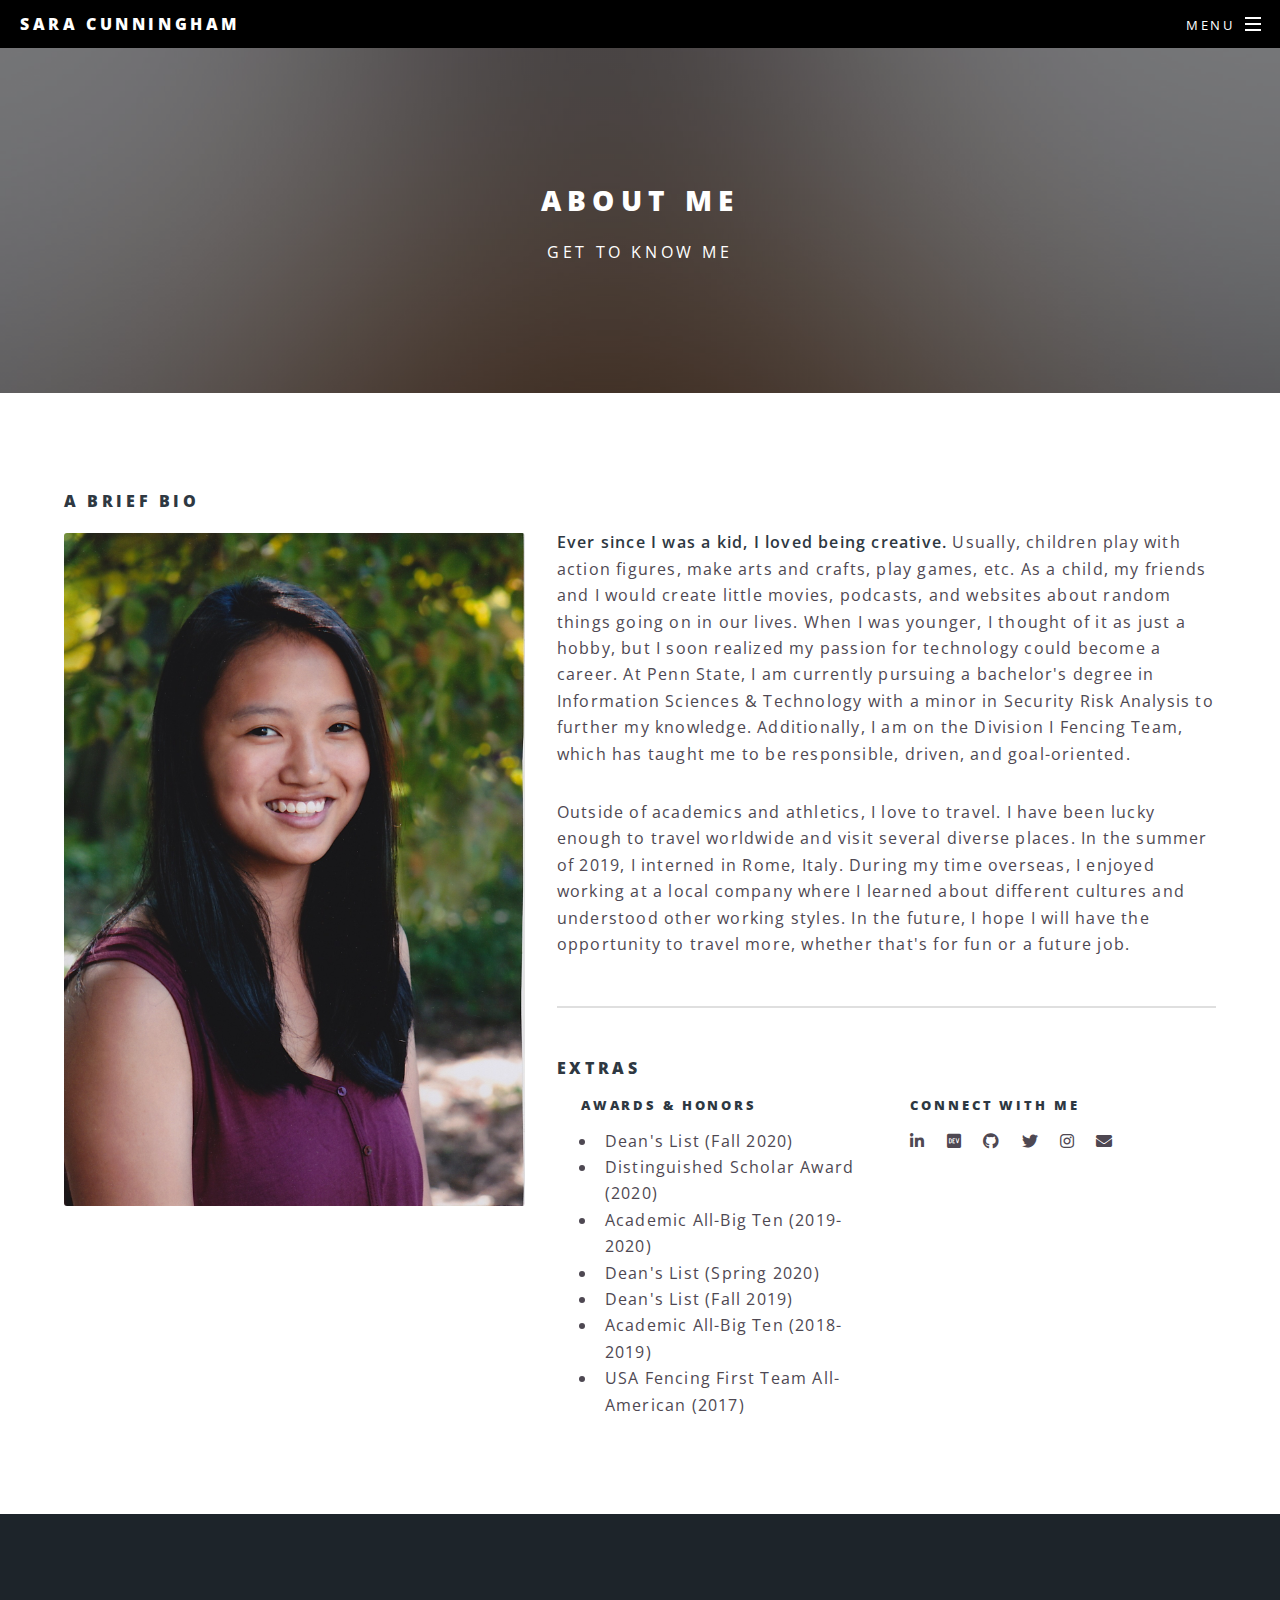
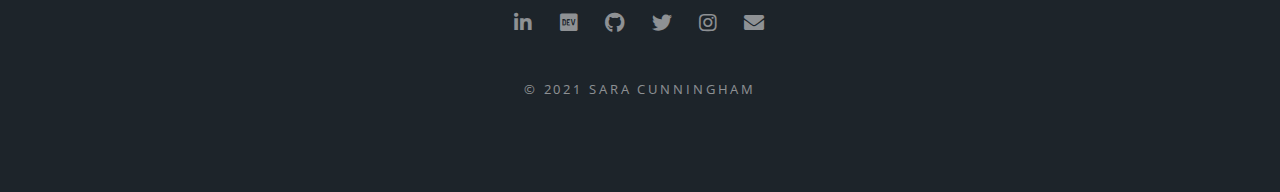
<file: aboutMe.html>
<!DOCTYPE HTML>
<!--
	Spectral by HTML5 UP
	html5up.net | @ajlkn
	Free for personal and commercial use under the CCA 3.0 license (html5up.net/license)
-->
<html>
	<head>
		<title>About | Sara Cunningham</title>
		<link rel="shortcut icon" href="images/goldCrownLogo.png">
		<meta charset="utf-8" />
		<meta name="viewport" content="width=device-width, initial-scale=1, user-scalable=no" />
		<link rel="stylesheet" href="assets/css/main.css" />
		<noscript><link rel="stylesheet" href="assets/css/noscript.css" /></noscript>
	</head>
	<body class="is-preload">

		<!-- Page Wrapper -->
			<div id="page-wrapper">

				<!-- Header -->
					<header id="header">
						<h1><a href="index.html">Sara Cunningham</a></h1>
						<nav id="nav">
							<ul>
								<li class="special">
									<a href="#menu" class="menuToggle"><span>Menu</span></a>
									<div id="menu">
										<ul>
											<li><a href="index.html">Home</a></li>
											<li><a href="myProjects.html">My Portfolio</a></li>
											<li><a href="aboutMe.html">About Me</a></li>
											<li><a target="_blank" rel="noopener noreferrer" href="https://dev.to/saracunn">Blog</a></li>
											<li><a href="mailto:saralcunn@gmail.com">Contact</a></li>
										</ul>
									</div>
								</li>
							</ul>
						</nav>
					</header>

				<!-- Main -->
					<article id="main">
						<header>
							<h2>About Me</h2>
							<p>Get to know me</p>
						</header>
						<section class="wrapper style5">
							<div class="inner">

								<section>
									<h4>A brief bio</h4>
									<p>
										<span class="image left"><image src="images/saraProfile.jpg" alt=""/></image></span>
									<b>Ever since I was a kid, I loved being creative.</b> Usually, children play with action figures, make arts and crafts, play games, etc. As a child, my friends and I would create little movies, podcasts, and websites about random things going on in our lives. When I was younger, I thought of it as just a hobby, but I soon realized my passion for technology could become a career. At Penn State, I am currently pursuing a bachelor's degree in Information Sciences & Technology with a minor in Security Risk Analysis to further my knowledge. Additionally, I am on the Division I Fencing Team, which has taught me to be responsible, driven, and goal-oriented. 
									</p>

									<p>
									Outside of academics and athletics, I love to travel. I have been lucky enough to travel worldwide and visit several diverse places. In the summer of 2019, I interned in Rome, Italy. During my time overseas, I enjoyed working at a local company where I learned about different cultures and understood other working styles. In the future, I hope I will have the opportunity to travel more, whether that's for fun or a future job.
									</p>
									
									<hr />

								<section>
									<h4>Extras</h4>
									<div class="row">
										<div class="col-6 col-12-medium">
											<h5>Awards & Honors</h5>
											<ul>
												<li>Dean's List (Fall 2020)</li>
												<li>Distinguished Scholar Award (2020)</li>
												<li>Academic All-Big Ten (2019-2020)</li>
												<li>Dean's List (Spring 2020)</li>
												<li>Dean's List (Fall 2019)</li>
												<li>Academic All-Big Ten (2018-2019)</li>
												<li>USA Fencing First Team All-American (2017)</li>
										</div>
										
										<div class="col-6 col-12-medium">
											</ol>
											<h5>Connect with me</h5>
											<ul class="icons">
												<li><a target="_blank" rel="noopener noreferrer" href="https://www.linkedin.com/in/saracunn/" class="icon brands fa-linkedin-in"><span class="label">Linkedin</span></a></li>
												<li><a target="_blank" rel="noopener noreferrer" href="https://dev.to/saracunn" class="icon brands fa-dev"><span class="label">Dev</span></a></li>
												<li><a target="_blank" rel="noopener noreferrer" href="https://github.com/saracunn" class="icon brands fa-github"><span class="label">Github</span></a></li>
												<li><a target="_blank" rel="noopener noreferrer" href="https://twitter.com/s_cuttingham" class="icon brands fa-twitter"><span class="label">Twitter</span></a></li>
												<li><a target="_blank" rel="noopener noreferrer" href="https://instagram.com/supasara" class="icon brands fa-instagram"><span class="label">Instagram</span></a></li>
												<li><a href="mailto:saralcunn@gmail.com" class="icon solid fa-envelope"><span class="label">Email</span></a></li>
											</ul>
										</div>
									</div>
								</section>	
							</div>
						</section>
					</article>

				<!-- Footer -->
				<footer id="footer">
					<ul class="icons">
						<li><a target="_blank" rel="noopener noreferrer" href="https://www.linkedin.com/in/saracunn/" class="icon brands fa-linkedin-in"><span class="label">Linkedin</span></a></li>

						<li><a target="_blank" rel="noopener noreferrer" href="https://dev.to/saracunn" class="icon brands fa-dev"><span class="label">Dev</span></a></li>

						<li><a target="_blank" rel="noopener noreferrer" href="https://github.com/saracunn" class="icon brands fa-github"><span class="label">Github</span></a></li>

						<li><a target="_blank" rel="noopener noreferrer" href="https://twitter.com/s_cuttingham" class="icon brands fa-twitter"><span class="label">Twitter</span></a></li>
		
						<li><a target="_blank" rel="noopener noreferrer" href="https://instagram.com/supasara" class="icon brands fa-instagram"><span class="label">Instagram</span></a></li>

						<li><a href="mailto:saralcunn@gmail.com" class="icon solid fa-envelope"><span class="label">Email</span></a></li>
					</ul>
					<ul class="copyright">
						<li>&copy; 2021 Sara Cunningham</li>
					</ul>
				</footer>

			</div>

		<!-- Scripts -->
			<script src="assets/js/jquery.min.js"></script>
			<script src="assets/js/jquery.scrollex.min.js"></script>
			<script src="assets/js/jquery.scrolly.min.js"></script>
			<script src="assets/js/browser.min.js"></script>
			<script src="assets/js/breakpoints.min.js"></script>
			<script src="assets/js/util.js"></script>
			<script src="assets/js/main.js"></script>

	</body>
</html>
</file>
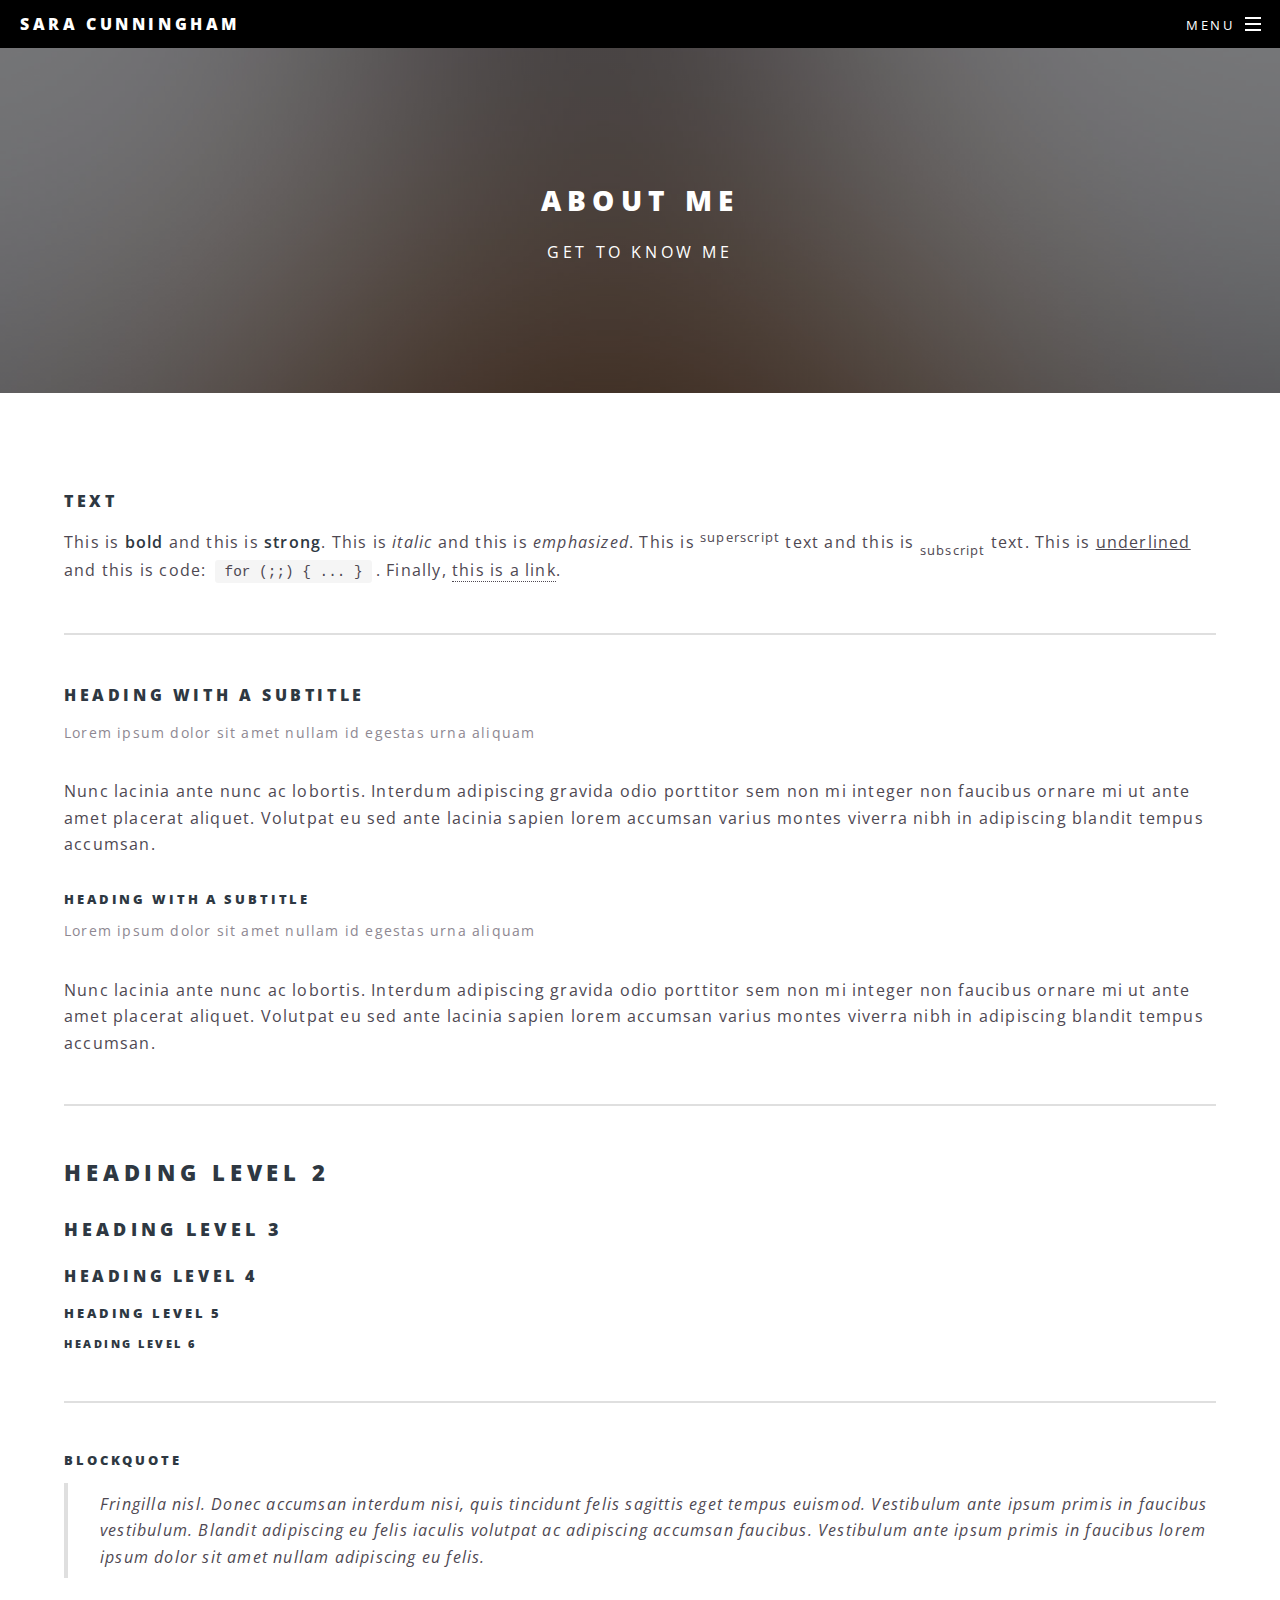
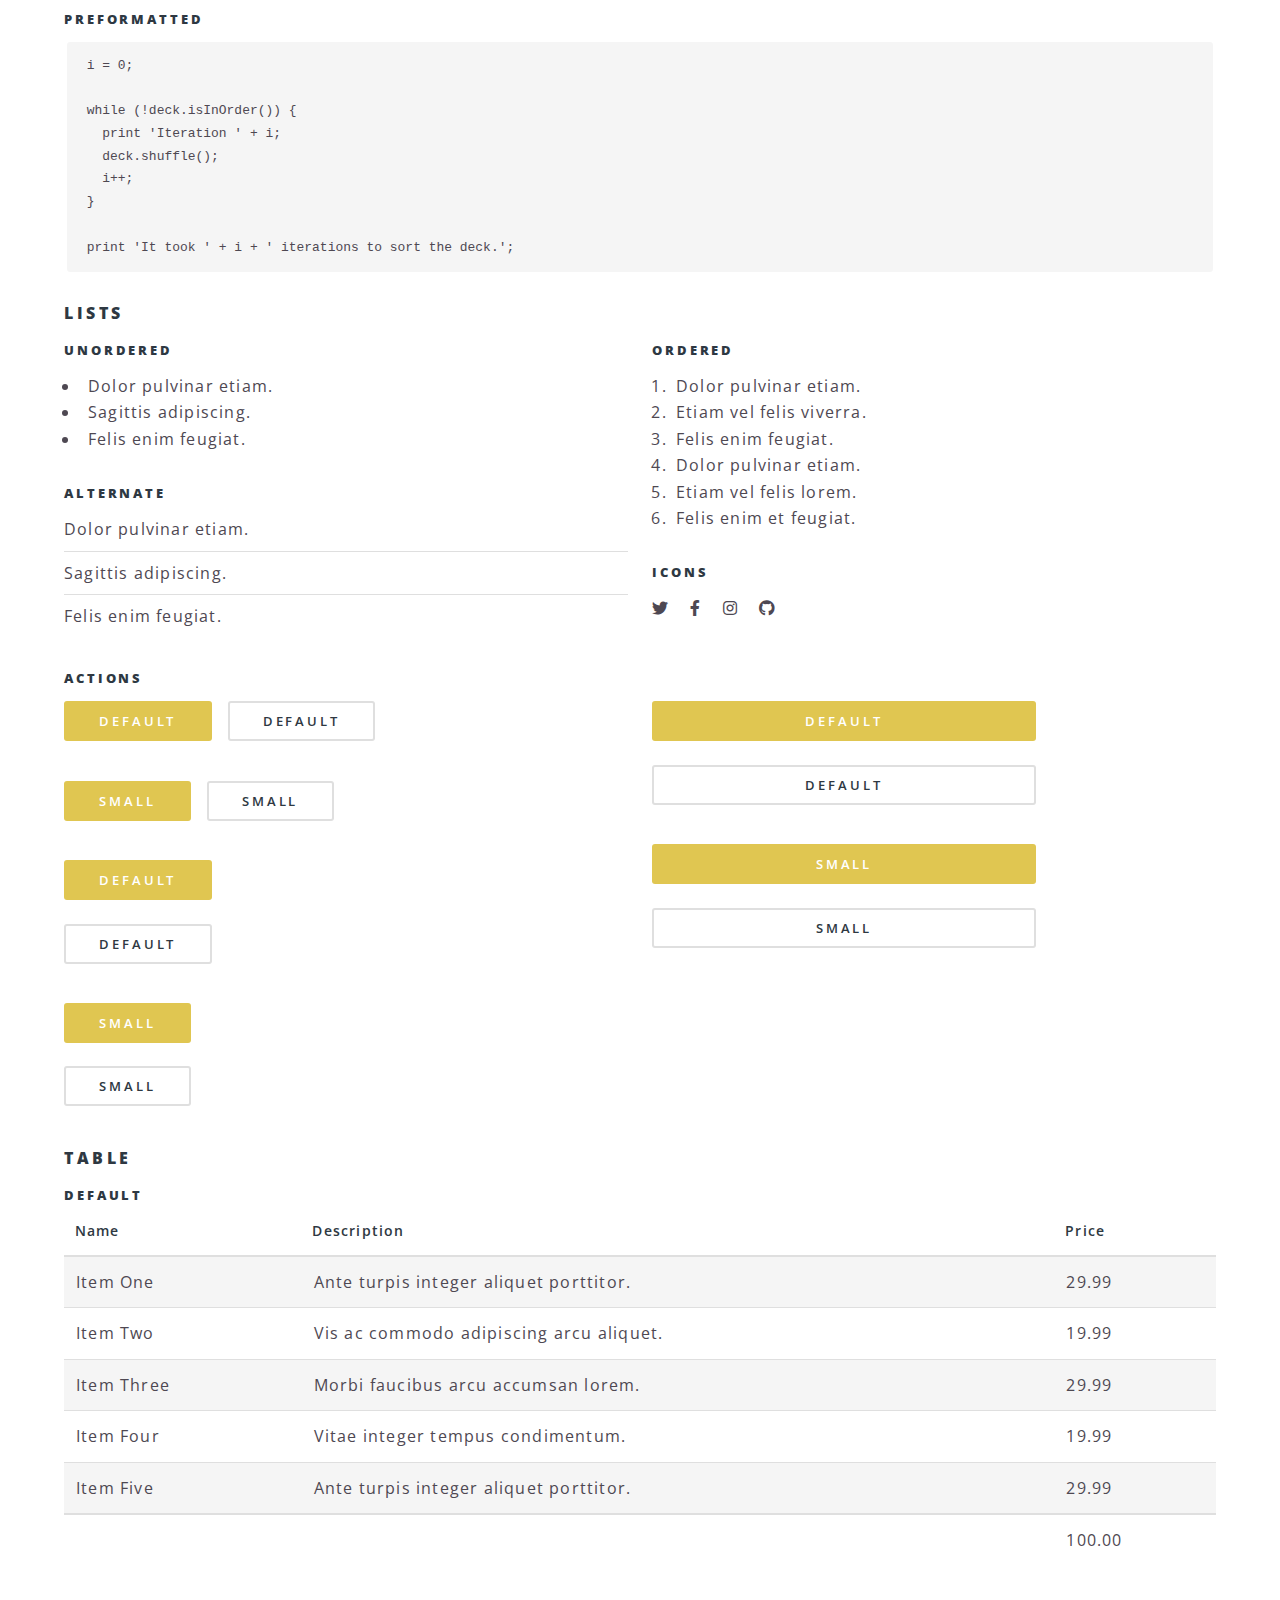
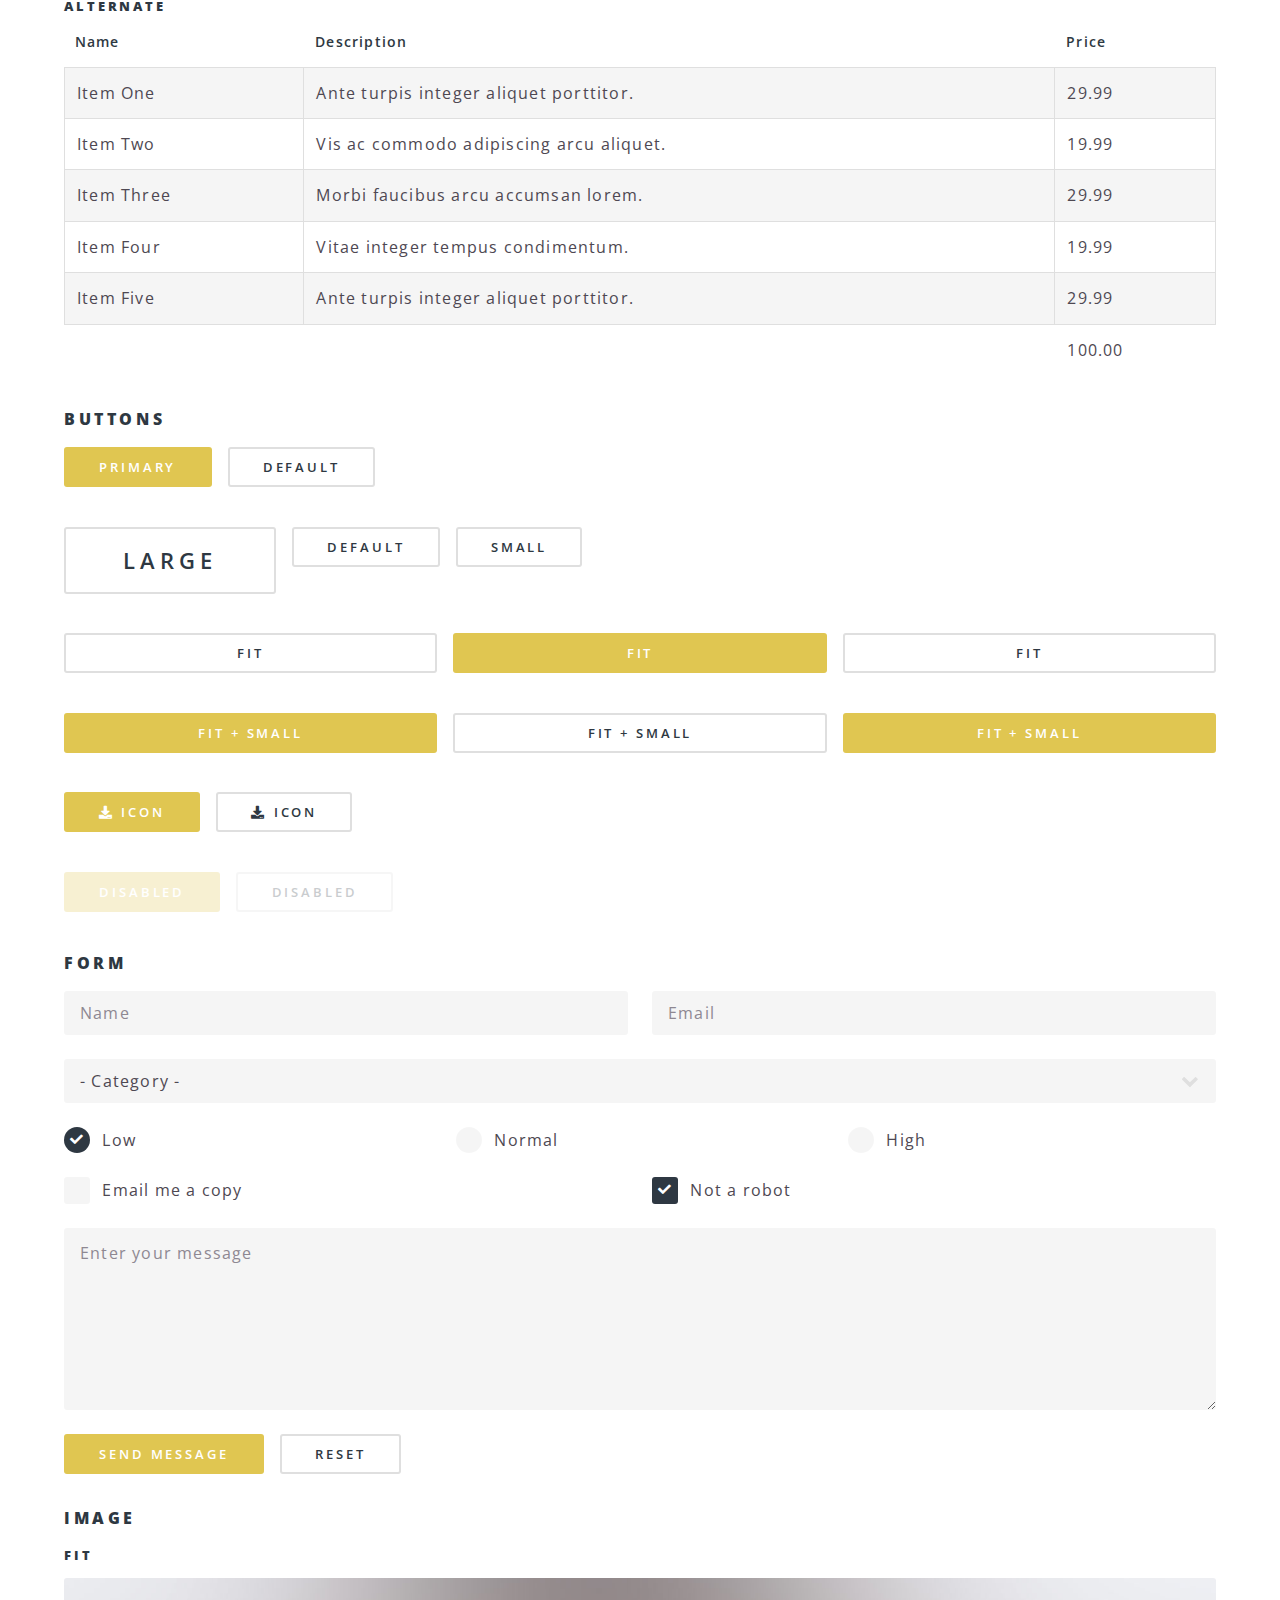
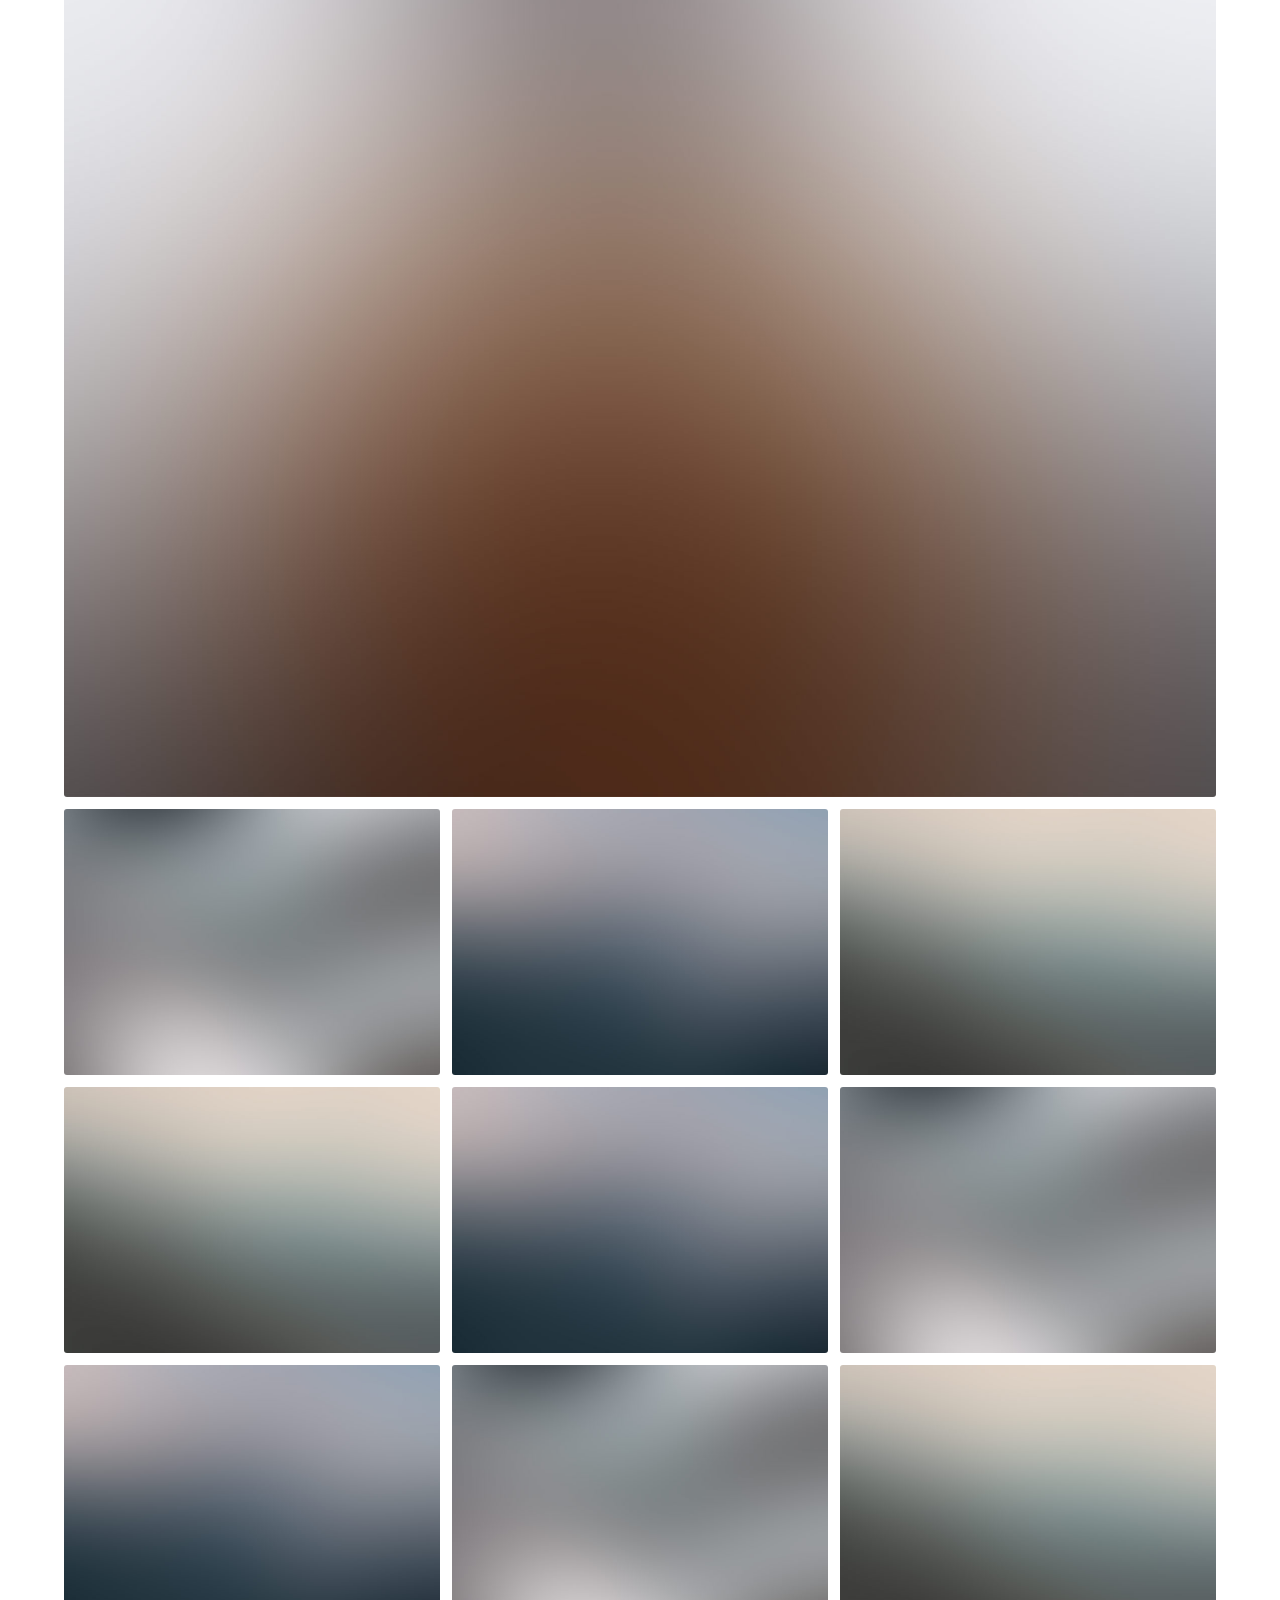
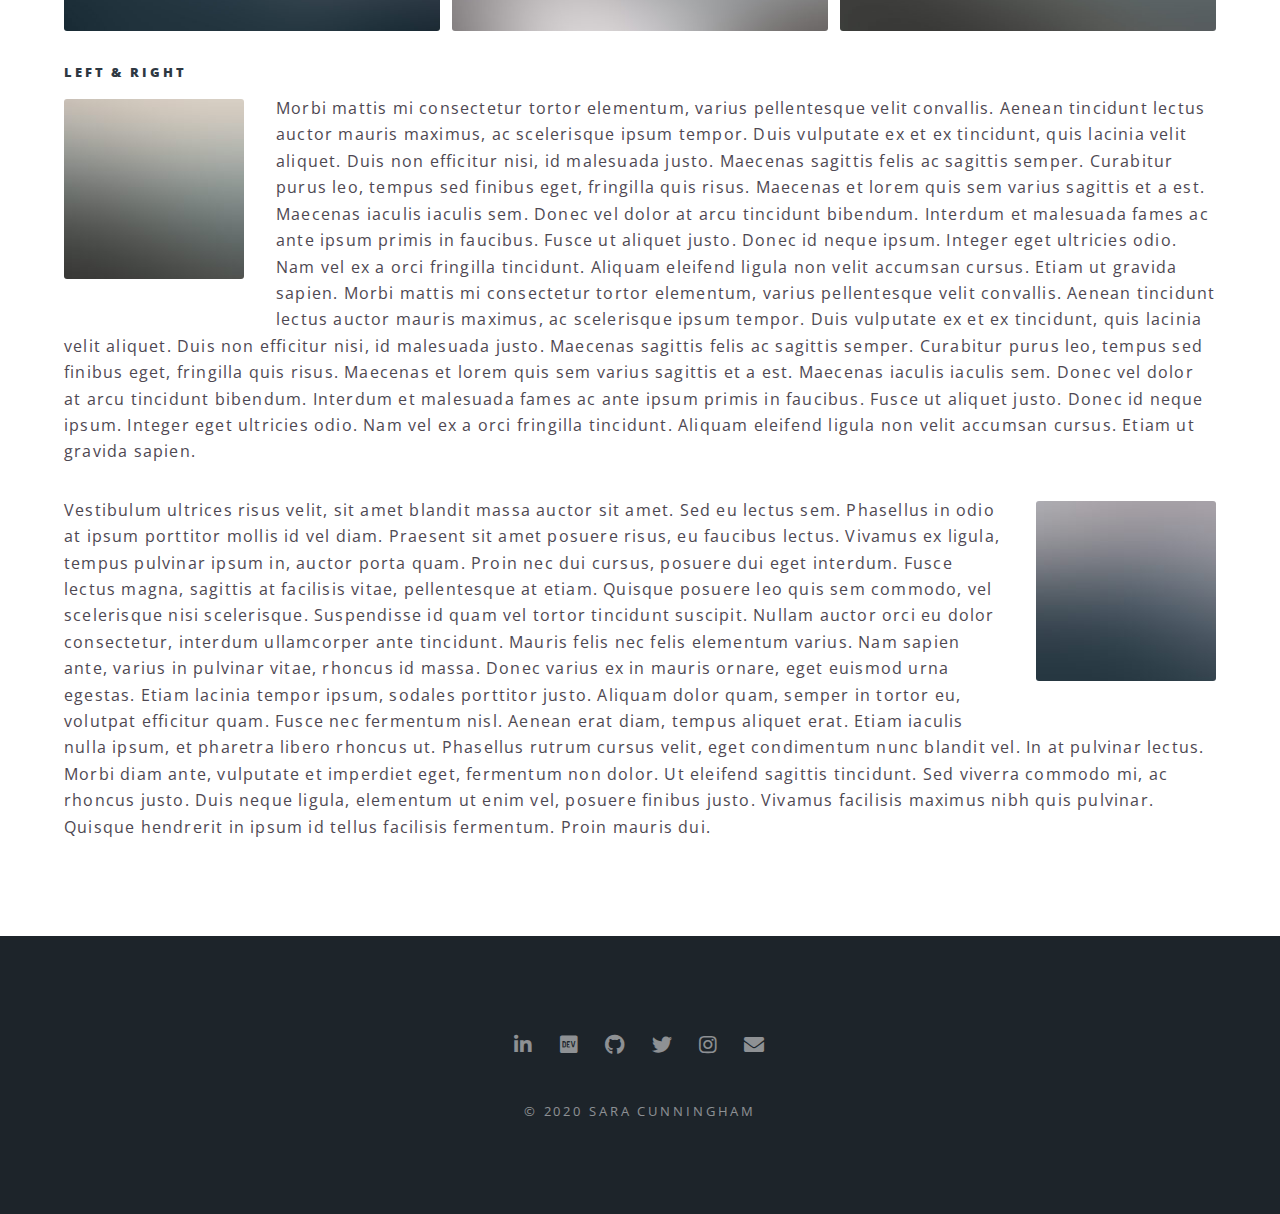
<file: aboutMe2.html>
<!DOCTYPE HTML>
<!--
	Spectral by HTML5 UP
	html5up.net | @ajlkn
	Free for personal and commercial use under the CCA 3.0 license (html5up.net/license)
-->
<html>
	<head>
		<title>Sara Cunningham</title>
		<meta charset="utf-8" />
		<meta name="viewport" content="width=device-width, initial-scale=1, user-scalable=no" />
		<link rel="stylesheet" href="assets/css/main.css" />
		<noscript><link rel="stylesheet" href="assets/css/noscript.css" /></noscript>
	</head>
	<body class="is-preload">

		<!-- Page Wrapper -->
			<div id="page-wrapper">

				<!-- Header -->
					<header id="header">
						<h1><a href="index.html">Sara Cunningham</a></h1>
						<nav id="nav">
							<ul>
								<li class="special">
									<a href="#menu" class="menuToggle"><span>Menu</span></a>
									<div id="menu">
										<ul>
											<li><a href="index.html">Home</a></li>
											<li><a href="myProjects.html">My Portfolio</a></li>
											<li><a href="aboutMe.html">About Me</a></li>
											<li><a target="_blank" rel="noopener noreferrer" href="https://dev.to/saracunn">Blog</a></li>
											<li><a href="#">Log In</a></li>
										</ul>
									</div>
								</li>
							</ul>
						</nav>
					</header>

				<!-- Main -->
					<article id="main">
						<header>
							<h2>About Me</h2>
							<p>Get to know me</p>
						</header>
						<section class="wrapper style5">
							<div class="inner">

								<section>
									<h4>Text</h4>
									<p>This is <b>bold</b> and this is <strong>strong</strong>. This is <i>italic</i> and this is <em>emphasized</em>.
									This is <sup>superscript</sup> text and this is <sub>subscript</sub> text.
									This is <u>underlined</u> and this is code: <code>for (;;) { ... }</code>. Finally, <a href="#">this is a link</a>.</p>
									<hr />
									<header>
										<h4>Heading with a Subtitle</h4>
										<p>Lorem ipsum dolor sit amet nullam id egestas urna aliquam</p>
									</header>
									<p>Nunc lacinia ante nunc ac lobortis. Interdum adipiscing gravida odio porttitor sem non mi integer non faucibus ornare mi ut ante amet placerat aliquet. Volutpat eu sed ante lacinia sapien lorem accumsan varius montes viverra nibh in adipiscing blandit tempus accumsan.</p>
									<header>
										<h5>Heading with a Subtitle</h5>
										<p>Lorem ipsum dolor sit amet nullam id egestas urna aliquam</p>
									</header>
									<p>Nunc lacinia ante nunc ac lobortis. Interdum adipiscing gravida odio porttitor sem non mi integer non faucibus ornare mi ut ante amet placerat aliquet. Volutpat eu sed ante lacinia sapien lorem accumsan varius montes viverra nibh in adipiscing blandit tempus accumsan.</p>
									<hr />
									<h2>Heading Level 2</h2>
									<h3>Heading Level 3</h3>
									<h4>Heading Level 4</h4>
									<h5>Heading Level 5</h5>
									<h6>Heading Level 6</h6>
									<hr />
									<h5>Blockquote</h5>
									<blockquote>Fringilla nisl. Donec accumsan interdum nisi, quis tincidunt felis sagittis eget tempus euismod. Vestibulum ante ipsum primis in faucibus vestibulum. Blandit adipiscing eu felis iaculis volutpat ac adipiscing accumsan faucibus. Vestibulum ante ipsum primis in faucibus lorem ipsum dolor sit amet nullam adipiscing eu felis.</blockquote>
									<h5>Preformatted</h5>
									<pre><code>i = 0;

while (!deck.isInOrder()) {
  print 'Iteration ' + i;
  deck.shuffle();
  i++;
}

print 'It took ' + i + ' iterations to sort the deck.';</code></pre>
								</section>

								<section>
									<h4>Lists</h4>
									<div class="row">
										<div class="col-6 col-12-medium">
											<h5>Unordered</h5>
											<ul>
												<li>Dolor pulvinar etiam.</li>
												<li>Sagittis adipiscing.</li>
												<li>Felis enim feugiat.</li>
											</ul>
											<h5>Alternate</h5>
											<ul class="alt">
												<li>Dolor pulvinar etiam.</li>
												<li>Sagittis adipiscing.</li>
												<li>Felis enim feugiat.</li>
											</ul>
										</div>
										<div class="col-6 col-12-medium">
											<h5>Ordered</h5>
											<ol>
												<li>Dolor pulvinar etiam.</li>
												<li>Etiam vel felis viverra.</li>
												<li>Felis enim feugiat.</li>
												<li>Dolor pulvinar etiam.</li>
												<li>Etiam vel felis lorem.</li>
												<li>Felis enim et feugiat.</li>
											</ol>
											<h5>Icons</h5>
											<ul class="icons">
												<li><a href="#" class="icon brands fa-twitter"><span class="label">Twitter</span></a></li>
												<li><a href="#" class="icon brands fa-facebook-f"><span class="label">Facebook</span></a></li>
												<li><a href="#" class="icon brands fa-instagram"><span class="label">Instagram</span></a></li>
												<li><a href="#" class="icon brands fa-github"><span class="label">Github</span></a></li>
											</ul>
										</div>
									</div>
									<h5>Actions</h5>
									<div class="row">
										<div class="col-6 col-12-medium">
											<ul class="actions">
												<li><a href="#" class="button primary">Default</a></li>
												<li><a href="#" class="button">Default</a></li>
											</ul>
											<ul class="actions small">
												<li><a href="#" class="button primary small">Small</a></li>
												<li><a href="#" class="button small">Small</a></li>
											</ul>
											<ul class="actions stacked">
												<li><a href="#" class="button primary">Default</a></li>
												<li><a href="#" class="button">Default</a></li>
											</ul>
											<ul class="actions stacked">
												<li><a href="#" class="button primary small">Small</a></li>
												<li><a href="#" class="button small">Small</a></li>
											</ul>
										</div>
										<div class="col-6 col-12-medium">
											<ul class="actions stacked">
												<li><a href="#" class="button primary fit">Default</a></li>
												<li><a href="#" class="button fit">Default</a></li>
											</ul>
											<ul class="actions stacked">
												<li><a href="#" class="button primary small fit">Small</a></li>
												<li><a href="#" class="button small fit">Small</a></li>
											</ul>
										</div>
									</div>
								</section>

								<section>
									<h4>Table</h4>
									<h5>Default</h5>
									<div class="table-wrapper">
										<table>
											<thead>
												<tr>
													<th>Name</th>
													<th>Description</th>
													<th>Price</th>
												</tr>
											</thead>
											<tbody>
												<tr>
													<td>Item One</td>
													<td>Ante turpis integer aliquet porttitor.</td>
													<td>29.99</td>
												</tr>
												<tr>
													<td>Item Two</td>
													<td>Vis ac commodo adipiscing arcu aliquet.</td>
													<td>19.99</td>
												</tr>
												<tr>
													<td>Item Three</td>
													<td> Morbi faucibus arcu accumsan lorem.</td>
													<td>29.99</td>
												</tr>
												<tr>
													<td>Item Four</td>
													<td>Vitae integer tempus condimentum.</td>
													<td>19.99</td>
												</tr>
												<tr>
													<td>Item Five</td>
													<td>Ante turpis integer aliquet porttitor.</td>
													<td>29.99</td>
												</tr>
											</tbody>
											<tfoot>
												<tr>
													<td colspan="2"></td>
													<td>100.00</td>
												</tr>
											</tfoot>
										</table>
									</div>

									<h5>Alternate</h5>
									<div class="table-wrapper">
										<table class="alt">
											<thead>
												<tr>
													<th>Name</th>
													<th>Description</th>
													<th>Price</th>
												</tr>
											</thead>
											<tbody>
												<tr>
													<td>Item One</td>
													<td>Ante turpis integer aliquet porttitor.</td>
													<td>29.99</td>
												</tr>
												<tr>
													<td>Item Two</td>
													<td>Vis ac commodo adipiscing arcu aliquet.</td>
													<td>19.99</td>
												</tr>
												<tr>
													<td>Item Three</td>
													<td> Morbi faucibus arcu accumsan lorem.</td>
													<td>29.99</td>
												</tr>
												<tr>
													<td>Item Four</td>
													<td>Vitae integer tempus condimentum.</td>
													<td>19.99</td>
												</tr>
												<tr>
													<td>Item Five</td>
													<td>Ante turpis integer aliquet porttitor.</td>
													<td>29.99</td>
												</tr>
											</tbody>
											<tfoot>
												<tr>
													<td colspan="2"></td>
													<td>100.00</td>
												</tr>
											</tfoot>
										</table>
									</div>
								</section>

								<section>
									<h4>Buttons</h4>
									<ul class="actions">
										<li><a href="#" class="button primary">Primary</a></li>
										<li><a href="#" class="button">Default</a></li>
									</ul>
									<ul class="actions">
										<li><a href="#" class="button large">Large</a></li>
										<li><a href="#" class="button">Default</a></li>
										<li><a href="#" class="button small">Small</a></li>
									</ul>
									<ul class="actions fit">
										<li><a href="#" class="button fit">Fit</a></li>
										<li><a href="#" class="button primary fit">Fit</a></li>
										<li><a href="#" class="button fit">Fit</a></li>
									</ul>
									<ul class="actions fit small">
										<li><a href="#" class="button primary fit small">Fit + Small</a></li>
										<li><a href="#" class="button fit small">Fit + Small</a></li>
										<li><a href="#" class="button primary fit small">Fit + Small</a></li>
									</ul>
									<ul class="actions">
										<li><a href="images/IST440W-Project.pdf" class="button primary icon solid fa-download" download>Icon</a></li>
										<li><a href="images/IST440W-Project.pdf" class="button icon solid fa-download" download>Icon</a></li>
									</ul>
									<ul class="actions">
										<li><span class="button primary disabled">Disabled</span></li>
										<li><span class="button disabled">Disabled</span></li>
									</ul>
								</section>

								<section>
									<h4>Form</h4>
									<form method="post" action="#">
										<div class="row gtr-uniform">
											<div class="col-6 col-12-xsmall">
												<input type="text" name="demo-name" id="demo-name" value="" placeholder="Name" />
											</div>
											<div class="col-6 col-12-xsmall">
												<input type="email" name="demo-email" id="demo-email" value="" placeholder="Email" />
											</div>
											<div class="col-12">
												<select name="demo-category" id="demo-category">
													<option value="">- Category -</option>
													<option value="1">Manufacturing</option>
													<option value="1">Shipping</option>
													<option value="1">Administration</option>
													<option value="1">Human Resources</option>
												</select>
											</div>
											<div class="col-4 col-12-small">
												<input type="radio" id="demo-priority-low" name="demo-priority" checked>
												<label for="demo-priority-low">Low</label>
											</div>
											<div class="col-4 col-12-small">
												<input type="radio" id="demo-priority-normal" name="demo-priority">
												<label for="demo-priority-normal">Normal</label>
											</div>
											<div class="col-4 col-12-small">
												<input type="radio" id="demo-priority-high" name="demo-priority">
												<label for="demo-priority-high">High</label>
											</div>
											<div class="col-6 col-12-small">
												<input type="checkbox" id="demo-copy" name="demo-copy">
												<label for="demo-copy">Email me a copy</label>
											</div>
											<div class="col-6 col-12-small">
												<input type="checkbox" id="demo-human" name="demo-human" checked>
												<label for="demo-human">Not a robot</label>
											</div>
											<div class="col-12">
												<textarea name="demo-message" id="demo-message" placeholder="Enter your message" rows="6"></textarea>
											</div>
											<div class="col-12">
												<ul class="actions">
													<li><input type="submit" value="Send Message" class="primary" /></li>
													<li><input type="reset" value="Reset" /></li>
												</ul>
											</div>
										</div>
									</form>
								</section>

								<section>
									<h4>Image</h4>
									<h5>Fit</h5>
									<div class="box alt">
										<div class="row gtr-50 gtr-uniform">
											<div class="col-12"><span class="image fit"><img src="images/banner.jpg" alt="" /></span></div>
											<div class="col-4"><span class="image fit"><img src="images/pic01.jpg" alt="" /></span></div>
											<div class="col-4"><span class="image fit"><img src="images/pic02.jpg" alt="" /></span></div>
											<div class="col-4"><span class="image fit"><img src="images/pic03.jpg" alt="" /></span></div>
											<div class="col-4"><span class="image fit"><img src="images/pic03.jpg" alt="" /></span></div>
											<div class="col-4"><span class="image fit"><img src="images/pic02.jpg" alt="" /></span></div>
											<div class="col-4"><span class="image fit"><img src="images/pic01.jpg" alt="" /></span></div>
											<div class="col-4"><span class="image fit"><img src="images/pic02.jpg" alt="" /></span></div>
											<div class="col-4"><span class="image fit"><img src="images/pic01.jpg" alt="" /></span></div>
											<div class="col-4"><span class="image fit"><img src="images/pic03.jpg" alt="" /></span></div>
										</div>
									</div>
									<h5>Left &amp; Right</h5>
									<p><span class="image left"><img src="images/pic04.jpg" alt="" /></span>Morbi mattis mi consectetur tortor elementum, varius pellentesque velit convallis. Aenean tincidunt lectus auctor mauris maximus, ac scelerisque ipsum tempor. Duis vulputate ex et ex tincidunt, quis lacinia velit aliquet. Duis non efficitur nisi, id malesuada justo. Maecenas sagittis felis ac sagittis semper. Curabitur purus leo, tempus sed finibus eget, fringilla quis risus. Maecenas et lorem quis sem varius sagittis et a est. Maecenas iaculis iaculis sem. Donec vel dolor at arcu tincidunt bibendum. Interdum et malesuada fames ac ante ipsum primis in faucibus. Fusce ut aliquet justo. Donec id neque ipsum. Integer eget ultricies odio. Nam vel ex a orci fringilla tincidunt. Aliquam eleifend ligula non velit accumsan cursus. Etiam ut gravida sapien. Morbi mattis mi consectetur tortor elementum, varius pellentesque velit convallis. Aenean tincidunt lectus auctor mauris maximus, ac scelerisque ipsum tempor. Duis vulputate ex et ex tincidunt, quis lacinia velit aliquet. Duis non efficitur nisi, id malesuada justo. Maecenas sagittis felis ac sagittis semper. Curabitur purus leo, tempus sed finibus eget, fringilla quis risus. Maecenas et lorem quis sem varius sagittis et a est. Maecenas iaculis iaculis sem. Donec vel dolor at arcu tincidunt bibendum. Interdum et malesuada fames ac ante ipsum primis in faucibus. Fusce ut aliquet justo. Donec id neque ipsum. Integer eget ultricies odio. Nam vel ex a orci fringilla tincidunt. Aliquam eleifend ligula non velit accumsan cursus. Etiam ut gravida sapien.</p>
									<p><span class="image right"><img src="images/pic05.jpg" alt="" /></span>Vestibulum ultrices risus velit, sit amet blandit massa auctor sit amet. Sed eu lectus sem. Phasellus in odio at ipsum porttitor mollis id vel diam. Praesent sit amet posuere risus, eu faucibus lectus. Vivamus ex ligula, tempus pulvinar ipsum in, auctor porta quam. Proin nec dui cursus, posuere dui eget interdum. Fusce lectus magna, sagittis at facilisis vitae, pellentesque at etiam. Quisque posuere leo quis sem commodo, vel scelerisque nisi scelerisque. Suspendisse id quam vel tortor tincidunt suscipit. Nullam auctor orci eu dolor consectetur, interdum ullamcorper ante tincidunt. Mauris felis nec felis elementum varius. Nam sapien ante, varius in pulvinar vitae, rhoncus id massa. Donec varius ex in mauris ornare, eget euismod urna egestas. Etiam lacinia tempor ipsum, sodales porttitor justo. Aliquam dolor quam, semper in tortor eu, volutpat efficitur quam. Fusce nec fermentum nisl. Aenean erat diam, tempus aliquet erat. Etiam iaculis nulla ipsum, et pharetra libero rhoncus ut. Phasellus rutrum cursus velit, eget condimentum nunc blandit vel. In at pulvinar lectus. Morbi diam ante, vulputate et imperdiet eget, fermentum non dolor. Ut eleifend sagittis tincidunt. Sed viverra commodo mi, ac rhoncus justo. Duis neque ligula, elementum ut enim vel, posuere finibus justo. Vivamus facilisis maximus nibh quis pulvinar. Quisque hendrerit in ipsum id tellus facilisis fermentum. Proin mauris dui.</p>
								</section>

							</div>
						</section>
					</article>

				<!-- Footer -->
				<footer id="footer">
					<ul class="icons">
						<li><a href="https://www.linkedin.com/in/saracunn/" class="icon brands fa-linkedin-in"><span class="label">Linkedin</span></a></li>

						<li><a href="https://dev.to/saracunn" class="icon brands fa-dev"><span class="label">Dev</span></a></li>

						<li><a href="https://github.com/saracunn" class="icon brands fa-github"><span class="label">Github</span></a></li>

						<li><a href="https://twitter.com/s_cuttingham" class="icon brands fa-twitter"><span class="label">Twitter</span></a></li>
		
						<li><a href="https://instagram.com/supasara" class="icon brands fa-instagram"><span class="label">Instagram</span></a></li>

						<li><a href="mailto:saralcunn@gmail.com" class="icon solid fa-envelope"><span class="label">Email</span></a></li>
					</ul>
					<ul class="copyright">
						<li>&copy; 2020 Sara Cunningham</li>
					</ul>
				</footer>

			</div>

		<!-- Scripts -->
			<script src="assets/js/jquery.min.js"></script>
			<script src="assets/js/jquery.scrollex.min.js"></script>
			<script src="assets/js/jquery.scrolly.min.js"></script>
			<script src="assets/js/browser.min.js"></script>
			<script src="assets/js/breakpoints.min.js"></script>
			<script src="assets/js/util.js"></script>
			<script src="assets/js/main.js"></script>

	</body>
</html>
</file>
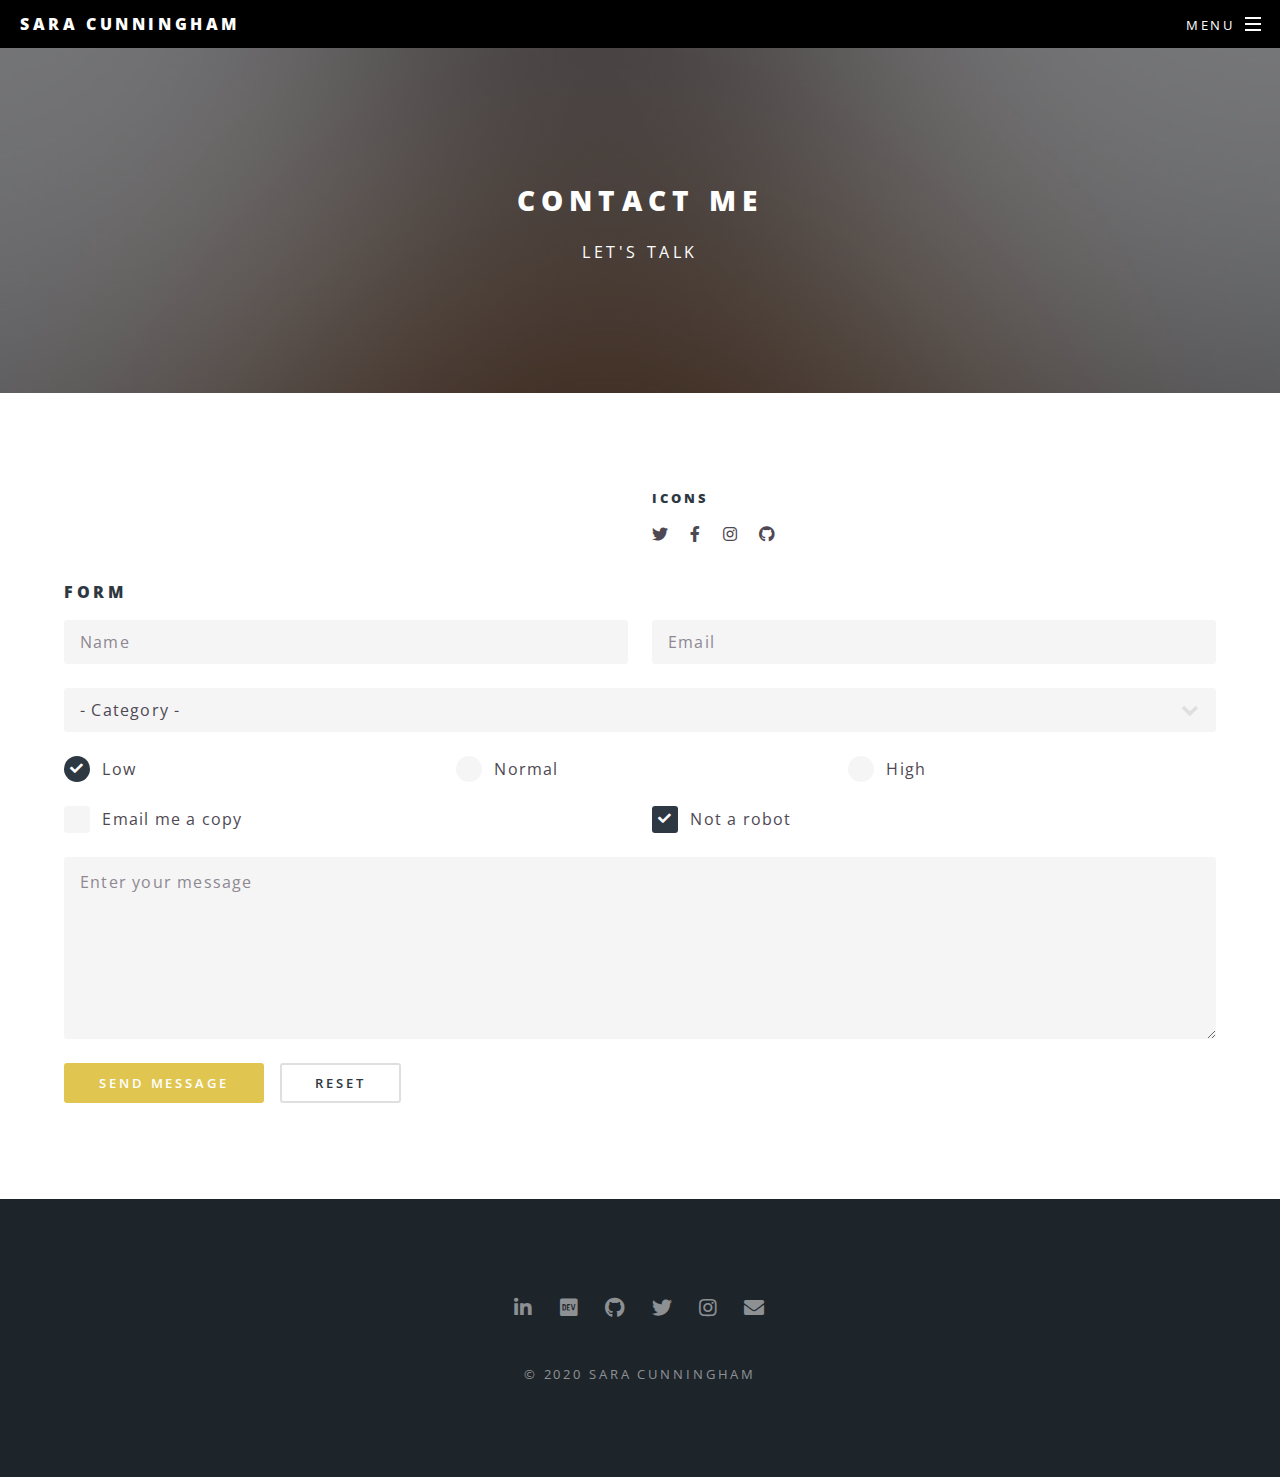
<file: contactMe.html>
<!DOCTYPE HTML>
<!--
	Spectral by HTML5 UP
	html5up.net | @ajlkn
	Free for personal and commercial use under the CCA 3.0 license (html5up.net/license)
-->
<html>
	<head>
		<title>Sara Cunningham</title>
		<meta charset="utf-8" />
		<meta name="viewport" content="width=device-width, initial-scale=1, user-scalable=no" />
		<link rel="stylesheet" href="assets/css/main.css" />
		<noscript><link rel="stylesheet" href="assets/css/noscript.css" /></noscript>
	</head>
	<body class="is-preload">

		<!-- Page Wrapper -->
			<div id="page-wrapper">

				<!-- Header -->
					<header id="header">
						<h1><a href="index.html">Sara Cunningham</a></h1>
						<nav id="nav">
							<ul>
								<li class="special">
									<a href="#menu" class="menuToggle"><span>Menu</span></a>
									<div id="menu">
										<ul>
											<li><a href="index.html">Home</a></li>
											<li><a href="myProjects.html">My Portfolio</a></li>
											<li><a href="aboutMe.html">About Me</a></li>
											<li><a href="https://dev.to/saracunn">Blog</a></li>
											<li><a href="#">Log In</a></li>
										</ul>
									</div>
								</li>
							</ul>
						</nav>
					</header>

				<!-- Main -->
					<article id="main">
						<header>
							<h2>Contact Me</h2>
							<p>Let's talk</p>
						</header>
						<section class="wrapper style5">
							<div class="inner">
                                
									<div class="row">
										<div class="col-6 col-12-medium">
										</div>
										<div class="col-6 col-12-medium">
											
											<h5>Icons</h5>
											<ul class="icons">
												<li><a href="#" class="icon brands fa-twitter"><span class="label">Twitter</span></a></li>
												<li><a href="#" class="icon brands fa-facebook-f"><span class="label">Facebook</span></a></li>
												<li><a href="#" class="icon brands fa-instagram"><span class="label">Instagram</span></a></li>
												<li><a href="#" class="icon brands fa-github"><span class="label">Github</span></a></li>
											</ul>
										
									</div>
									

								<section>
									<h4>Form</h4>
									<form method="post" action="#">
										<div class="row gtr-uniform">
											<div class="col-6 col-12-xsmall">
												<input type="text" name="demo-name" id="demo-name" value="" placeholder="Name" />
											</div>
											<div class="col-6 col-12-xsmall">
												<input type="email" name="demo-email" id="demo-email" value="" placeholder="Email" />
											</div>
											<div class="col-12">
												<select name="demo-category" id="demo-category">
													<option value="">- Category -</option>
													<option value="1">Manufacturing</option>
													<option value="1">Shipping</option>
													<option value="1">Administration</option>
													<option value="1">Human Resources</option>
												</select>
											</div>
											<div class="col-4 col-12-small">
												<input type="radio" id="demo-priority-low" name="demo-priority" checked>
												<label for="demo-priority-low">Low</label>
											</div>
											<div class="col-4 col-12-small">
												<input type="radio" id="demo-priority-normal" name="demo-priority">
												<label for="demo-priority-normal">Normal</label>
											</div>
											<div class="col-4 col-12-small">
												<input type="radio" id="demo-priority-high" name="demo-priority">
												<label for="demo-priority-high">High</label>
											</div>
											<div class="col-6 col-12-small">
												<input type="checkbox" id="demo-copy" name="demo-copy">
												<label for="demo-copy">Email me a copy</label>
											</div>
											<div class="col-6 col-12-small">
												<input type="checkbox" id="demo-human" name="demo-human" checked>
												<label for="demo-human">Not a robot</label>
											</div>
											<div class="col-12">
												<textarea name="demo-message" id="demo-message" placeholder="Enter your message" rows="6"></textarea>
											</div>
											<div class="col-12">
												<ul class="actions">
													<li><input type="submit" value="Send Message" class="primary" /></li>
													<li><input type="reset" value="Reset" /></li>
												</ul>
											</div>
										</div>
									</form>
								</section>							

							</div>
						</section>
					</article>

				<!-- Footer -->
				<footer id="footer">
					<ul class="icons">
						<li><a href="https://www.linkedin.com/in/saracunn/" class="icon brands fa-linkedin-in"><span class="label">Linkedin</span></a></li>

						<li><a href="https://dev.to/saracunn" class="icon brands fa-dev"><span class="label">Dev</span></a></li>

						<li><a href="https://github.com/saracunn" class="icon brands fa-github"><span class="label">Github</span></a></li>

						<li><a href="https://twitter.com/s_cuttingham" class="icon brands fa-twitter"><span class="label">Twitter</span></a></li>
		
						<li><a href="https://instagram.com/supasara" class="icon brands fa-instagram"><span class="label">Instagram</span></a></li>

						<li><a href="mailto:saralcunn@gmail.com" class="icon solid fa-envelope"><span class="label">Email</span></a></li>
					</ul>
					<ul class="copyright">
						<li>&copy; 2020 Sara Cunningham</li>
					</ul>
				</footer>

			</div>

		<!-- Scripts -->
			<script src="assets/js/jquery.min.js"></script>
			<script src="assets/js/jquery.scrollex.min.js"></script>
			<script src="assets/js/jquery.scrolly.min.js"></script>
			<script src="assets/js/browser.min.js"></script>
			<script src="assets/js/breakpoints.min.js"></script>
			<script src="assets/js/util.js"></script>
			<script src="assets/js/main.js"></script>

	</body>
</html>
</file>
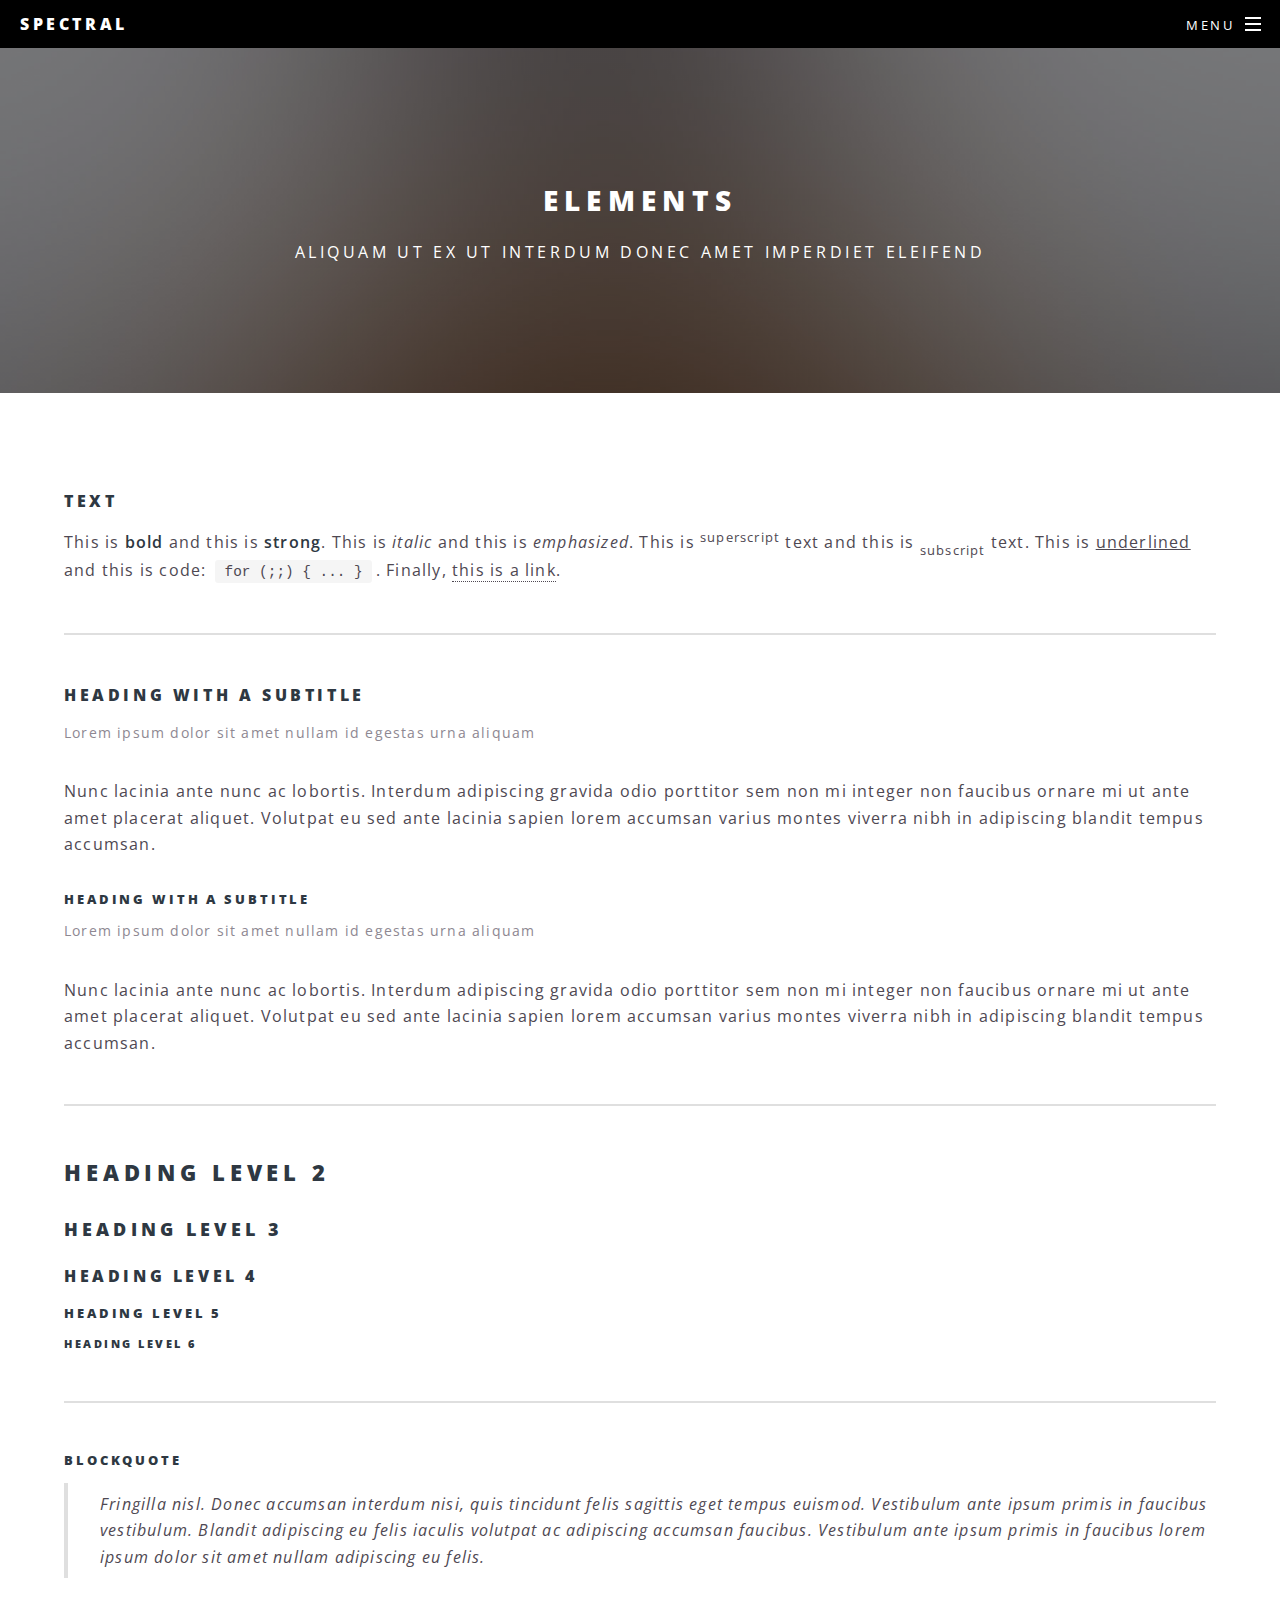
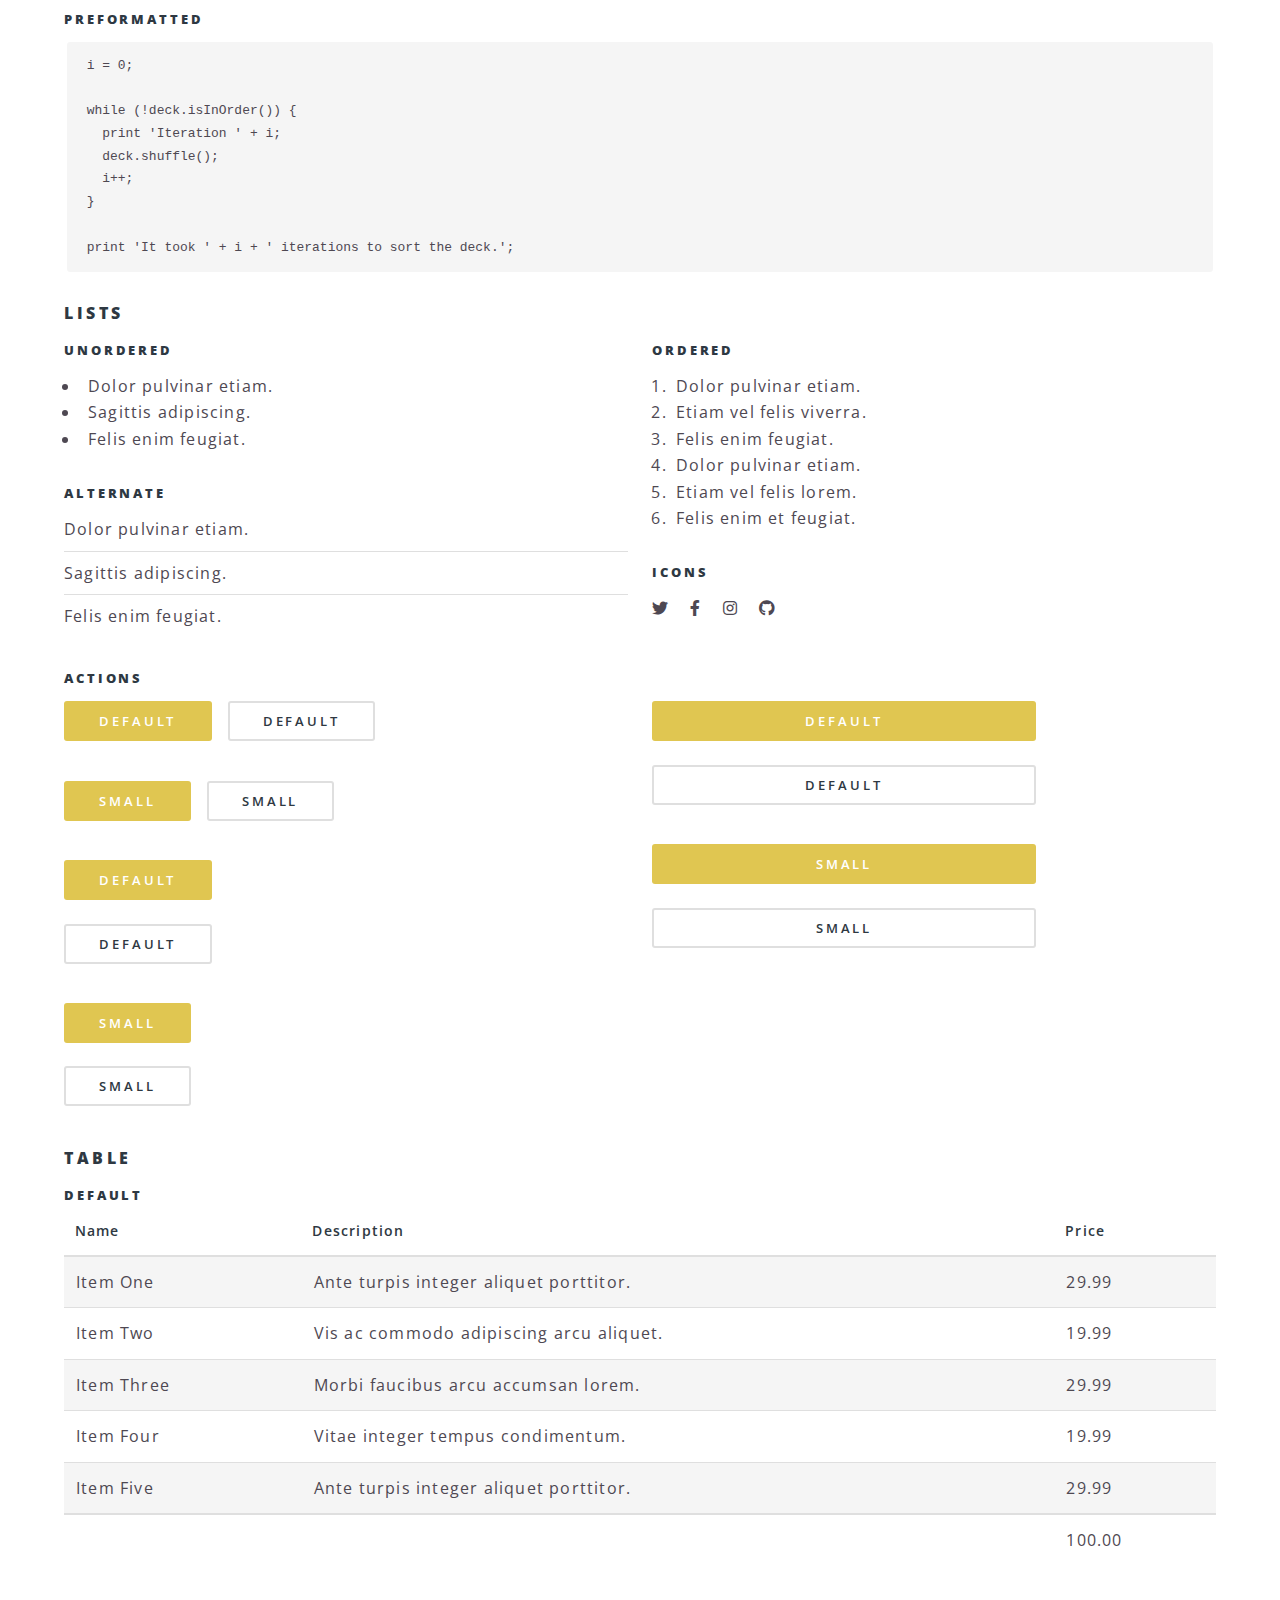
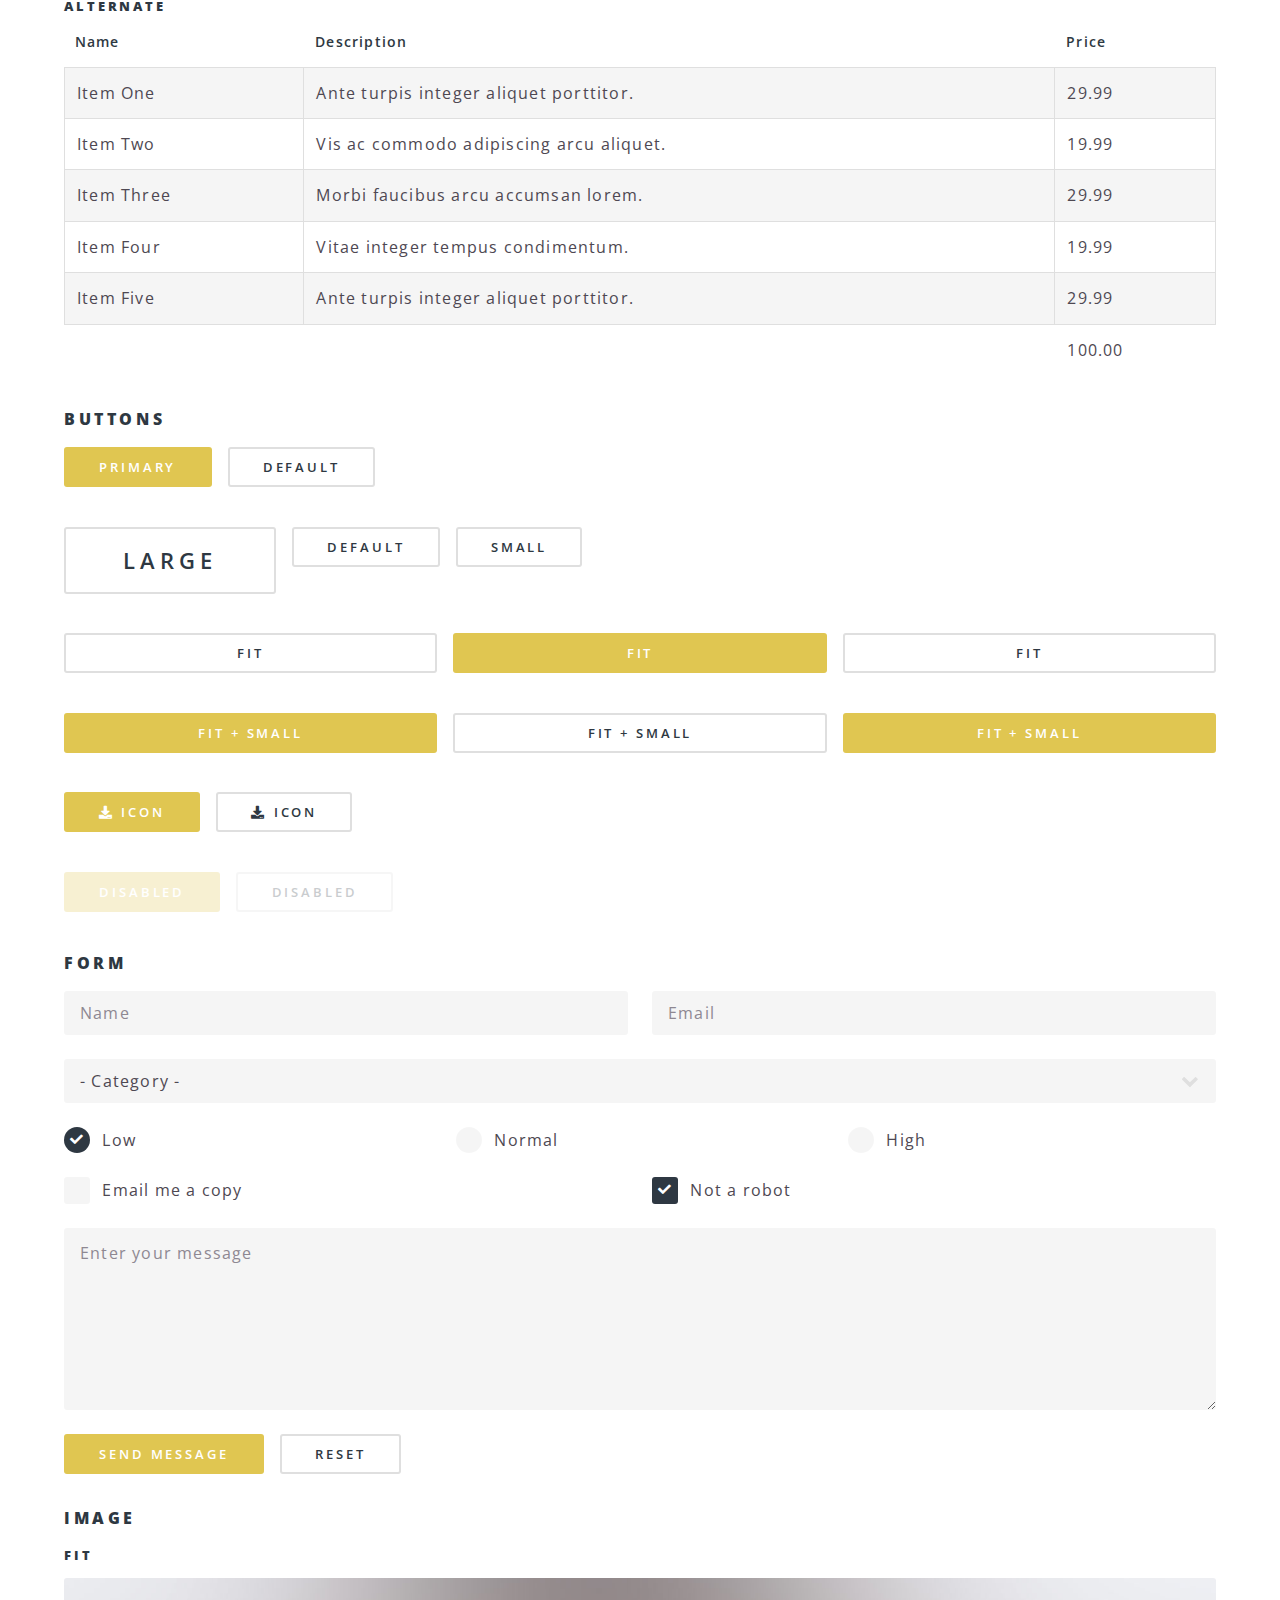
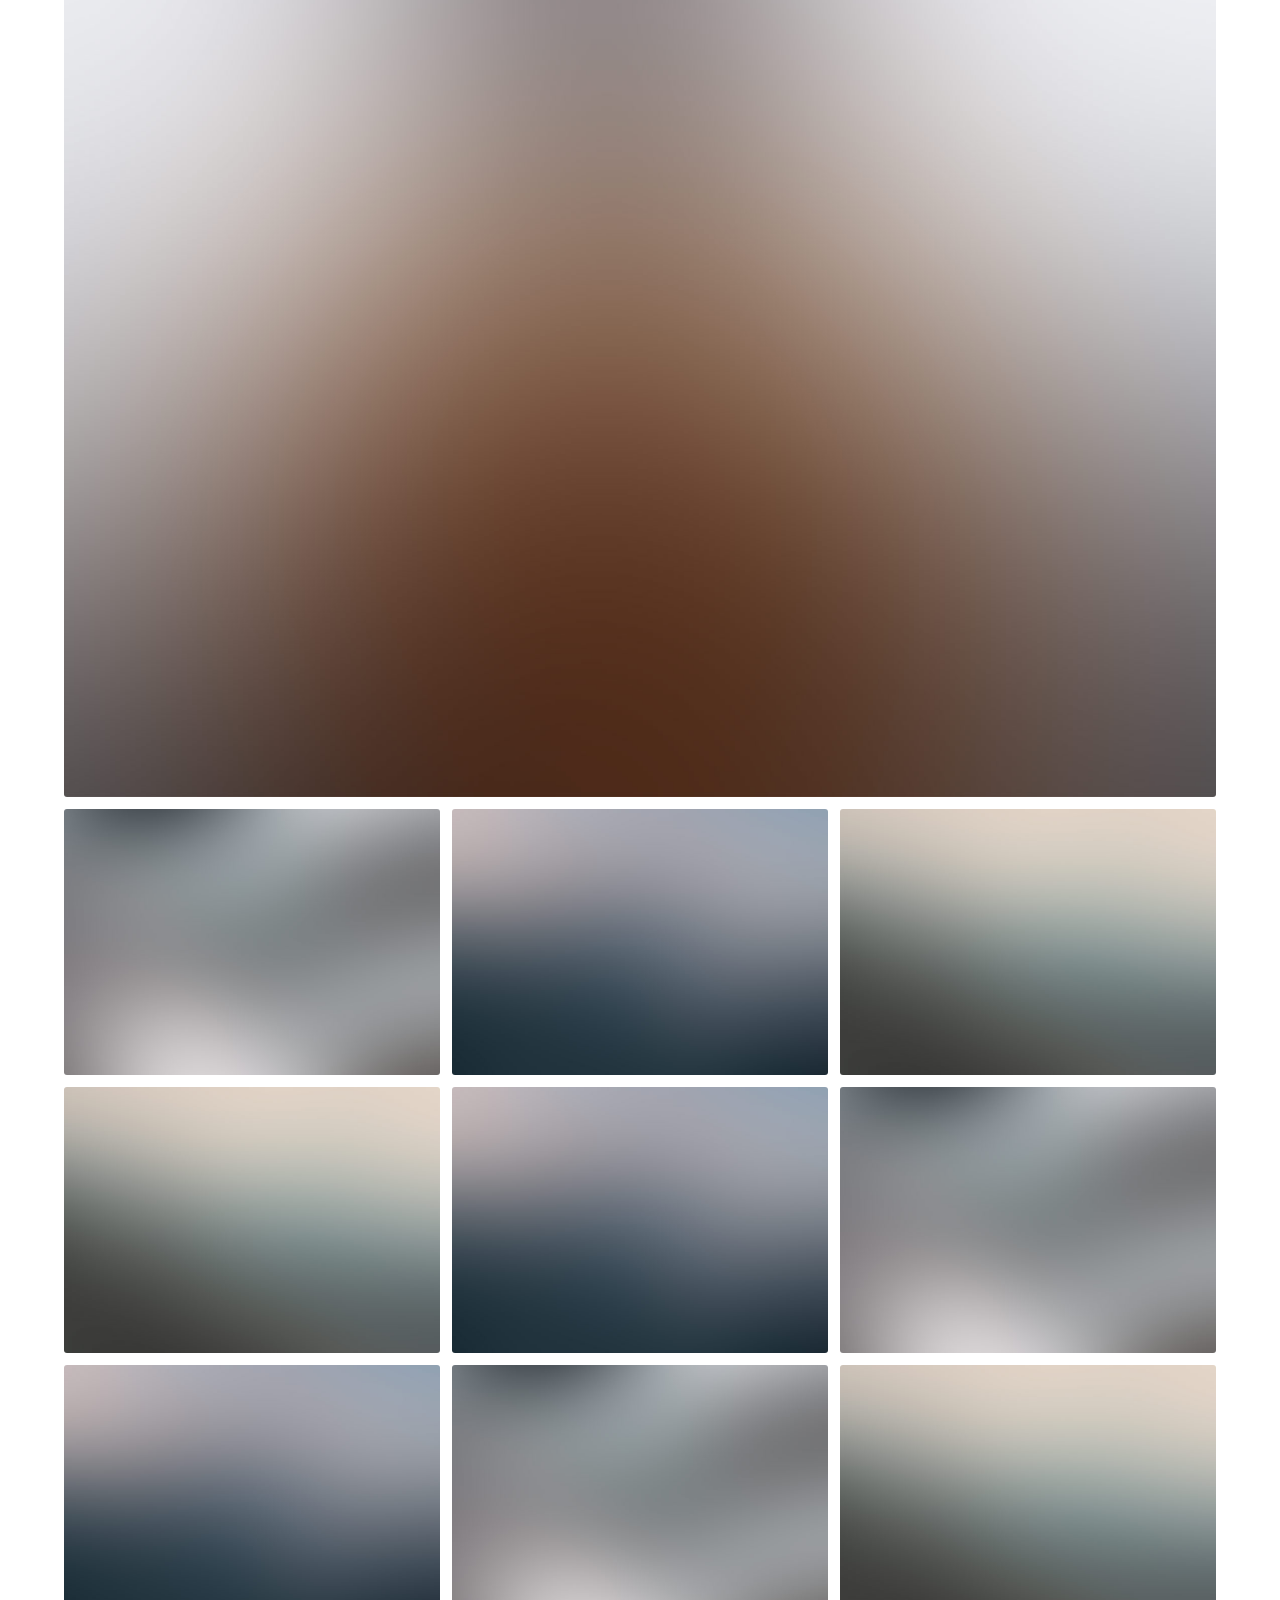
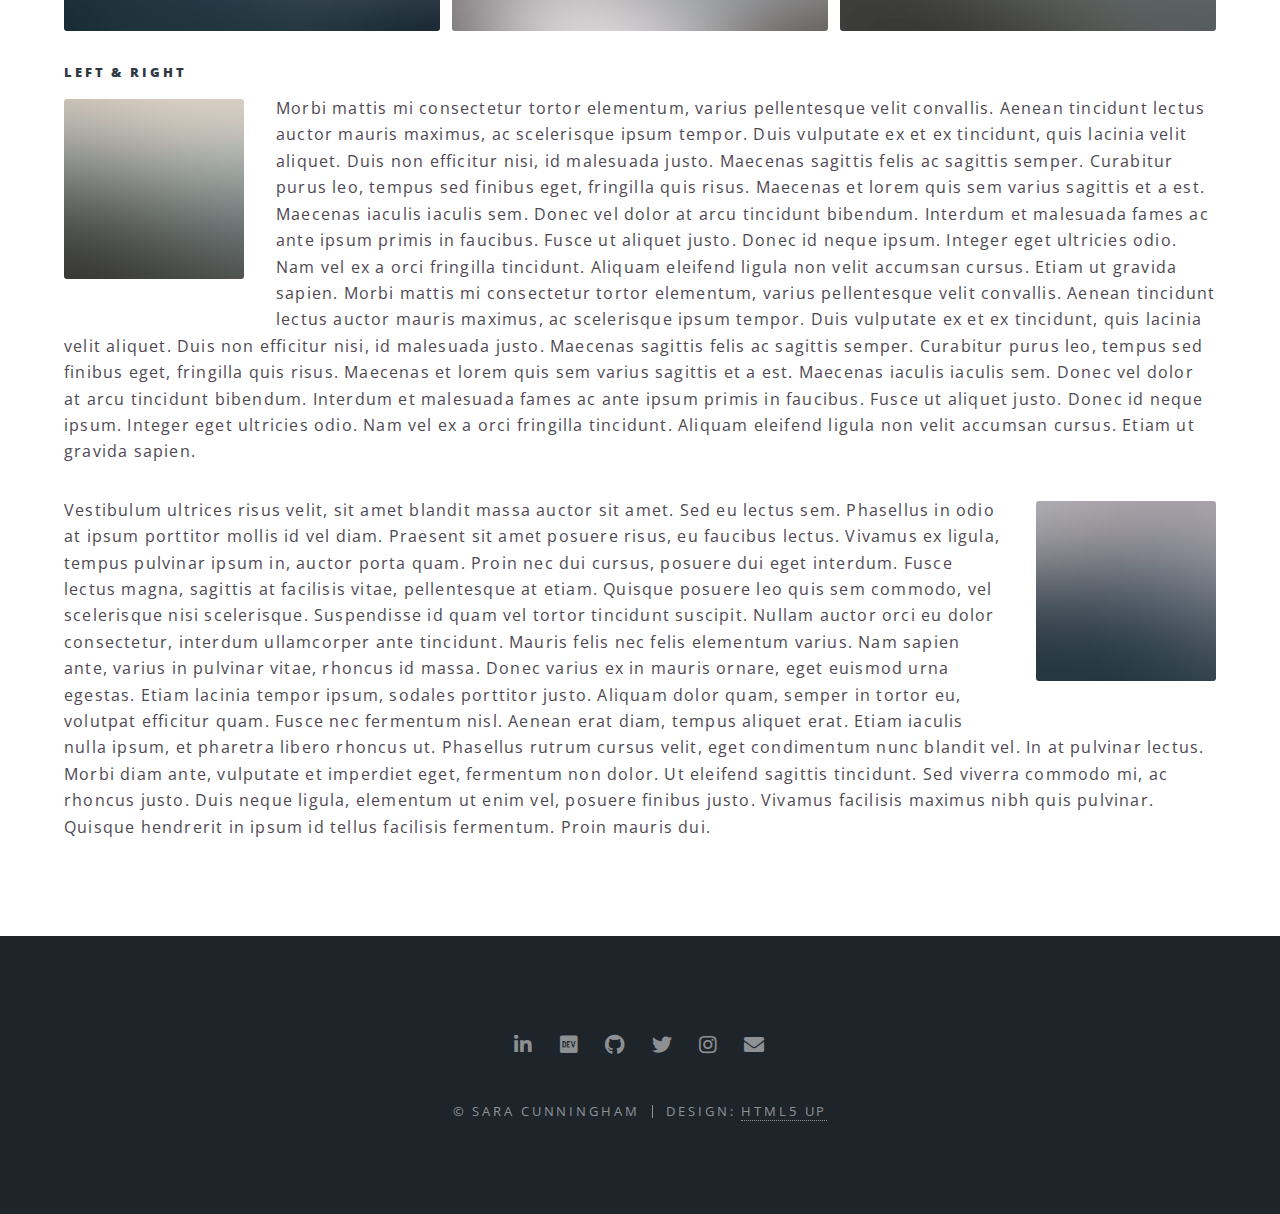
<file: elements.html>
<!DOCTYPE HTML>
<!--
	Spectral by HTML5 UP
	html5up.net | @ajlkn
	Free for personal and commercial use under the CCA 3.0 license (html5up.net/license)
-->
<html>
	<head>
		<title>Elements - Spectral by HTML5 UP</title>
		<meta charset="utf-8" />
		<meta name="viewport" content="width=device-width, initial-scale=1, user-scalable=no" />
		<link rel="stylesheet" href="assets/css/main.css" />
		<noscript><link rel="stylesheet" href="assets/css/noscript.css" /></noscript>
	</head>
	<body class="is-preload">

		<!-- Page Wrapper -->
			<div id="page-wrapper">

				<!-- Header -->
					<header id="header">
						<h1><a href="index.html">Spectral</a></h1>
						<nav id="nav">
							<ul>
								<li class="special">
									<a href="#menu" class="menuToggle"><span>Menu</span></a>
									<div id="menu">
										<ul>
											<li><a href="index.html">Home</a></li>
											<li><a href="generic.html">Generic</a></li>
											<li><a href="elements.html">Elements</a></li>
											<li><a href="https://dev.to/saracunn">Blog</a></li>
											<li><a href="#">Log In</a></li>
										</ul>
									</div>
								</li>
							</ul>
						</nav>
					</header>

				<!-- Main -->
					<article id="main">
						<header>
							<h2>Elements</h2>
							<p>Aliquam ut ex ut interdum donec amet imperdiet eleifend</p>
						</header>
						<section class="wrapper style5">
							<div class="inner">

								<section>
									<h4>Text</h4>
									<p>This is <b>bold</b> and this is <strong>strong</strong>. This is <i>italic</i> and this is <em>emphasized</em>.
									This is <sup>superscript</sup> text and this is <sub>subscript</sub> text.
									This is <u>underlined</u> and this is code: <code>for (;;) { ... }</code>. Finally, <a href="#">this is a link</a>.</p>
									<hr />
									<header>
										<h4>Heading with a Subtitle</h4>
										<p>Lorem ipsum dolor sit amet nullam id egestas urna aliquam</p>
									</header>
									<p>Nunc lacinia ante nunc ac lobortis. Interdum adipiscing gravida odio porttitor sem non mi integer non faucibus ornare mi ut ante amet placerat aliquet. Volutpat eu sed ante lacinia sapien lorem accumsan varius montes viverra nibh in adipiscing blandit tempus accumsan.</p>
									<header>
										<h5>Heading with a Subtitle</h5>
										<p>Lorem ipsum dolor sit amet nullam id egestas urna aliquam</p>
									</header>
									<p>Nunc lacinia ante nunc ac lobortis. Interdum adipiscing gravida odio porttitor sem non mi integer non faucibus ornare mi ut ante amet placerat aliquet. Volutpat eu sed ante lacinia sapien lorem accumsan varius montes viverra nibh in adipiscing blandit tempus accumsan.</p>
									<hr />
									<h2>Heading Level 2</h2>
									<h3>Heading Level 3</h3>
									<h4>Heading Level 4</h4>
									<h5>Heading Level 5</h5>
									<h6>Heading Level 6</h6>
									<hr />
									<h5>Blockquote</h5>
									<blockquote>Fringilla nisl. Donec accumsan interdum nisi, quis tincidunt felis sagittis eget tempus euismod. Vestibulum ante ipsum primis in faucibus vestibulum. Blandit adipiscing eu felis iaculis volutpat ac adipiscing accumsan faucibus. Vestibulum ante ipsum primis in faucibus lorem ipsum dolor sit amet nullam adipiscing eu felis.</blockquote>
									<h5>Preformatted</h5>
									<pre><code>i = 0;

while (!deck.isInOrder()) {
  print 'Iteration ' + i;
  deck.shuffle();
  i++;
}

print 'It took ' + i + ' iterations to sort the deck.';</code></pre>
								</section>

								<section>
									<h4>Lists</h4>
									<div class="row">
										<div class="col-6 col-12-medium">
											<h5>Unordered</h5>
											<ul>
												<li>Dolor pulvinar etiam.</li>
												<li>Sagittis adipiscing.</li>
												<li>Felis enim feugiat.</li>
											</ul>
											<h5>Alternate</h5>
											<ul class="alt">
												<li>Dolor pulvinar etiam.</li>
												<li>Sagittis adipiscing.</li>
												<li>Felis enim feugiat.</li>
											</ul>
										</div>
										<div class="col-6 col-12-medium">
											<h5>Ordered</h5>
											<ol>
												<li>Dolor pulvinar etiam.</li>
												<li>Etiam vel felis viverra.</li>
												<li>Felis enim feugiat.</li>
												<li>Dolor pulvinar etiam.</li>
												<li>Etiam vel felis lorem.</li>
												<li>Felis enim et feugiat.</li>
											</ol>
											<h5>Icons</h5>
											<ul class="icons">
												<li><a href="#" class="icon brands fa-twitter"><span class="label">Twitter</span></a></li>
												<li><a href="#" class="icon brands fa-facebook-f"><span class="label">Facebook</span></a></li>
												<li><a href="#" class="icon brands fa-instagram"><span class="label">Instagram</span></a></li>
												<li><a href="#" class="icon brands fa-github"><span class="label">Github</span></a></li>
											</ul>
										</div>
									</div>
									<h5>Actions</h5>
									<div class="row">
										<div class="col-6 col-12-medium">
											<ul class="actions">
												<li><a href="#" class="button primary">Default</a></li>
												<li><a href="#" class="button">Default</a></li>
											</ul>
											<ul class="actions small">
												<li><a href="#" class="button primary small">Small</a></li>
												<li><a href="#" class="button small">Small</a></li>
											</ul>
											<ul class="actions stacked">
												<li><a href="#" class="button primary">Default</a></li>
												<li><a href="#" class="button">Default</a></li>
											</ul>
											<ul class="actions stacked">
												<li><a href="#" class="button primary small">Small</a></li>
												<li><a href="#" class="button small">Small</a></li>
											</ul>
										</div>
										<div class="col-6 col-12-medium">
											<ul class="actions stacked">
												<li><a href="#" class="button primary fit">Default</a></li>
												<li><a href="#" class="button fit">Default</a></li>
											</ul>
											<ul class="actions stacked">
												<li><a href="#" class="button primary small fit">Small</a></li>
												<li><a href="#" class="button small fit">Small</a></li>
											</ul>
										</div>
									</div>
								</section>

								<section>
									<h4>Table</h4>
									<h5>Default</h5>
									<div class="table-wrapper">
										<table>
											<thead>
												<tr>
													<th>Name</th>
													<th>Description</th>
													<th>Price</th>
												</tr>
											</thead>
											<tbody>
												<tr>
													<td>Item One</td>
													<td>Ante turpis integer aliquet porttitor.</td>
													<td>29.99</td>
												</tr>
												<tr>
													<td>Item Two</td>
													<td>Vis ac commodo adipiscing arcu aliquet.</td>
													<td>19.99</td>
												</tr>
												<tr>
													<td>Item Three</td>
													<td> Morbi faucibus arcu accumsan lorem.</td>
													<td>29.99</td>
												</tr>
												<tr>
													<td>Item Four</td>
													<td>Vitae integer tempus condimentum.</td>
													<td>19.99</td>
												</tr>
												<tr>
													<td>Item Five</td>
													<td>Ante turpis integer aliquet porttitor.</td>
													<td>29.99</td>
												</tr>
											</tbody>
											<tfoot>
												<tr>
													<td colspan="2"></td>
													<td>100.00</td>
												</tr>
											</tfoot>
										</table>
									</div>

									<h5>Alternate</h5>
									<div class="table-wrapper">
										<table class="alt">
											<thead>
												<tr>
													<th>Name</th>
													<th>Description</th>
													<th>Price</th>
												</tr>
											</thead>
											<tbody>
												<tr>
													<td>Item One</td>
													<td>Ante turpis integer aliquet porttitor.</td>
													<td>29.99</td>
												</tr>
												<tr>
													<td>Item Two</td>
													<td>Vis ac commodo adipiscing arcu aliquet.</td>
													<td>19.99</td>
												</tr>
												<tr>
													<td>Item Three</td>
													<td> Morbi faucibus arcu accumsan lorem.</td>
													<td>29.99</td>
												</tr>
												<tr>
													<td>Item Four</td>
													<td>Vitae integer tempus condimentum.</td>
													<td>19.99</td>
												</tr>
												<tr>
													<td>Item Five</td>
													<td>Ante turpis integer aliquet porttitor.</td>
													<td>29.99</td>
												</tr>
											</tbody>
											<tfoot>
												<tr>
													<td colspan="2"></td>
													<td>100.00</td>
												</tr>
											</tfoot>
										</table>
									</div>
								</section>

								<section>
									<h4>Buttons</h4>
									<ul class="actions">
										<li><a href="#" class="button primary">Primary</a></li>
										<li><a href="#" class="button">Default</a></li>
									</ul>
									<ul class="actions">
										<li><a href="#" class="button large">Large</a></li>
										<li><a href="#" class="button">Default</a></li>
										<li><a href="#" class="button small">Small</a></li>
									</ul>
									<ul class="actions fit">
										<li><a href="#" class="button fit">Fit</a></li>
										<li><a href="#" class="button primary fit">Fit</a></li>
										<li><a href="#" class="button fit">Fit</a></li>
									</ul>
									<ul class="actions fit small">
										<li><a href="#" class="button primary fit small">Fit + Small</a></li>
										<li><a href="#" class="button fit small">Fit + Small</a></li>
										<li><a href="#" class="button primary fit small">Fit + Small</a></li>
									</ul>
									<ul class="actions">
										<li><a href="#" class="button primary icon solid fa-download">Icon</a></li>
										<li><a href="#" class="button icon solid fa-download">Icon</a></li>
									</ul>
									<ul class="actions">
										<li><span class="button primary disabled">Disabled</span></li>
										<li><span class="button disabled">Disabled</span></li>
									</ul>
								</section>

								<section>
									<h4>Form</h4>
									<form method="post" action="#">
										<div class="row gtr-uniform">
											<div class="col-6 col-12-xsmall">
												<input type="text" name="demo-name" id="demo-name" value="" placeholder="Name" />
											</div>
											<div class="col-6 col-12-xsmall">
												<input type="email" name="demo-email" id="demo-email" value="" placeholder="Email" />
											</div>
											<div class="col-12">
												<select name="demo-category" id="demo-category">
													<option value="">- Category -</option>
													<option value="1">Manufacturing</option>
													<option value="1">Shipping</option>
													<option value="1">Administration</option>
													<option value="1">Human Resources</option>
												</select>
											</div>
											<div class="col-4 col-12-small">
												<input type="radio" id="demo-priority-low" name="demo-priority" checked>
												<label for="demo-priority-low">Low</label>
											</div>
											<div class="col-4 col-12-small">
												<input type="radio" id="demo-priority-normal" name="demo-priority">
												<label for="demo-priority-normal">Normal</label>
											</div>
											<div class="col-4 col-12-small">
												<input type="radio" id="demo-priority-high" name="demo-priority">
												<label for="demo-priority-high">High</label>
											</div>
											<div class="col-6 col-12-small">
												<input type="checkbox" id="demo-copy" name="demo-copy">
												<label for="demo-copy">Email me a copy</label>
											</div>
											<div class="col-6 col-12-small">
												<input type="checkbox" id="demo-human" name="demo-human" checked>
												<label for="demo-human">Not a robot</label>
											</div>
											<div class="col-12">
												<textarea name="demo-message" id="demo-message" placeholder="Enter your message" rows="6"></textarea>
											</div>
											<div class="col-12">
												<ul class="actions">
													<li><input type="submit" value="Send Message" class="primary" /></li>
													<li><input type="reset" value="Reset" /></li>
												</ul>
											</div>
										</div>
									</form>
								</section>

								<section>
									<h4>Image</h4>
									<h5>Fit</h5>
									<div class="box alt">
										<div class="row gtr-50 gtr-uniform">
											<div class="col-12"><span class="image fit"><img src="images/banner.jpg" alt="" /></span></div>
											<div class="col-4"><span class="image fit"><img src="images/pic01.jpg" alt="" /></span></div>
											<div class="col-4"><span class="image fit"><img src="images/pic02.jpg" alt="" /></span></div>
											<div class="col-4"><span class="image fit"><img src="images/pic03.jpg" alt="" /></span></div>
											<div class="col-4"><span class="image fit"><img src="images/pic03.jpg" alt="" /></span></div>
											<div class="col-4"><span class="image fit"><img src="images/pic02.jpg" alt="" /></span></div>
											<div class="col-4"><span class="image fit"><img src="images/pic01.jpg" alt="" /></span></div>
											<div class="col-4"><span class="image fit"><img src="images/pic02.jpg" alt="" /></span></div>
											<div class="col-4"><span class="image fit"><img src="images/pic01.jpg" alt="" /></span></div>
											<div class="col-4"><span class="image fit"><img src="images/pic03.jpg" alt="" /></span></div>
										</div>
									</div>
									<h5>Left &amp; Right</h5>
									<p><span class="image left"><img src="images/pic04.jpg" alt="" /></span>Morbi mattis mi consectetur tortor elementum, varius pellentesque velit convallis. Aenean tincidunt lectus auctor mauris maximus, ac scelerisque ipsum tempor. Duis vulputate ex et ex tincidunt, quis lacinia velit aliquet. Duis non efficitur nisi, id malesuada justo. Maecenas sagittis felis ac sagittis semper. Curabitur purus leo, tempus sed finibus eget, fringilla quis risus. Maecenas et lorem quis sem varius sagittis et a est. Maecenas iaculis iaculis sem. Donec vel dolor at arcu tincidunt bibendum. Interdum et malesuada fames ac ante ipsum primis in faucibus. Fusce ut aliquet justo. Donec id neque ipsum. Integer eget ultricies odio. Nam vel ex a orci fringilla tincidunt. Aliquam eleifend ligula non velit accumsan cursus. Etiam ut gravida sapien. Morbi mattis mi consectetur tortor elementum, varius pellentesque velit convallis. Aenean tincidunt lectus auctor mauris maximus, ac scelerisque ipsum tempor. Duis vulputate ex et ex tincidunt, quis lacinia velit aliquet. Duis non efficitur nisi, id malesuada justo. Maecenas sagittis felis ac sagittis semper. Curabitur purus leo, tempus sed finibus eget, fringilla quis risus. Maecenas et lorem quis sem varius sagittis et a est. Maecenas iaculis iaculis sem. Donec vel dolor at arcu tincidunt bibendum. Interdum et malesuada fames ac ante ipsum primis in faucibus. Fusce ut aliquet justo. Donec id neque ipsum. Integer eget ultricies odio. Nam vel ex a orci fringilla tincidunt. Aliquam eleifend ligula non velit accumsan cursus. Etiam ut gravida sapien.</p>
									<p><span class="image right"><img src="images/pic05.jpg" alt="" /></span>Vestibulum ultrices risus velit, sit amet blandit massa auctor sit amet. Sed eu lectus sem. Phasellus in odio at ipsum porttitor mollis id vel diam. Praesent sit amet posuere risus, eu faucibus lectus. Vivamus ex ligula, tempus pulvinar ipsum in, auctor porta quam. Proin nec dui cursus, posuere dui eget interdum. Fusce lectus magna, sagittis at facilisis vitae, pellentesque at etiam. Quisque posuere leo quis sem commodo, vel scelerisque nisi scelerisque. Suspendisse id quam vel tortor tincidunt suscipit. Nullam auctor orci eu dolor consectetur, interdum ullamcorper ante tincidunt. Mauris felis nec felis elementum varius. Nam sapien ante, varius in pulvinar vitae, rhoncus id massa. Donec varius ex in mauris ornare, eget euismod urna egestas. Etiam lacinia tempor ipsum, sodales porttitor justo. Aliquam dolor quam, semper in tortor eu, volutpat efficitur quam. Fusce nec fermentum nisl. Aenean erat diam, tempus aliquet erat. Etiam iaculis nulla ipsum, et pharetra libero rhoncus ut. Phasellus rutrum cursus velit, eget condimentum nunc blandit vel. In at pulvinar lectus. Morbi diam ante, vulputate et imperdiet eget, fermentum non dolor. Ut eleifend sagittis tincidunt. Sed viverra commodo mi, ac rhoncus justo. Duis neque ligula, elementum ut enim vel, posuere finibus justo. Vivamus facilisis maximus nibh quis pulvinar. Quisque hendrerit in ipsum id tellus facilisis fermentum. Proin mauris dui.</p>
								</section>

							</div>
						</section>
					</article>

				<!-- Footer -->
				<footer id="footer">
					<ul class="icons">
						<li><a href="https://www.linkedin.com/in/saracunn/" class="icon brands fa-linkedin-in"><span class="label">Linkedin</span></a></li>

						<li><a href="https://dev.to/saracunn" class="icon brands fa-dev"><span class="label">Dev</span></a></li>

						<li><a href="https://github.com/saracunn" class="icon brands fa-github"><span class="label">Github</span></a></li>

						<li><a href="https://twitter.com/s_cuttingham" class="icon brands fa-twitter"><span class="label">Twitter</span></a></li>
		
						<li><a href="https://instagram.com/supasara" class="icon brands fa-instagram"><span class="label">Instagram</span></a></li>

						<li><a href="#" class="icon solid fa-envelope"><span class="label">Email</span></a></li>
					</ul>
					<ul class="copyright">
						<li>&copy; Sara Cunningham</li><li>Design: <a href="http://html5up.net">HTML5 UP</a></li>
					</ul>
				</footer>

			</div>

		<!-- Scripts -->
			<script src="assets/js/jquery.min.js"></script>
			<script src="assets/js/jquery.scrollex.min.js"></script>
			<script src="assets/js/jquery.scrolly.min.js"></script>
			<script src="assets/js/browser.min.js"></script>
			<script src="assets/js/breakpoints.min.js"></script>
			<script src="assets/js/util.js"></script>
			<script src="assets/js/main.js"></script>

	</body>
</html>
</file>
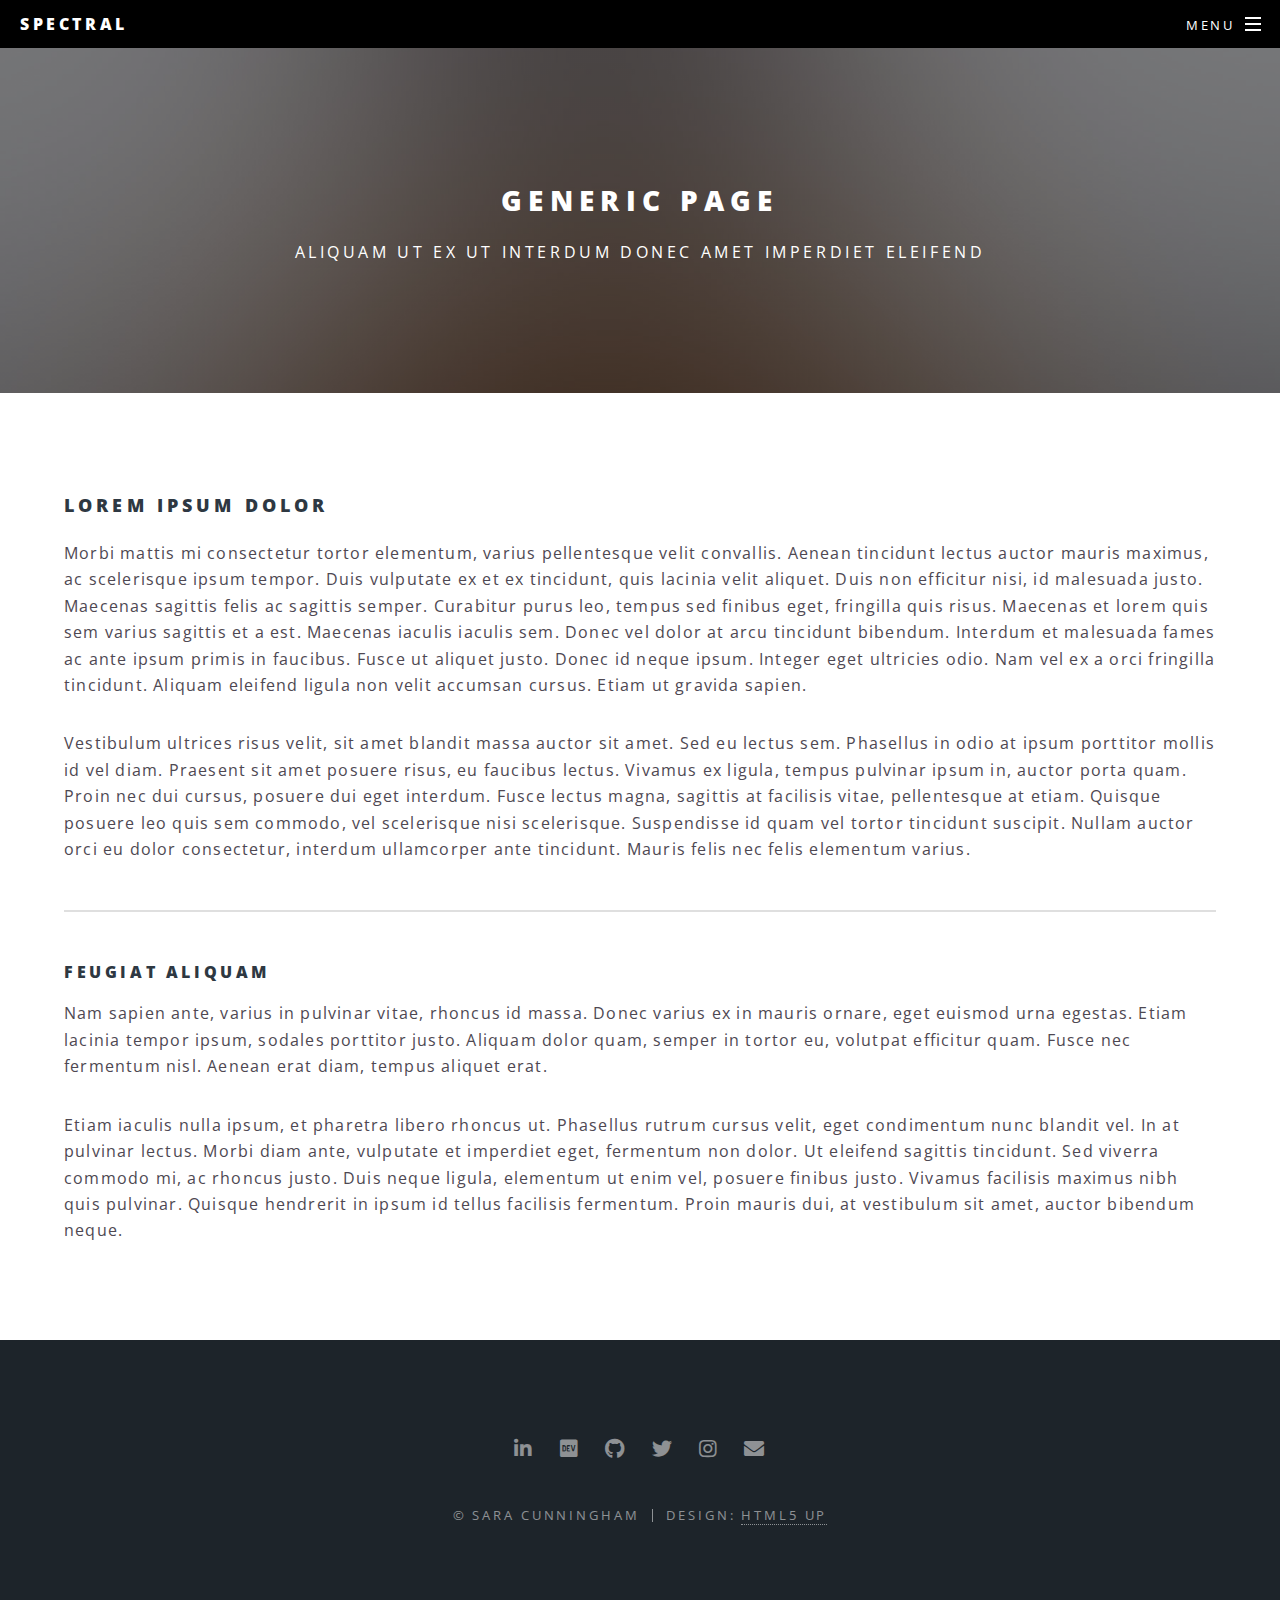
<file: generic.html>
<!DOCTYPE HTML>
<!--
	Spectral by HTML5 UP
	html5up.net | @ajlkn
	Free for personal and commercial use under the CCA 3.0 license (html5up.net/license)
-->
<html>
	<head>
		<title>My Online Brand</title>
		<meta charset="utf-8" />
		<meta name="viewport" content="width=device-width, initial-scale=1, user-scalable=no" />
		<link rel="stylesheet" href="assets/css/main.css" />
		<noscript><link rel="stylesheet" href="assets/css/noscript.css" /></noscript>
	</head>
	<body class="is-preload">

		<!-- Page Wrapper -->
			<div id="page-wrapper">

				<!-- Header -->
					<header id="header">
						<h1><a href="index.html">Spectral</a></h1>
						<nav id="nav">
							<ul>
								<li class="special">
									<a href="#menu" class="menuToggle"><span>Menu</span></a>
									<div id="menu">
										<ul>
											<li><a href="index.html">Home</a></li>
											<li><a href="generic.html">Generic</a></li>
											<li><a href="elements.html">Elements</a></li>
											<li><a href="https://dev.to/saracunn">Blog</a></li>
											<li><a href="#">Log In</a></li>
										</ul>
									</div>
								</li>
							</ul>
						</nav>
					</header>

				<!-- Main -->
					<article id="main">
						<header>
							<h2>Generic Page</h2>
							<p>Aliquam ut ex ut interdum donec amet imperdiet eleifend</p>
						</header>
						<section class="wrapper style5">
							<div class="inner">

								<h3>Lorem ipsum dolor</h3>
								<p>Morbi mattis mi consectetur tortor elementum, varius pellentesque velit convallis. Aenean tincidunt lectus auctor mauris maximus, ac scelerisque ipsum tempor. Duis vulputate ex et ex tincidunt, quis lacinia velit aliquet. Duis non efficitur nisi, id malesuada justo. Maecenas sagittis felis ac sagittis semper. Curabitur purus leo, tempus sed finibus eget, fringilla quis risus. Maecenas et lorem quis sem varius sagittis et a est. Maecenas iaculis iaculis sem. Donec vel dolor at arcu tincidunt bibendum. Interdum et malesuada fames ac ante ipsum primis in faucibus. Fusce ut aliquet justo. Donec id neque ipsum. Integer eget ultricies odio. Nam vel ex a orci fringilla tincidunt. Aliquam eleifend ligula non velit accumsan cursus. Etiam ut gravida sapien.</p>

								<p>Vestibulum ultrices risus velit, sit amet blandit massa auctor sit amet. Sed eu lectus sem. Phasellus in odio at ipsum porttitor mollis id vel diam. Praesent sit amet posuere risus, eu faucibus lectus. Vivamus ex ligula, tempus pulvinar ipsum in, auctor porta quam. Proin nec dui cursus, posuere dui eget interdum. Fusce lectus magna, sagittis at facilisis vitae, pellentesque at etiam. Quisque posuere leo quis sem commodo, vel scelerisque nisi scelerisque. Suspendisse id quam vel tortor tincidunt suscipit. Nullam auctor orci eu dolor consectetur, interdum ullamcorper ante tincidunt. Mauris felis nec felis elementum varius.</p>

								<hr />

								<h4>Feugiat aliquam</h4>
								<p>Nam sapien ante, varius in pulvinar vitae, rhoncus id massa. Donec varius ex in mauris ornare, eget euismod urna egestas. Etiam lacinia tempor ipsum, sodales porttitor justo. Aliquam dolor quam, semper in tortor eu, volutpat efficitur quam. Fusce nec fermentum nisl. Aenean erat diam, tempus aliquet erat.</p>

								<p>Etiam iaculis nulla ipsum, et pharetra libero rhoncus ut. Phasellus rutrum cursus velit, eget condimentum nunc blandit vel. In at pulvinar lectus. Morbi diam ante, vulputate et imperdiet eget, fermentum non dolor. Ut eleifend sagittis tincidunt. Sed viverra commodo mi, ac rhoncus justo. Duis neque ligula, elementum ut enim vel, posuere finibus justo. Vivamus facilisis maximus nibh quis pulvinar. Quisque hendrerit in ipsum id tellus facilisis fermentum. Proin mauris dui, at vestibulum sit amet, auctor bibendum neque.</p>

							</div>
						</section>
					</article>

				<!-- Footer -->
				<footer id="footer">
					<ul class="icons">
						<li><a href="https://www.linkedin.com/in/saracunn/" class="icon brands fa-linkedin-in"><span class="label">Linkedin</span></a></li>

						<li><a href="https://dev.to/saracunn" class="icon brands fa-dev"><span class="label">Dev</span></a></li>

						<li><a href="https://github.com/saracunn" class="icon brands fa-github"><span class="label">Github</span></a></li>

						<li><a href="https://twitter.com/s_cuttingham" class="icon brands fa-twitter"><span class="label">Twitter</span></a></li>
		
						<li><a href="https://instagram.com/supasara" class="icon brands fa-instagram"><span class="label">Instagram</span></a></li>

						<li><a href="#" class="icon solid fa-envelope"><span class="label">Email</span></a></li>
					</ul>
					<ul class="copyright">
						<li>&copy; Sara Cunningham</li><li>Design: <a href="http://html5up.net">HTML5 UP</a></li>
					</ul>
				</footer>

			</div>

		<!-- Scripts -->
			<script src="assets/js/jquery.min.js"></script>
			<script src="assets/js/jquery.scrollex.min.js"></script>
			<script src="assets/js/jquery.scrolly.min.js"></script>
			<script src="assets/js/browser.min.js"></script>
			<script src="assets/js/breakpoints.min.js"></script>
			<script src="assets/js/util.js"></script>
			<script src="assets/js/main.js"></script>

	</body>
</html>
</file>
<file: assets/css/noscript.css>
/*
	Spectral by HTML5 UP
	html5up.net | @ajlkn
	Free for personal and commercial use under the CCA 3.0 license (html5up.net/license)
*/

/* Banner */

	body.is-preload #banner h2 {
		-moz-transform: none;
		-webkit-transform: none;
		-ms-transform: none;
		transform: none;
		opacity: 1;
	}

		body.is-preload #banner h2:before, body.is-preload #banner h2:after {
			width: 100%;
		}

	body.is-preload #banner .more {
		-moz-transform: none;
		-webkit-transform: none;
		-ms-transform: none;
		transform: none;
		opacity: 1;
	}

	body.is-preload #banner:after {
		opacity: 0;
	}
</file>
<file: assets/css/main.css>
@import url(fontawesome-all.min.css);
@import url("https://fonts.googleapis.com/css?family=Open+Sans:400,400italic,600,600italic,800,800italic");

/*
	Spectral by HTML5 UP
	html5up.net | @ajlkn
	Free for personal and commercial use under the CCA 3.0 license (html5up.net/license)
*/

html, body, div, span, applet, object,
iframe, h1, h2, h3, h4, h5, h6, p, blockquote,
pre, a, abbr, acronym, address, big, cite,
code, del, dfn, em, img, ins, kbd, q, s, samp,
small, strike, strong, sub, sup, tt, var, b,
u, i, center, dl, dt, dd, ol, ul, li, fieldset,
form, label, legend, table, caption, tbody,
tfoot, thead, tr, th, td, article, aside,
canvas, details, embed, figure, figcaption,
footer, header, hgroup, menu, nav, output, ruby,
section, summary, time, mark, audio, video {
	margin: 0;
	padding: 0;
	border: 0;
	font-size: 100%;
	font: inherit;
	vertical-align: baseline;}

article, aside, details, figcaption, figure,
footer, header, hgroup, menu, nav, section {
	display: block;}

body {
	line-height: 1;
}

ol, ul {
	list-style: none;
}

blockquote, q {
	quotes: none;
}

	blockquote:before, blockquote:after, q:before, q:after {
		content: '';
		content: none;
	}

table {
	border-collapse: collapse;
	border-spacing: 0;
}

body {
	-webkit-text-size-adjust: none;
}

mark {
	background-color: transparent;
	color: inherit;
}

input::-moz-focus-inner {
	border: 0;
	padding: 0;
}

input, select, textarea {
	-moz-appearance: none;
	-webkit-appearance: none;
	-ms-appearance: none;
	appearance: none;
}

/* Basic */

	@-ms-viewport {
		width: device-width;
	}

	html {
		box-sizing: border-box;
	}

	*, *:before, *:after {
		box-sizing: inherit;
	}

	body {
		background: #2e3842;
	}

		body.is-preload *, body.is-preload *:before, body.is-preload *:after {
			-moz-animation: none !important;
			-webkit-animation: none !important;
			-ms-animation: none !important;
			animation: none !important;
			-moz-transition: none !important;
			-webkit-transition: none !important;
			-ms-transition: none !important;
			transition: none !important;
		}

	body, input, select, textarea {
		color: #fff;
		font-family: "Open Sans", Helvetica, sans-serif;
		font-size: 15pt;
		font-weight: 400;
		letter-spacing: 0.075em;
		line-height: 1.65em;
	}

		@media screen and (max-width: 1680px) {

			body, input, select, textarea {
				font-size: 13pt;
			}

		}

		@media screen and (max-width: 1280px) {

			body, input, select, textarea {
				font-size: 12pt;
			}

		}

		@media screen and (max-width: 736px) {

			body, input, select, textarea {
				font-size: 11pt;
				letter-spacing: 0.0375em;
			}

		}

	a {
		-moz-transition: color 0.2s ease, border-bottom-color 0.2s ease;
		-webkit-transition: color 0.2s ease, border-bottom-color 0.2s ease;
		-ms-transition: color 0.2s ease, border-bottom-color 0.2s ease;
		transition: color 0.2s ease, border-bottom-color 0.2s ease;
		border-bottom: dotted 1px;
		color: inherit;
		text-decoration: none;
	}

		a:hover {
			border-bottom-color: transparent;
		}

	strong, b {
		color: #fff;
		font-weight: 600;
	}

	em, i {
		font-style: italic;
	}

	p {
		margin: 0 0 2em 0;
	}

	h1, h2, h3, h4, h5, h6 {
		color: #fff;
		font-weight: 800;
		letter-spacing: 0.225em;
		line-height: 1em;
		margin: 0 0 1em 0;
		text-transform: uppercase;
	}

		h1 a, h2 a, h3 a, h4 a, h5 a, h6 a {
			color: inherit;
			text-decoration: none;
		}

	h2 {
		font-size: 1.35em;
		line-height: 1.75em;
	}

		@media screen and (max-width: 736px) {

			h2 {
				font-size: 1.1em;
				line-height: 1.65em;
			}

		}

	h3 {
		font-size: 1.15em;
		line-height: 1.75em;
	}

		@media screen and (max-width: 736px) {

			h3 {
				font-size: 1em;
				line-height: 1.65em;
			}

		}

	h4 {
		font-size: 1em;
		line-height: 1.5em;
	}

	h5 {
		font-size: 0.8em;
		line-height: 1.5em;
	}

	h6 {
		font-size: 0.7em;
		line-height: 1.5em;
	}

	sub {
		font-size: 0.8em;
		position: relative;
		top: 0.5em;
	}

	sup {
		font-size: 0.8em;
		position: relative;
		top: -0.5em;
	}

	hr {
		border: 0;
		border-bottom: solid 2px #fff;
		margin: 3em 0;
	}

		hr.major {
			margin: 4.5em 0;
		}

	blockquote {
		border-left: solid 4px #fff;
		font-style: italic;
		margin: 0 0 2em 0;
		padding: 0.5em 0 0.5em 2em;
	}

	code {
		background: rgba(144, 144, 144, 0.25);
		border-radius: 3px;
		font-family: "Courier New", monospace;
		font-size: 0.9em;
		letter-spacing: 0;
		margin: 0 0.25em;
		padding: 0.25em 0.65em;
	}

	pre {
		-webkit-overflow-scrolling: touch;
		font-family: "Courier New", monospace;
		font-size: 0.9em;
		margin: 0 0 2em 0;
	}

		pre code {
			display: block;
			line-height: 1.75em;
			padding: 1em 1.5em;
			overflow-x: auto;
		}

	.align-left {
		text-align: left;
	}

	.align-center {
		text-align: center;
	}

	.align-right {
		text-align: right;
	}

/* Row */

	.row {
		display: flex;
		flex-wrap: wrap;
		box-sizing: border-box;
		align-items: stretch;
	}

		.row > * {
			box-sizing: border-box;
		}

		.row.gtr-uniform > * > :last-child {
			margin-bottom: 0;
		}

		.row.aln-left {
			justify-content: flex-start;
		}

		.row.aln-center {
			justify-content: center;
		}

		.row.aln-right {
			justify-content: flex-end;
		}

		.row.aln-top {
			align-items: flex-start;
		}

		.row.aln-middle {
			align-items: center;
		}

		.row.aln-bottom {
			align-items: flex-end;
		}

		.row > .imp {
			order: -1;
		}

		.row > .col-1 {
			width: 8.33333%;
		}

		.row > .off-1 {
			margin-left: 8.33333%;
		}

		.row > .col-2 {
			width: 16.66667%;
		}

		.row > .off-2 {
			margin-left: 16.66667%;
		}

		.row > .col-3 {
			width: 25%;
		}

		.row > .off-3 {
			margin-left: 25%;
		}

		.row > .col-4 {
			width: 33.33333%;
		}

		.row > .off-4 {
			margin-left: 33.33333%;
		}

		.row > .col-5 {
			width: 41.66667%;
		}

		.row > .off-5 {
			margin-left: 41.66667%;
		}

		.row > .col-6 {
			width: 50%;
		}

		.row > .off-6 {
			margin-left: 50%;
		}

		.row > .col-7 {
			width: 58.33333%;
		}

		.row > .off-7 {
			margin-left: 58.33333%;
		}

		.row > .col-8 {
			width: 66.66667%;
		}

		.row > .off-8 {
			margin-left: 66.66667%;
		}

		.row > .col-9 {
			width: 75%;
		}

		.row > .off-9 {
			margin-left: 75%;
		}

		.row > .col-10 {
			width: 83.33333%;
		}

		.row > .off-10 {
			margin-left: 83.33333%;
		}

		.row > .col-11 {
			width: 91.66667%;
		}

		.row > .off-11 {
			margin-left: 91.66667%;
		}

		.row > .col-12 {
			width: 100%;
		}

		.row > .off-12 {
			margin-left: 100%;
		}

		.row.gtr-0 {
			margin-top: 0;
			margin-left: 0em;
		}

			.row.gtr-0 > * {
				padding: 0 0 0 0em;
			}

			.row.gtr-0.gtr-uniform {
				margin-top: 0em;
			}

				.row.gtr-0.gtr-uniform > * {
					padding-top: 0em;
				}

		.row.gtr-25 {
			margin-top: 0;
			margin-left: -0.375em;
		}

			.row.gtr-25 > * {
				padding: 0 0 0 0.375em;
			}

			.row.gtr-25.gtr-uniform {
				margin-top: -0.375em;
			}

				.row.gtr-25.gtr-uniform > * {
					padding-top: 0.375em;
				}

		.row.gtr-50 {
			margin-top: 0;
			margin-left: -0.75em;
		}

			.row.gtr-50 > * {
				padding: 0 0 0 0.75em;
			}

			.row.gtr-50.gtr-uniform {
				margin-top: -0.75em;
			}

				.row.gtr-50.gtr-uniform > * {
					padding-top: 0.75em;
				}

		.row {
			margin-top: 0;
			margin-left: -1.5em;
		}

			.row > * {
				padding: 0 0 0 1.5em;
			}

			.row.gtr-uniform {
				margin-top: -1.5em;
			}

				.row.gtr-uniform > * {
					padding-top: 1.5em;
				}

		.row.gtr-150 {
			margin-top: 0;
			margin-left: -2.25em;
		}

			.row.gtr-150 > * {
				padding: 0 0 0 2.25em;
			}

			.row.gtr-150.gtr-uniform {
				margin-top: -2.25em;
			}

				.row.gtr-150.gtr-uniform > * {
					padding-top: 2.25em;
				}

		.row.gtr-200 {
			margin-top: 0;
			margin-left: -3em;
		}

			.row.gtr-200 > * {
				padding: 0 0 0 3em;
			}

			.row.gtr-200.gtr-uniform {
				margin-top: -3em;
			}

				.row.gtr-200.gtr-uniform > * {
					padding-top: 3em;
				}

		@media screen and (max-width: 1680px) {

			.row {
				display: flex;
				flex-wrap: wrap;
				box-sizing: border-box;
				align-items: stretch;
			}

				.row > * {
					box-sizing: border-box;
				}

				.row.gtr-uniform > * > :last-child {
					margin-bottom: 0;
				}

				.row.aln-left {
					justify-content: flex-start;
				}

				.row.aln-center {
					justify-content: center;
				}

				.row.aln-right {
					justify-content: flex-end;
				}

				.row.aln-top {
					align-items: flex-start;
				}

				.row.aln-middle {
					align-items: center;
				}

				.row.aln-bottom {
					align-items: flex-end;
				}

				.row > .imp-xlarge {
					order: -1;
				}

				.row > .col-1-xlarge {
					width: 8.33333%;
				}

				.row > .off-1-xlarge {
					margin-left: 8.33333%;
				}

				.row > .col-2-xlarge {
					width: 16.66667%;
				}

				.row > .off-2-xlarge {
					margin-left: 16.66667%;
				}

				.row > .col-3-xlarge {
					width: 25%;
				}

				.row > .off-3-xlarge {
					margin-left: 25%;
				}

				.row > .col-4-xlarge {
					width: 33.33333%;
				}

				.row > .off-4-xlarge {
					margin-left: 33.33333%;
				}

				.row > .col-5-xlarge {
					width: 41.66667%;
				}

				.row > .off-5-xlarge {
					margin-left: 41.66667%;
				}

				.row > .col-6-xlarge {
					width: 50%;
				}

				.row > .off-6-xlarge {
					margin-left: 50%;
				}

				.row > .col-7-xlarge {
					width: 58.33333%;
				}

				.row > .off-7-xlarge {
					margin-left: 58.33333%;
				}

				.row > .col-8-xlarge {
					width: 66.66667%;
				}

				.row > .off-8-xlarge {
					margin-left: 66.66667%;
				}

				.row > .col-9-xlarge {
					width: 75%;
				}

				.row > .off-9-xlarge {
					margin-left: 75%;
				}

				.row > .col-10-xlarge {
					width: 83.33333%;
				}

				.row > .off-10-xlarge {
					margin-left: 83.33333%;
				}

				.row > .col-11-xlarge {
					width: 91.66667%;
				}

				.row > .off-11-xlarge {
					margin-left: 91.66667%;
				}

				.row > .col-12-xlarge {
					width: 100%;
				}

				.row > .off-12-xlarge {
					margin-left: 100%;
				}

				.row.gtr-0 {
					margin-top: 0;
					margin-left: 0em;
				}

					.row.gtr-0 > * {
						padding: 0 0 0 0em;
					}

					.row.gtr-0.gtr-uniform {
						margin-top: 0em;
					}

						.row.gtr-0.gtr-uniform > * {
							padding-top: 0em;
						}

				.row.gtr-25 {
					margin-top: 0;
					margin-left: -0.375em;
				}

					.row.gtr-25 > * {
						padding: 0 0 0 0.375em;
					}

					.row.gtr-25.gtr-uniform {
						margin-top: -0.375em;
					}

						.row.gtr-25.gtr-uniform > * {
							padding-top: 0.375em;
						}

				.row.gtr-50 {
					margin-top: 0;
					margin-left: -0.75em;
				}

					.row.gtr-50 > * {
						padding: 0 0 0 0.75em;
					}

					.row.gtr-50.gtr-uniform {
						margin-top: -0.75em;
					}

						.row.gtr-50.gtr-uniform > * {
							padding-top: 0.75em;
						}

				.row {
					margin-top: 0;
					margin-left: -1.5em;
				}

					.row > * {
						padding: 0 0 0 1.5em;
					}

					.row.gtr-uniform {
						margin-top: -1.5em;
					}

						.row.gtr-uniform > * {
							padding-top: 1.5em;
						}

				.row.gtr-150 {
					margin-top: 0;
					margin-left: -2.25em;
				}

					.row.gtr-150 > * {
						padding: 0 0 0 2.25em;
					}

					.row.gtr-150.gtr-uniform {
						margin-top: -2.25em;
					}

						.row.gtr-150.gtr-uniform > * {
							padding-top: 2.25em;
						}

				.row.gtr-200 {
					margin-top: 0;
					margin-left: -3em;
				}

					.row.gtr-200 > * {
						padding: 0 0 0 3em;
					}

					.row.gtr-200.gtr-uniform {
						margin-top: -3em;
					}

						.row.gtr-200.gtr-uniform > * {
							padding-top: 3em;
						}

		}

		@media screen and (max-width: 1280px) {

			.row {
				display: flex;
				flex-wrap: wrap;
				box-sizing: border-box;
				align-items: stretch;
			}

				.row > * {
					box-sizing: border-box;
				}

				.row.gtr-uniform > * > :last-child {
					margin-bottom: 0;
				}

				.row.aln-left {
					justify-content: flex-start;
				}

				.row.aln-center {
					justify-content: center;
				}

				.row.aln-right {
					justify-content: flex-end;
				}

				.row.aln-top {
					align-items: flex-start;
				}

				.row.aln-middle {
					align-items: center;
				}

				.row.aln-bottom {
					align-items: flex-end;
				}

				.row > .imp-large {
					order: -1;
				}

				.row > .col-1-large {
					width: 8.33333%;
				}

				.row > .off-1-large {
					margin-left: 8.33333%;
				}

				.row > .col-2-large {
					width: 16.66667%;
				}

				.row > .off-2-large {
					margin-left: 16.66667%;
				}

				.row > .col-3-large {
					width: 25%;
				}

				.row > .off-3-large {
					margin-left: 25%;
				}

				.row > .col-4-large {
					width: 33.33333%;
				}

				.row > .off-4-large {
					margin-left: 33.33333%;
				}

				.row > .col-5-large {
					width: 41.66667%;
				}

				.row > .off-5-large {
					margin-left: 41.66667%;
				}

				.row > .col-6-large {
					width: 50%;
				}

				.row > .off-6-large {
					margin-left: 50%;
				}

				.row > .col-7-large {
					width: 58.33333%;
				}

				.row > .off-7-large {
					margin-left: 58.33333%;
				}

				.row > .col-8-large {
					width: 66.66667%;
				}

				.row > .off-8-large {
					margin-left: 66.66667%;
				}

				.row > .col-9-large {
					width: 75%;
				}

				.row > .off-9-large {
					margin-left: 75%;
				}

				.row > .col-10-large {
					width: 83.33333%;
				}

				.row > .off-10-large {
					margin-left: 83.33333%;
				}

				.row > .col-11-large {
					width: 91.66667%;
				}

				.row > .off-11-large {
					margin-left: 91.66667%;
				}

				.row > .col-12-large {
					width: 100%;
				}

				.row > .off-12-large {
					margin-left: 100%;
				}

				.row.gtr-0 {
					margin-top: 0;
					margin-left: 0em;
				}

					.row.gtr-0 > * {
						padding: 0 0 0 0em;
					}

					.row.gtr-0.gtr-uniform {
						margin-top: 0em;
					}

						.row.gtr-0.gtr-uniform > * {
							padding-top: 0em;
						}

				.row.gtr-25 {
					margin-top: 0;
					margin-left: -0.375em;
				}

					.row.gtr-25 > * {
						padding: 0 0 0 0.375em;
					}

					.row.gtr-25.gtr-uniform {
						margin-top: -0.375em;
					}

						.row.gtr-25.gtr-uniform > * {
							padding-top: 0.375em;
						}

				.row.gtr-50 {
					margin-top: 0;
					margin-left: -0.75em;
				}

					.row.gtr-50 > * {
						padding: 0 0 0 0.75em;
					}

					.row.gtr-50.gtr-uniform {
						margin-top: -0.75em;
					}

						.row.gtr-50.gtr-uniform > * {
							padding-top: 0.75em;
						}

				.row {
					margin-top: 0;
					margin-left: -1.5em;
				}

					.row > * {
						padding: 0 0 0 1.5em;
					}

					.row.gtr-uniform {
						margin-top: -1.5em;
					}

						.row.gtr-uniform > * {
							padding-top: 1.5em;
						}

				.row.gtr-150 {
					margin-top: 0;
					margin-left: -2.25em;
				}

					.row.gtr-150 > * {
						padding: 0 0 0 2.25em;
					}

					.row.gtr-150.gtr-uniform {
						margin-top: -2.25em;
					}

						.row.gtr-150.gtr-uniform > * {
							padding-top: 2.25em;
						}

				.row.gtr-200 {
					margin-top: 0;
					margin-left: -3em;
				}

					.row.gtr-200 > * {
						padding: 0 0 0 3em;
					}

					.row.gtr-200.gtr-uniform {
						margin-top: -3em;
					}

						.row.gtr-200.gtr-uniform > * {
							padding-top: 3em;
						}

		}

		@media screen and (max-width: 980px) {

			.row {
				display: flex;
				flex-wrap: wrap;
				box-sizing: border-box;
				align-items: stretch;
			}

				.row > * {
					box-sizing: border-box;
				}

				.row.gtr-uniform > * > :last-child {
					margin-bottom: 0;
				}

				.row.aln-left {
					justify-content: flex-start;
				}

				.row.aln-center {
					justify-content: center;
				}

				.row.aln-right {
					justify-content: flex-end;
				}

				.row.aln-top {
					align-items: flex-start;
				}

				.row.aln-middle {
					align-items: center;
				}

				.row.aln-bottom {
					align-items: flex-end;
				}

				.row > .imp-medium {
					order: -1;
				}

				.row > .col-1-medium {
					width: 8.33333%;
				}

				.row > .off-1-medium {
					margin-left: 8.33333%;
				}

				.row > .col-2-medium {
					width: 16.66667%;
				}

				.row > .off-2-medium {
					margin-left: 16.66667%;
				}

				.row > .col-3-medium {
					width: 25%;
				}

				.row > .off-3-medium {
					margin-left: 25%;
				}

				.row > .col-4-medium {
					width: 33.33333%;
				}

				.row > .off-4-medium {
					margin-left: 33.33333%;
				}

				.row > .col-5-medium {
					width: 41.66667%;
				}

				.row > .off-5-medium {
					margin-left: 41.66667%;
				}

				.row > .col-6-medium {
					width: 50%;
				}

				.row > .off-6-medium {
					margin-left: 50%;
				}

				.row > .col-7-medium {
					width: 58.33333%;
				}

				.row > .off-7-medium {
					margin-left: 58.33333%;
				}

				.row > .col-8-medium {
					width: 66.66667%;
				}

				.row > .off-8-medium {
					margin-left: 66.66667%;
				}

				.row > .col-9-medium {
					width: 75%;
				}

				.row > .off-9-medium {
					margin-left: 75%;
				}

				.row > .col-10-medium {
					width: 83.33333%;
				}

				.row > .off-10-medium {
					margin-left: 83.33333%;
				}

				.row > .col-11-medium {
					width: 91.66667%;
				}

				.row > .off-11-medium {
					margin-left: 91.66667%;
				}

				.row > .col-12-medium {
					width: 100%;
				}

				.row > .off-12-medium {
					margin-left: 100%;
				}

				.row.gtr-0 {
					margin-top: 0;
					margin-left: 0em;
				}

					.row.gtr-0 > * {
						padding: 0 0 0 0em;
					}

					.row.gtr-0.gtr-uniform {
						margin-top: 0em;
					}

						.row.gtr-0.gtr-uniform > * {
							padding-top: 0em;
						}

				.row.gtr-25 {
					margin-top: 0;
					margin-left: -0.375em;
				}

					.row.gtr-25 > * {
						padding: 0 0 0 0.375em;
					}

					.row.gtr-25.gtr-uniform {
						margin-top: -0.375em;
					}

						.row.gtr-25.gtr-uniform > * {
							padding-top: 0.375em;
						}

				.row.gtr-50 {
					margin-top: 0;
					margin-left: -0.75em;
				}

					.row.gtr-50 > * {
						padding: 0 0 0 0.75em;
					}

					.row.gtr-50.gtr-uniform {
						margin-top: -0.75em;
					}

						.row.gtr-50.gtr-uniform > * {
							padding-top: 0.75em;
						}

				.row {
					margin-top: 0;
					margin-left: -1.5em;
				}

					.row > * {
						padding: 0 0 0 1.5em;
					}

					.row.gtr-uniform {
						margin-top: -1.5em;
					}

						.row.gtr-uniform > * {
							padding-top: 1.5em;
						}

				.row.gtr-150 {
					margin-top: 0;
					margin-left: -2.25em;
				}

					.row.gtr-150 > * {
						padding: 0 0 0 2.25em;
					}

					.row.gtr-150.gtr-uniform {
						margin-top: -2.25em;
					}

						.row.gtr-150.gtr-uniform > * {
							padding-top: 2.25em;
						}

				.row.gtr-200 {
					margin-top: 0;
					margin-left: -3em;
				}

					.row.gtr-200 > * {
						padding: 0 0 0 3em;
					}

					.row.gtr-200.gtr-uniform {
						margin-top: -3em;
					}

						.row.gtr-200.gtr-uniform > * {
							padding-top: 3em;
						}

		}

		@media screen and (max-width: 736px) {

			.row {
				display: flex;
				flex-wrap: wrap;
				box-sizing: border-box;
				align-items: stretch;
			}

				.row > * {
					box-sizing: border-box;
				}

				.row.gtr-uniform > * > :last-child {
					margin-bottom: 0;
				}

				.row.aln-left {
					justify-content: flex-start;
				}

				.row.aln-center {
					justify-content: center;
				}

				.row.aln-right {
					justify-content: flex-end;
				}

				.row.aln-top {
					align-items: flex-start;
				}

				.row.aln-middle {
					align-items: center;
				}

				.row.aln-bottom {
					align-items: flex-end;
				}

				.row > .imp-small {
					order: -1;
				}

				.row > .col-1-small {
					width: 8.33333%;
				}

				.row > .off-1-small {
					margin-left: 8.33333%;
				}

				.row > .col-2-small {
					width: 16.66667%;
				}

				.row > .off-2-small {
					margin-left: 16.66667%;
				}

				.row > .col-3-small {
					width: 25%;
				}

				.row > .off-3-small {
					margin-left: 25%;
				}

				.row > .col-4-small {
					width: 33.33333%;
				}

				.row > .off-4-small {
					margin-left: 33.33333%;
				}

				.row > .col-5-small {
					width: 41.66667%;
				}

				.row > .off-5-small {
					margin-left: 41.66667%;
				}

				.row > .col-6-small {
					width: 50%;
				}

				.row > .off-6-small {
					margin-left: 50%;
				}

				.row > .col-7-small {
					width: 58.33333%;
				}

				.row > .off-7-small {
					margin-left: 58.33333%;
				}

				.row > .col-8-small {
					width: 66.66667%;
				}

				.row > .off-8-small {
					margin-left: 66.66667%;
				}

				.row > .col-9-small {
					width: 75%;
				}

				.row > .off-9-small {
					margin-left: 75%;
				}

				.row > .col-10-small {
					width: 83.33333%;
				}

				.row > .off-10-small {
					margin-left: 83.33333%;
				}

				.row > .col-11-small {
					width: 91.66667%;
				}

				.row > .off-11-small {
					margin-left: 91.66667%;
				}

				.row > .col-12-small {
					width: 100%;
				}

				.row > .off-12-small {
					margin-left: 100%;
				}

				.row.gtr-0 {
					margin-top: 0;
					margin-left: 0em;
				}

					.row.gtr-0 > * {
						padding: 0 0 0 0em;
					}

					.row.gtr-0.gtr-uniform {
						margin-top: 0em;
					}

						.row.gtr-0.gtr-uniform > * {
							padding-top: 0em;
						}

				.row.gtr-25 {
					margin-top: 0;
					margin-left: -0.375em;
				}

					.row.gtr-25 > * {
						padding: 0 0 0 0.375em;
					}

					.row.gtr-25.gtr-uniform {
						margin-top: -0.375em;
					}

						.row.gtr-25.gtr-uniform > * {
							padding-top: 0.375em;
						}

				.row.gtr-50 {
					margin-top: 0;
					margin-left: -0.75em;
				}

					.row.gtr-50 > * {
						padding: 0 0 0 0.75em;
					}

					.row.gtr-50.gtr-uniform {
						margin-top: -0.75em;
					}

						.row.gtr-50.gtr-uniform > * {
							padding-top: 0.75em;
						}

				.row {
					margin-top: 0;
					margin-left: -1.5em;
				}

					.row > * {
						padding: 0 0 0 1.5em;
					}

					.row.gtr-uniform {
						margin-top: -1.5em;
					}

						.row.gtr-uniform > * {
							padding-top: 1.5em;
						}

				.row.gtr-150 {
					margin-top: 0;
					margin-left: -2.25em;
				}

					.row.gtr-150 > * {
						padding: 0 0 0 2.25em;
					}

					.row.gtr-150.gtr-uniform {
						margin-top: -2.25em;
					}

						.row.gtr-150.gtr-uniform > * {
							padding-top: 2.25em;
						}

				.row.gtr-200 {
					margin-top: 0;
					margin-left: -3em;
				}

					.row.gtr-200 > * {
						padding: 0 0 0 3em;
					}

					.row.gtr-200.gtr-uniform {
						margin-top: -3em;
					}

						.row.gtr-200.gtr-uniform > * {
							padding-top: 3em;
						}

		}

		@media screen and (max-width: 480px) {

			.row {
				display: flex;
				flex-wrap: wrap;
				box-sizing: border-box;
				align-items: stretch;
			}

				.row > * {
					box-sizing: border-box;
				}

				.row.gtr-uniform > * > :last-child {
					margin-bottom: 0;
				}

				.row.aln-left {
					justify-content: flex-start;
				}

				.row.aln-center {
					justify-content: center;
				}

				.row.aln-right {
					justify-content: flex-end;
				}

				.row.aln-top {
					align-items: flex-start;
				}

				.row.aln-middle {
					align-items: center;
				}

				.row.aln-bottom {
					align-items: flex-end;
				}

				.row > .imp-xsmall {
					order: -1;
				}

				.row > .col-1-xsmall {
					width: 8.33333%;
				}

				.row > .off-1-xsmall {
					margin-left: 8.33333%;
				}

				.row > .col-2-xsmall {
					width: 16.66667%;
				}

				.row > .off-2-xsmall {
					margin-left: 16.66667%;
				}

				.row > .col-3-xsmall {
					width: 25%;
				}

				.row > .off-3-xsmall {
					margin-left: 25%;
				}

				.row > .col-4-xsmall {
					width: 33.33333%;
				}

				.row > .off-4-xsmall {
					margin-left: 33.33333%;
				}

				.row > .col-5-xsmall {
					width: 41.66667%;
				}

				.row > .off-5-xsmall {
					margin-left: 41.66667%;
				}

				.row > .col-6-xsmall {
					width: 50%;
				}

				.row > .off-6-xsmall {
					margin-left: 50%;
				}

				.row > .col-7-xsmall {
					width: 58.33333%;
				}

				.row > .off-7-xsmall {
					margin-left: 58.33333%;
				}

				.row > .col-8-xsmall {
					width: 66.66667%;
				}

				.row > .off-8-xsmall {
					margin-left: 66.66667%;
				}

				.row > .col-9-xsmall {
					width: 75%;
				}

				.row > .off-9-xsmall {
					margin-left: 75%;
				}

				.row > .col-10-xsmall {
					width: 83.33333%;
				}

				.row > .off-10-xsmall {
					margin-left: 83.33333%;
				}

				.row > .col-11-xsmall {
					width: 91.66667%;
				}

				.row > .off-11-xsmall {
					margin-left: 91.66667%;
				}

				.row > .col-12-xsmall {
					width: 100%;
				}

				.row > .off-12-xsmall {
					margin-left: 100%;
				}

				.row.gtr-0 {
					margin-top: 0;
					margin-left: 0em;
				}

					.row.gtr-0 > * {
						padding: 0 0 0 0em;
					}

					.row.gtr-0.gtr-uniform {
						margin-top: 0em;
					}

						.row.gtr-0.gtr-uniform > * {
							padding-top: 0em;
						}

				.row.gtr-25 {
					margin-top: 0;
					margin-left: -0.375em;
				}

					.row.gtr-25 > * {
						padding: 0 0 0 0.375em;
					}

					.row.gtr-25.gtr-uniform {
						margin-top: -0.375em;
					}

						.row.gtr-25.gtr-uniform > * {
							padding-top: 0.375em;
						}

				.row.gtr-50 {
					margin-top: 0;
					margin-left: -0.75em;
				}

					.row.gtr-50 > * {
						padding: 0 0 0 0.75em;
					}

					.row.gtr-50.gtr-uniform {
						margin-top: -0.75em;
					}

						.row.gtr-50.gtr-uniform > * {
							padding-top: 0.75em;
						}

				.row {
					margin-top: 0;
					margin-left: -1.5em;
				}

					.row > * {
						padding: 0 0 0 1.5em;
					}

					.row.gtr-uniform {
						margin-top: -1.5em;
					}

						.row.gtr-uniform > * {
							padding-top: 1.5em;
						}

				.row.gtr-150 {
					margin-top: 0;
					margin-left: -2.25em;
				}

					.row.gtr-150 > * {
						padding: 0 0 0 2.25em;
					}

					.row.gtr-150.gtr-uniform {
						margin-top: -2.25em;
					}

						.row.gtr-150.gtr-uniform > * {
							padding-top: 2.25em;
						}

				.row.gtr-200 {
					margin-top: 0;
					margin-left: -3em;
				}

					.row.gtr-200 > * {
						padding: 0 0 0 3em;
					}

					.row.gtr-200.gtr-uniform {
						margin-top: -3em;
					}

						.row.gtr-200.gtr-uniform > * {
							padding-top: 3em;
						}

		}

/* Section/Article */

	section.special, article.special {
		text-align: center;
	}

	header p {
		color: rgba(255, 255, 255, 0.5);
		position: relative;
		top: -0.25em;
	}

	header h3 + p {
		font-size: 1.1em;
	}

	header h4 + p,
	header h5 + p,
	header h6 + p {
		font-size: 0.9em;
	}

	header.major {
		margin: 0 0 3.5em 0;
	}

		header.major h2, header.major h3, header.major h4, header.major h5, header.major h6 {
			border-bottom: solid 2px #fff;
			display: inline-block;
			padding-bottom: 1em;
			position: relative;
		}

			header.major h2:after, header.major h3:after, header.major h4:after, header.major h5:after, header.major h6:after {
				content: '';
				display: block;
				height: 1px;
			}

		header.major p {
			color: #fff;
			top: 0;
		}

		@media screen and (max-width: 736px) {

			header.major {
				margin: 0 0 2em 0;
			}

		}

	@media screen and (max-width: 980px) {

		header br {
			display: none;
		}

	}

/* Form */

	form {
		margin: 0 0 2em 0;
	}

	label {
		color: #fff;
		display: block;
		font-size: 0.9em;
		font-weight: 600;
		margin: 0 0 1em 0;
	}

	input[type="text"],
	input[type="password"],
	input[type="email"],
	select,
	textarea {
		-moz-appearance: none;
		-webkit-appearance: none;
		-ms-appearance: none;
		appearance: none;
		background-color: rgba(144, 144, 144, 0.25);
		border-radius: 3px;
		border: none;
		color: inherit;
		display: block;
		outline: 0;
		padding: 0 1em;
		text-decoration: none;
		width: 100%;
	}

		input[type="text"]:invalid,
		input[type="password"]:invalid,
		input[type="email"]:invalid,
		select:invalid,
		textarea:invalid {
			box-shadow: none;
		}

		input[type="text"]:focus,
		input[type="password"]:focus,
		input[type="email"]:focus,
		select:focus,
		textarea:focus {
			box-shadow: 0 0 0 2px #21b2a6;
		}

	select {
		background-size: 1.25em;
		background-repeat: no-repeat;
		background-position: calc(100% - 1em) center;
		height: 2.75em;
		padding-right: 2.75em;
		text-overflow: ellipsis;
	}

		select:focus::-ms-value {
			background-color: transparent;
		}

		select::-ms-expand {
			display: none;
		}

	input[type="text"],
	input[type="password"],
	input[type="email"],
	select {
		height: 2.75em;
	}

	textarea {
		padding: 0.75em 1em;
	}

	input[type="checkbox"],
	input[type="radio"] {
		-moz-appearance: none;
		-webkit-appearance: none;
		-ms-appearance: none;
		appearance: none;
		display: block;
		float: left;
		margin-right: -2em;
		opacity: 0;
		width: 1em;
		z-index: -1;
	}

		input[type="checkbox"] + label,
		input[type="radio"] + label {
			text-decoration: none;
			color: #fff;
			cursor: pointer;
			display: inline-block;
			font-size: 1em;
			font-weight: 400;
			padding-left: 2.4em;
			padding-right: 0.75em;
			position: relative;
		}

			input[type="checkbox"] + label:before,
			input[type="radio"] + label:before {
				-moz-osx-font-smoothing: grayscale;
				-webkit-font-smoothing: antialiased;
				display: inline-block;
				font-style: normal;
				font-variant: normal;
				text-rendering: auto;
				line-height: 1;
				text-transform: none !important;
				font-family: 'Font Awesome 5 Free';
				font-weight: 900;
			}

			input[type="checkbox"] + label:before,
			input[type="radio"] + label:before {
				background: rgba(144, 144, 144, 0.25);
				border-radius: 3px;
				content: '';
				display: inline-block;
				font-size: 0.8em;
				height: 2.0625em;
				left: 0;
				line-height: 2.0625em;
				position: absolute;
				text-align: center;
				top: 0;
				width: 2.0625em;
			}

		input[type="checkbox"]:checked + label:before,
		input[type="radio"]:checked + label:before {
			background: #2e3842;
			color: #fff;
			content: '\f00c';
		}

		input[type="checkbox"]:focus + label:before,
		input[type="radio"]:focus + label:before {
			box-shadow: 0 0 0 2px #21b2a6;
		}

	input[type="checkbox"] + label:before {
		border-radius: 3px;
	}

	input[type="radio"] + label:before {
		border-radius: 100%;
	}

	::-webkit-input-placeholder {
		color: rgba(255, 255, 255, 0.5) !important;
		opacity: 1.0;
	}

	:-moz-placeholder {
		color: rgba(255, 255, 255, 0.5) !important;
		opacity: 1.0;
	}

	::-moz-placeholder {
		color: rgba(255, 255, 255, 0.5) !important;
		opacity: 1.0;
	}

	:-ms-input-placeholder {
		color: rgba(255, 255, 255, 0.5) !important;
		opacity: 1.0;
	}

/* Box */

	.box {
		border-radius: 3px;
		border: solid 2px #fff;
		margin-bottom: 2em;
		padding: 1.5em;
	}

		.box > :last-child,
		.box > :last-child > :last-child,
		.box > :last-child > :last-child > :last-child {
			margin-bottom: 0;
		}

		.box.alt {
			border: 0;
			border-radius: 0;
			padding: 0;
		}

/* Icon */

	.icon {
		text-decoration: none;
		border-bottom: none;
		position: relative;
	}

		.icon:before {
			-moz-osx-font-smoothing: grayscale;
			-webkit-font-smoothing: antialiased;
			display: inline-block;
			font-style: normal;
			font-variant: normal;
			text-rendering: auto;
			line-height: 1;
			text-transform: none !important;
			font-family: 'Font Awesome 5 Free';
			font-weight: 400;
		}

		.icon > .label {
			display: none;
		}

		.icon:before {
			line-height: inherit;
		}

		.icon.solid:before {
			font-weight: 900;
		}

		.icon.brands:before {
			font-family: 'Font Awesome 5 Brands';
		}

		.icon.major {
			-moz-transform: rotate(-45deg);
			-webkit-transform: rotate(-45deg);
			-ms-transform: rotate(-45deg);
			transform: rotate(-45deg);
			border-radius: 3px;
			border: solid 2px #fff;
			display: inline-block;
			font-size: 1.35em;
			height: calc(3em + 2px);
			line-height: 3em;
			text-align: center;
			width: calc(3em + 2px);
		}

			.icon.major:before {
				-moz-transform: rotate(45deg);
				-webkit-transform: rotate(45deg);
				-ms-transform: rotate(45deg);
				transform: rotate(45deg);
				display: inline-block;
				font-size: 1.5em;
			}

			@media screen and (max-width: 736px) {

				.icon.major {
					font-size: 1em;
				}

			}

		.icon.style1 {
			color: #00ffcc;
		}

		.icon.style2 {
			color: #00f0ff;
		}

		.icon.style3 {
			color: #76ddff;
		}

/* Video */

	.video {
	border-radius: 3px;
	border: 0;
	display: inline-block;
	position: relative;
}

	.video video {
		border-radius: 3px;
		display: block;
	}

	.video.left {
		float: left;
		margin: 0 2em 2em 0;
		top: 0.25em;
	}

	.video.right {
		float: right;
		margin: 0 0 2em 2em;
		top: 0.25em;
	}

	.video.left, .video.right {
		max-width: 40%;
	}

		.video.left video, .video.right video {
			width: 100%;
		}
	

/* Image */

	.image {
		border-radius: 3px;
		border: 0;
		display: inline-block;
		position: relative;
	}

		.image img {
			border-radius: 3px;
			display: block;
		}

		.image.left {
			float: left;
			margin: 0 2em 2em 0;
			top: 0.25em;
		}

		.image.right {
			float: right;
			margin: 0 0 2em 2em;
			top: 0.25em;
		}

		.image.left, .image.right {
			max-width: 40%;
		}

			.image.left img, .image.right img {
				width: 100%;
			}

		.image.fit {
			display: block;
			margin: 0 0 2em 0;
			width: 100%;
		}

			.image.fit img {
				width: 100%;
			}

/* List */

	ol {
		list-style: decimal;
		margin: 0 0 2em 0;
		padding-left: 1.25em;
	}

		ol li {
			padding-left: 0.25em;
		}

	ul {
		list-style: disc;
		margin: 0 0 2em 0;
		padding-left: 1em;
	}

		ul li {
			padding-left: 0.5em;
		}

		ul.alt {
			list-style: none;
			padding-left: 0;
		}

			ul.alt li {
				border-top: solid 1px #fff;
				padding: 0.5em 0;
			}

				ul.alt li:first-child {
					border-top: 0;
					padding-top: 0;
				}

	dl {
		margin: 0 0 2em 0;
	}

/* Actions */

	ul.actions {
		display: -moz-flex;
		display: -webkit-flex;
		display: -ms-flex;
		display: flex;
		cursor: default;
		list-style: none;
		margin-left: -1em;
		padding-left: 0;
	}

		ul.actions li {
			padding: 0 0 0 1em;
			vertical-align: middle;
		}

		ul.actions.special {
			-moz-justify-content: center;
			-webkit-justify-content: center;
			-ms-justify-content: center;
			justify-content: center;
			width: 100%;
			margin-left: 0;
		}

			ul.actions.special li:first-child {
				padding-left: 0;
			}

		ul.actions.stacked {
			-moz-flex-direction: column;
			-webkit-flex-direction: column;
			-ms-flex-direction: column;
			flex-direction: column;
			margin-left: 0;
		}

			ul.actions.stacked li {
				padding: 1em 0 0 0;
			}

				ul.actions.stacked li:first-child {
					padding-top: 0;
				}

		ul.actions.fit {
			width: calc(100% + 1em);
		}

			ul.actions.fit li {
				-moz-flex-grow: 1;
				-webkit-flex-grow: 1;
				-ms-flex-grow: 1;
				flex-grow: 1;
				-moz-flex-shrink: 1;
				-webkit-flex-shrink: 1;
				-ms-flex-shrink: 1;
				flex-shrink: 1;
				width: 100%;
			}

				ul.actions.fit li > * {
					width: 100%;
				}

			ul.actions.fit.stacked {
				width: 100%;
			}

		@media screen and (max-width: 480px) {

			ul.actions:not(.fixed) {
				-moz-flex-direction: column;
				-webkit-flex-direction: column;
				-ms-flex-direction: column;
				flex-direction: column;
				margin-left: 0;
				width: 100% !important;
			}

				ul.actions:not(.fixed) li {
					-moz-flex-grow: 1;
					-webkit-flex-grow: 1;
					-ms-flex-grow: 1;
					flex-grow: 1;
					-moz-flex-shrink: 1;
					-webkit-flex-shrink: 1;
					-ms-flex-shrink: 1;
					flex-shrink: 1;
					padding: 1em 0 0 0;
					text-align: center;
					width: 100%;
				}

					ul.actions:not(.fixed) li > * {
						width: 100%;
					}

					ul.actions:not(.fixed) li:first-child {
						padding-top: 0;
					}

					ul.actions:not(.fixed) li input[type="submit"],
					ul.actions:not(.fixed) li input[type="reset"],
					ul.actions:not(.fixed) li input[type="button"],
					ul.actions:not(.fixed) li button,
					ul.actions:not(.fixed) li .button {
						width: 100%;
					}

						ul.actions:not(.fixed) li input[type="submit"].icon:before,
						ul.actions:not(.fixed) li input[type="reset"].icon:before,
						ul.actions:not(.fixed) li input[type="button"].icon:before,
						ul.actions:not(.fixed) li button.icon:before,
						ul.actions:not(.fixed) li .button.icon:before {
							margin-left: -0.5em;
						}

		}

/* Icons */

	ul.icons {
		cursor: default;
		list-style: none;
		padding-left: 0;
	}

		ul.icons li {
			display: inline-block;
			padding: 0 1em 0 0;
		}

			ul.icons li:last-child {
				padding-right: 0 !important;
			}

		ul.icons.major {
			padding: 1em 0;
		}

			ul.icons.major li {
				padding-right: 3.5em;
			}

				@media screen and (max-width: 736px) {

					ul.icons.major li {
						padding: 0 1em !important;
					}

				}

/* Table */

	.table-wrapper {
		-webkit-overflow-scrolling: touch;
		overflow-x: auto;
	}

	table {
		margin: 0 0 2em 0;
		width: 100%;
	}

		table tbody tr {
			border: solid 1px #fff;
			border-left: 0;
			border-right: 0;
		}

			table tbody tr:nth-child(2n + 1) {
				background-color: rgba(144, 144, 144, 0.25);
			}

		table td {
			padding: 0.75em 0.75em;
		}

		table th {
			color: #fff;
			font-size: 0.9em;
			font-weight: 600;
			padding: 0 0.75em 0.75em 0.75em;
			text-align: left;
		}

		table thead {
			border-bottom: solid 2px #fff;
		}

		table tfoot {
			border-top: solid 2px #fff;
		}

		table.alt {
			border-collapse: separate;
		}

			table.alt tbody tr td {
				border: solid 1px #fff;
				border-left-width: 0;
				border-top-width: 0;
			}

				table.alt tbody tr td:first-child {
					border-left-width: 1px;
				}

			table.alt tbody tr:first-child td {
				border-top-width: 1px;
			}

			table.alt thead {
				border-bottom: 0;
			}

			table.alt tfoot {
				border-top: 0;
			}

/* Button */

	input[type="submit"],
	input[type="reset"],
	input[type="button"],
	button,
	.button {
		-moz-appearance: none;
		-webkit-appearance: none;
		-ms-appearance: none;
		appearance: none;
		-moz-transition: background-color 0.2s ease-in-out, color 0.2s ease-in-out;
		-webkit-transition: background-color 0.2s ease-in-out, color 0.2s ease-in-out;
		-ms-transition: background-color 0.2s ease-in-out, color 0.2s ease-in-out;
		transition: background-color 0.2s ease-in-out, color 0.2s ease-in-out;
		background-color: transparent;
		border-radius: 3px;
		border: 0;
		box-shadow: inset 0 0 0 2px #fff;
		color: #fff;
		cursor: pointer;
		display: inline-block;
		font-size: 0.8em;
		font-weight: 600;
		height: 3.125em;
		letter-spacing: 0.225em;
		line-height: 3.125em;
		max-width: 30em;
		padding: 0 2.75em;
		text-align: center;
		text-decoration: none;
		text-transform: uppercase;
		white-space: nowrap;
		overflow: hidden;
		text-overflow: ellipsis;
	}

		input[type="submit"]:hover,
		input[type="reset"]:hover,
		input[type="button"]:hover,
		button:hover,
		.button:hover {
			background-color: rgba(144, 144, 144, 0.25);
		}

		input[type="submit"]:active,
		input[type="reset"]:active,
		input[type="button"]:active,
		button:active,
		.button:active {
			background-color: rgba(144, 144, 144, 0.5);
		}

		input[type="submit"].icon:before,
		input[type="reset"].icon:before,
		input[type="button"].icon:before,
		button.icon:before,
		.button.icon:before {
			margin-right: 0.5em;
		}

		input[type="submit"].fit,
		input[type="reset"].fit,
		input[type="button"].fit,
		button.fit,
		.button.fit {
			width: 100%;
		}

		input[type="submit"].small,
		input[type="reset"].small,
		input[type="button"].small,
		button.small,
		.button.small {
			font-size: 0.8em;
		}

		input[type="submit"].large,
		input[type="reset"].large,
		input[type="button"].large,
		button.large,
		.button.large {
			font-size: 1.35em;
		}

		input[type="submit"].primary,
		input[type="reset"].primary,
		input[type="button"].primary,
		button.primary,
		.button.primary {
			background-color: #e0c651;
			box-shadow: none !important;
			color: #ffffff !important;
		}

			input[type="submit"].primary:hover,
			input[type="reset"].primary:hover,
			input[type="button"].primary:hover,
			button.primary:hover,
			.button.primary:hover {
				background-color: #838383 !important;
			}

			input[type="submit"].primary:active,
			input[type="reset"].primary:active,
			input[type="button"].primary:active,
			button.primary:active,
			.button.primary:active {
				background-color: #eb341c !important;
			}

		input[type="submit"].disabled, input[type="submit"]:disabled,
		input[type="reset"].disabled,
		input[type="reset"]:disabled,
		input[type="button"].disabled,
		input[type="button"]:disabled,
		button.disabled,
		button:disabled,
		.button.disabled,
		.button:disabled {
			pointer-events: none;
			opacity: 0.25;
		}

		@media screen and (max-width: 736px) {

			input[type="submit"],
			input[type="reset"],
			input[type="button"],
			button,
			.button {
				height: 3.75em;
				line-height: 3.75em;
			}

		}

/* Features */

	.features {
		display: -moz-flex;
		display: -webkit-flex;
		display: -ms-flex;
		display: flex;
		-moz-flex-wrap: wrap;
		-webkit-flex-wrap: wrap;
		-ms-flex-wrap: wrap;
		flex-wrap: wrap;
		-moz-justify-content: center;
		-webkit-justify-content: center;
		-ms-justify-content: center;
		justify-content: center;
		list-style: none;
		padding: 0;
		width: 100%;
	}

		.features li {
			padding: 4em 4em 2em 6em ;
			display: block;
			position: relative;
			text-align: left;
			width: 50%;
		}

			.features li:nth-child(1) {
				background-color: rgba(0, 0, 0, 0.035);
			}

			.features li:nth-child(2) {
				background-color: rgba(0, 0, 0, 0.07);
			}

			.features li:nth-child(3) {
				background-color: rgba(0, 0, 0, 0.105);
			}

			.features li:nth-child(4) {
				background-color: rgba(0, 0, 0, 0.14);
			}

			.features li:nth-child(5) {
				background-color: rgba(0, 0, 0, 0.175);
			}

			.features li:nth-child(6) {
				background-color: rgba(0, 0, 0, 0.21);
			}

			.features li:nth-child(7) {
				background-color: rgba(0, 0, 0, 0.245);
			}

			.features li:nth-child(8) {
				background-color: rgba(0, 0, 0, 0.28);
			}

			.features li:nth-child(9) {
				background-color: rgba(0, 0, 0, 0.315);
			}

			.features li:nth-child(10) {
				background-color: rgba(0, 0, 0, 0.35);
			}

			.features li:before {
				display: block;
				color: #00ffcc;
				position: absolute;
				left: 1.75em;
				top: 2.75em;
				font-size: 1.5em;
			}

			.features li:nth-child(1) {
				border-top-left-radius: 3px;
			}

			.features li:nth-child(2) {
				border-top-right-radius: 3px;
			}

			.features li:nth-last-child(1) {
				border-bottom-right-radius: 3px;
			}

			.features li:nth-last-child(2) {
				border-bottom-left-radius: 3px;
			}

			@media screen and (max-width: 980px) {

				.features li {
					padding: 3em 2em 1em 2em ;
					text-align: center;
				}

					.features li:before {
						left: 0;
						margin: 0 0 1em 0;
						position: relative;
						top: 0;
					}

			}

			@media screen and (max-width: 736px) {

				.features li {
					padding: 3em 0 1em 0 ;
					background-color: transparent !important;
					border-top: solid 2px #fff;
					width: 100%;
				}

					.features li:first-child {
						border-top: 0;
					}

			}

/* Spotlight */

	.spotlight {
		-moz-align-items: center;
		-webkit-align-items: center;
		-ms-align-items: center;
		align-items: center;
		display: -moz-flex;
		display: -webkit-flex;
		display: -ms-flex;
		display: flex;
	}

		.spotlight .image {
			-moz-order: 1;
			-webkit-order: 1;
			-ms-order: 1;
			order: 1;
			border-radius: 0;
			width: 40%;
		}

			.spotlight .image img {
				border-radius: 0;
				width: 100%;
			}

		.spotlight .content {
			padding: 2em 4em 0.1em 4em ;
			-moz-order: 2;
			-webkit-order: 2;
			-ms-order: 2;
			order: 2;
			max-width: 48em;
			width: 60%;
			color: rgb(0, 0, 0);
		}

		.spotlight:nth-child(2n) {
			-moz-flex-direction: row-reverse;
			-webkit-flex-direction: row-reverse;
			-ms-flex-direction: row-reverse;
			flex-direction: row-reverse;
		}

		.spotlight:nth-child(1) {
			background-color: rgb(206, 204, 204);
		}

		.spotlight:nth-child(2) {
			background-color: rgb(197, 197, 197);
		}

		.spotlight:nth-child(3) {
			background-color: rgb(184, 183, 183);
		}

		.spotlight:nth-child(4) {
			background-color: rgb(204, 204, 204);
		}

		.spotlight:nth-child(5) {
			background-color: rgb(204, 204, 204);
		}

		.spotlight:nth-child(6) {
			background-color: rgb(204, 204, 204);
		}

		.spotlight:nth-child(7) {
			background-color: rgb(204, 204, 204);
		}

		.spotlight:nth-child(8) {
			background-color: rgb(204, 204, 204);
		}

		.spotlight:nth-child(9) {
			background-color: rgb(204, 204, 204);
		}

		.spotlight:nth-child(10) {
			background-color: rgba(0, 0, 0, 0.75);
		}

		@media screen and (max-width: 1280px) {

			.spotlight .image {
				width: 45%;
			}

			.spotlight .content {
				width: 55%;
			}

		}

		@media screen and (max-width: 980px) {

			.spotlight {
				display: block;
			}

				.spotlight br {
					display: none;
				}

				.spotlight .image {
					width: 100%;
				}

				.spotlight .content {
					padding: 4em 3em 2em 3em ;
					max-width: none;
					text-align: center;
					width: 100%;
					color: rgb(0, 0, 0);
				}

		}

		@media screen and (max-width: 736px) {

			.spotlight .content {
				padding: 3em 2em 1em 2em ;
			}

		}

/* Wrapper */

	.wrapper {
		padding: 6em 0 4em 0 ;
	}

		.wrapper > .inner {
			width: 60em;
			margin: 0 auto;
		}

			@media screen and (max-width: 1280px) {

				.wrapper > .inner {
					width: 90%;
				}

			}

			@media screen and (max-width: 980px) {

				.wrapper > .inner {
					width: 100%;
				}

			}

		.wrapper.alt {
			padding: 0;
		}

		.wrapper.style1 {
			background-color: #21b2a6;
			color: #c8ece9;
		}

			.wrapper.style1 strong, .wrapper.style1 b {
				color: #ffffff;
			}

			.wrapper.style1 h2, .wrapper.style1 h3, .wrapper.style1 h4, .wrapper.style1 h5, .wrapper.style1 h6 {
				color: #ffffff;
			}

			.wrapper.style1 hr {
				border-color: rgba(0, 0, 0, 0.125);
			}

			.wrapper.style1 blockquote {
				border-color: rgba(0, 0, 0, 0.125);
			}

			.wrapper.style1 code {
				background: rgba(255, 255, 255, 0.075);
			}

			.wrapper.style1 header p {
				color: #a6e0db;
			}

			.wrapper.style1 header.major h2, .wrapper.style1 header.major h3, .wrapper.style1 header.major h4, .wrapper.style1 header.major h5, .wrapper.style1 header.major h6 {
				border-color: rgba(0, 0, 0, 0.125);
			}

			.wrapper.style1 header.major p {
				color: #c8ece9;
			}

			.wrapper.style1 label {
				color: #ffffff;
			}

			.wrapper.style1 input[type="text"],
			.wrapper.style1 input[type="password"],
			.wrapper.style1 input[type="email"],
			.wrapper.style1 select,
			.wrapper.style1 textarea {
				background-color: rgba(255, 255, 255, 0.075);
			}

			.wrapper.style1 select {
				background-image: url("data:image/svg+xml;charset=utf8,%3Csvg xmlns='http://www.w3.org/2000/svg' width='40' height='40' preserveAspectRatio='none' viewBox='0 0 40 40'%3E%3Cpath d='M9.4,12.3l10.4,10.4l10.4-10.4c0.2-0.2,0.5-0.4,0.9-0.4c0.3,0,0.6,0.1,0.9,0.4l3.3,3.3c0.2,0.2,0.4,0.5,0.4,0.9 c0,0.4-0.1,0.6-0.4,0.9L20.7,31.9c-0.2,0.2-0.5,0.4-0.9,0.4c-0.3,0-0.6-0.1-0.9-0.4L4.3,17.3c-0.2-0.2-0.4-0.5-0.4-0.9 c0-0.4,0.1-0.6,0.4-0.9l3.3-3.3c0.2-0.2,0.5-0.4,0.9-0.4S9.1,12.1,9.4,12.3z' fill='rgba(0, 0, 0, 0.125)' /%3E%3C/svg%3E");
			}

				.wrapper.style1 select option {
					color: #ffffff;
					background: #21b2a6;
				}

			.wrapper.style1 input[type="checkbox"] + label,
			.wrapper.style1 input[type="radio"] + label {
				color: #c8ece9;
			}

				.wrapper.style1 input[type="checkbox"] + label:before,
				.wrapper.style1 input[type="radio"] + label:before {
					background: rgba(255, 255, 255, 0.075);
				}

			.wrapper.style1 input[type="checkbox"]:checked + label:before,
			.wrapper.style1 input[type="radio"]:checked + label:before {
				background: #ffffff;
				color: #21b2a6;
			}

			.wrapper.style1 ::-webkit-input-placeholder {
				color: #a6e0db !important;
			}

			.wrapper.style1 :-moz-placeholder {
				color: #a6e0db !important;
			}

			.wrapper.style1 ::-moz-placeholder {
				color: #a6e0db !important;
			}

			.wrapper.style1 :-ms-input-placeholder {
				color: #a6e0db !important;
			}

			.wrapper.style1 .formerize-placeholder {
				color: #a6e0db !important;
			}

			.wrapper.style1 .icon.major {
				border-color: rgba(0, 0, 0, 0.125);
			}

			.wrapper.style1 ul.alt li {
				border-color: rgba(0, 0, 0, 0.125);
			}

			.wrapper.style1 table tbody tr {
				border-color: rgba(0, 0, 0, 0.125);
			}

				.wrapper.style1 table tbody tr:nth-child(2n + 1) {
					background-color: rgba(255, 255, 255, 0.075);
				}

			.wrapper.style1 table th {
				color: #ffffff;
			}

			.wrapper.style1 table thead {
				border-color: rgba(0, 0, 0, 0.125);
			}

			.wrapper.style1 table tfoot {
				border-color: rgba(0, 0, 0, 0.125);
			}

			.wrapper.style1 table.alt tbody tr td {
				border-color: rgba(0, 0, 0, 0.125);
			}

			.wrapper.style1 input[type="submit"],
			.wrapper.style1 input[type="reset"],
			.wrapper.style1 input[type="button"],
			.wrapper.style1 button,
			.wrapper.style1 .button {
				box-shadow: inset 0 0 0 2px rgba(0, 0, 0, 0.125);
				color: #ffffff;
			}

				.wrapper.style1 input[type="submit"]:hover,
				.wrapper.style1 input[type="reset"]:hover,
				.wrapper.style1 input[type="button"]:hover,
				.wrapper.style1 button:hover,
				.wrapper.style1 .button:hover {
					background-color: rgba(255, 255, 255, 0.075);
				}

				.wrapper.style1 input[type="submit"]:active,
				.wrapper.style1 input[type="reset"]:active,
				.wrapper.style1 input[type="button"]:active,
				.wrapper.style1 button:active,
				.wrapper.style1 .button:active {
					background-color: rgba(255, 255, 255, 0.2);
				}

			@media screen and (max-width: 736px) {

				.wrapper.style1 .features li {
					border-top-color: rgba(0, 0, 0, 0.125);
				}

			}

		.wrapper.style2 {
			background-color: #2e3842;
		}

		.wrapper.style3 {
			background-color: #505393;
			color: #d3d4e4;
		}

			.wrapper.style3 strong, .wrapper.style3 b {
				color: #ffffff;
			}

			.wrapper.style3 h2, .wrapper.style3 h3, .wrapper.style3 h4, .wrapper.style3 h5, .wrapper.style3 h6 {
				color: #ffffff;
			}

			.wrapper.style3 hr {
				border-color: rgba(0, 0, 0, 0.125);
			}

			.wrapper.style3 blockquote {
				border-color: rgba(0, 0, 0, 0.125);
			}

			.wrapper.style3 code {
				background: rgba(255, 255, 255, 0.075);
			}

			.wrapper.style3 header p {
				color: #b9bad4;
			}

			.wrapper.style3 header.major h2, .wrapper.style3 header.major h3, .wrapper.style3 header.major h4, .wrapper.style3 header.major h5, .wrapper.style3 header.major h6 {
				border-color: rgba(0, 0, 0, 0.125);
			}

			.wrapper.style3 header.major p {
				color: #d3d4e4;
			}

			.wrapper.style3 label {
				color: #ffffff;
			}

			.wrapper.style3 input[type="text"],
			.wrapper.style3 input[type="password"],
			.wrapper.style3 input[type="email"],
			.wrapper.style3 select,
			.wrapper.style3 textarea {
				background-color: rgba(255, 255, 255, 0.075);
			}

			.wrapper.style3 select {
				background-image: url("data:image/svg+xml;charset=utf8,%3Csvg xmlns='http://www.w3.org/2000/svg' width='40' height='40' preserveAspectRatio='none' viewBox='0 0 40 40'%3E%3Cpath d='M9.4,12.3l10.4,10.4l10.4-10.4c0.2-0.2,0.5-0.4,0.9-0.4c0.3,0,0.6,0.1,0.9,0.4l3.3,3.3c0.2,0.2,0.4,0.5,0.4,0.9 c0,0.4-0.1,0.6-0.4,0.9L20.7,31.9c-0.2,0.2-0.5,0.4-0.9,0.4c-0.3,0-0.6-0.1-0.9-0.4L4.3,17.3c-0.2-0.2-0.4-0.5-0.4-0.9 c0-0.4,0.1-0.6,0.4-0.9l3.3-3.3c0.2-0.2,0.5-0.4,0.9-0.4S9.1,12.1,9.4,12.3z' fill='rgba(0, 0, 0, 0.125)' /%3E%3C/svg%3E");
			}

				.wrapper.style3 select option {
					color: #ffffff;
					background: #505393;
				}

			.wrapper.style3 input[type="checkbox"] + label,
			.wrapper.style3 input[type="radio"] + label {
				color: #d3d4e4;
			}

				.wrapper.style3 input[type="checkbox"] + label:before,
				.wrapper.style3 input[type="radio"] + label:before {
					background: rgba(255, 255, 255, 0.075);
				}

			.wrapper.style3 input[type="checkbox"]:checked + label:before,
			.wrapper.style3 input[type="radio"]:checked + label:before {
				background: #ffffff;
				color: #505393;
			}

			.wrapper.style3 ::-webkit-input-placeholder {
				color: #b9bad4 !important;
			}

			.wrapper.style3 :-moz-placeholder {
				color: #b9bad4 !important;
			}

			.wrapper.style3 ::-moz-placeholder {
				color: #b9bad4 !important;
			}

			.wrapper.style3 :-ms-input-placeholder {
				color: #b9bad4 !important;
			}

			.wrapper.style3 .formerize-placeholder {
				color: #b9bad4 !important;
			}

			.wrapper.style3 .icon.major {
				border-color: rgba(0, 0, 0, 0.125);
			}

			.wrapper.style3 ul.alt li {
				border-color: rgba(0, 0, 0, 0.125);
			}

			.wrapper.style3 table tbody tr {
				border-color: rgba(0, 0, 0, 0.125);
			}

				.wrapper.style3 table tbody tr:nth-child(2n + 1) {
					background-color: rgba(255, 255, 255, 0.075);
				}

			.wrapper.style3 table th {
				color: #ffffff;
			}

			.wrapper.style3 table thead {
				border-color: rgba(0, 0, 0, 0.125);
			}

			.wrapper.style3 table tfoot {
				border-color: rgba(0, 0, 0, 0.125);
			}

			.wrapper.style3 table.alt tbody tr td {
				border-color: rgba(0, 0, 0, 0.125);
			}

			.wrapper.style3 input[type="submit"],
			.wrapper.style3 input[type="reset"],
			.wrapper.style3 input[type="button"],
			.wrapper.style3 button,
			.wrapper.style3 .button {
				box-shadow: inset 0 0 0 2px rgba(0, 0, 0, 0.125);
				color: #ffffff;
			}

				.wrapper.style3 input[type="submit"]:hover,
				.wrapper.style3 input[type="reset"]:hover,
				.wrapper.style3 input[type="button"]:hover,
				.wrapper.style3 button:hover,
				.wrapper.style3 .button:hover {
					background-color: rgba(255, 255, 255, 0.075);
				}

				.wrapper.style3 input[type="submit"]:active,
				.wrapper.style3 input[type="reset"]:active,
				.wrapper.style3 input[type="button"]:active,
				.wrapper.style3 button:active,
				.wrapper.style3 .button:active {
					background-color: rgba(255, 255, 255, 0.2);
				}

			@media screen and (max-width: 736px) {

				.wrapper.style3 .features li {
					border-top-color: rgba(0, 0, 0, 0.125);
				}

			}

		.wrapper.style4 {
			background-color: transparent;
		}

		.wrapper.style5 {
			background-color: #ffffff;
			color: #4E4852;
		}

			.wrapper.style5 strong, .wrapper.style5 b {
				color: #2E3842;
			}

			.wrapper.style5 h2, .wrapper.style5 h3, .wrapper.style5 h4, .wrapper.style5 h5, .wrapper.style5 h6 {
				color: #2E3842;
			}

			.wrapper.style5 hr {
				border-color: #dfdfdf;
			}

			.wrapper.style5 blockquote {
				border-color: #dfdfdf;
			}

			.wrapper.style5 code {
				background: rgba(0, 0, 0, 0.0375);
			}

			.wrapper.style5 header p {
				color: #8E8892;
			}

			.wrapper.style5 header.major h2, .wrapper.style5 header.major h3, .wrapper.style5 header.major h4, .wrapper.style5 header.major h5, .wrapper.style5 header.major h6 {
				border-color: #dfdfdf;
			}

			.wrapper.style5 header.major p {
				color: #4E4852;
			}

			.wrapper.style5 label {
				color: #2E3842;
			}

			.wrapper.style5 input[type="text"],
			.wrapper.style5 input[type="password"],
			.wrapper.style5 input[type="email"],
			.wrapper.style5 select,
			.wrapper.style5 textarea {
				background-color: rgba(0, 0, 0, 0.0375);
			}

			.wrapper.style5 select {
				background-image: url("data:image/svg+xml;charset=utf8,%3Csvg xmlns='http://www.w3.org/2000/svg' width='40' height='40' preserveAspectRatio='none' viewBox='0 0 40 40'%3E%3Cpath d='M9.4,12.3l10.4,10.4l10.4-10.4c0.2-0.2,0.5-0.4,0.9-0.4c0.3,0,0.6,0.1,0.9,0.4l3.3,3.3c0.2,0.2,0.4,0.5,0.4,0.9 c0,0.4-0.1,0.6-0.4,0.9L20.7,31.9c-0.2,0.2-0.5,0.4-0.9,0.4c-0.3,0-0.6-0.1-0.9-0.4L4.3,17.3c-0.2-0.2-0.4-0.5-0.4-0.9 c0-0.4,0.1-0.6,0.4-0.9l3.3-3.3c0.2-0.2,0.5-0.4,0.9-0.4S9.1,12.1,9.4,12.3z' fill='%23dfdfdf' /%3E%3C/svg%3E");
			}

				.wrapper.style5 select option {
					color: #2E3842;
					background: #ffffff;
				}

			.wrapper.style5 input[type="checkbox"] + label,
			.wrapper.style5 input[type="radio"] + label {
				color: #4E4852;
			}

				.wrapper.style5 input[type="checkbox"] + label:before,
				.wrapper.style5 input[type="radio"] + label:before {
					background: rgba(0, 0, 0, 0.0375);
				}

			.wrapper.style5 input[type="checkbox"]:checked + label:before,
			.wrapper.style5 input[type="radio"]:checked + label:before {
				background: #2E3842;
				color: #ffffff;
			}

			.wrapper.style5 ::-webkit-input-placeholder {
				color: #8E8892 !important;
			}

			.wrapper.style5 :-moz-placeholder {
				color: #8E8892 !important;
			}

			.wrapper.style5 ::-moz-placeholder {
				color: #8E8892 !important;
			}

			.wrapper.style5 :-ms-input-placeholder {
				color: #8E8892 !important;
			}

			.wrapper.style5 .formerize-placeholder {
				color: #8E8892 !important;
			}

			.wrapper.style5 .icon.major {
				border-color: #dfdfdf;
			}

			.wrapper.style5 ul.alt li {
				border-color: #dfdfdf;
			}

			.wrapper.style5 table tbody tr {
				border-color: #dfdfdf;
			}

				.wrapper.style5 table tbody tr:nth-child(2n + 1) {
					background-color: rgba(0, 0, 0, 0.0375);
				}

			.wrapper.style5 table th {
				color: #2E3842;
			}

			.wrapper.style5 table thead {
				border-color: #dfdfdf;
			}

			.wrapper.style5 table tfoot {
				border-color: #dfdfdf;
			}

			.wrapper.style5 table.alt tbody tr td {
				border-color: #dfdfdf;
			}

			.wrapper.style5 input[type="submit"],
			.wrapper.style5 input[type="reset"],
			.wrapper.style5 input[type="button"],
			.wrapper.style5 button,
			.wrapper.style5 .button {
				box-shadow: inset 0 0 0 2px #dfdfdf;
				color: #2E3842;
			}

				.wrapper.style5 input[type="submit"]:hover,
				.wrapper.style5 input[type="reset"]:hover,
				.wrapper.style5 input[type="button"]:hover,
				.wrapper.style5 button:hover,
				.wrapper.style5 .button:hover {
					background-color: rgba(0, 0, 0, 0.0375);
				}

				.wrapper.style5 input[type="submit"]:active,
				.wrapper.style5 input[type="reset"]:active,
				.wrapper.style5 input[type="button"]:active,
				.wrapper.style5 button:active,
				.wrapper.style5 .button:active {
					background-color: rgba(0, 0, 0, 0.1);
				}

			@media screen and (max-width: 736px) {

				.wrapper.style5 .features li {
					border-top-color: #dfdfdf;
				}

			}

		@media screen and (max-width: 980px) {

			.wrapper {
				padding: 4em 3em 2em 3em ;
			}

		}

		@media screen and (max-width: 736px) {

			.wrapper {
				padding: 3em 2em 1em 2em ;
			}

		}

/* Page Wrapper + Menu */

	#page-wrapper {
		-moz-transition: opacity 0.5s ease;
		-webkit-transition: opacity 0.5s ease;
		-ms-transition: opacity 0.5s ease;
		transition: opacity 0.5s ease;
		opacity: 1;
		padding-top: 3em;
	}

		#page-wrapper:before {
			background: rgba(0, 0, 0, 0);
			content: '';
			display: block;
			display: none;
			height: 100%;
			left: 0;
			position: fixed;
			top: 0;
			width: 100%;
			z-index: 10001;
		}

	#menu {
		-moz-transform: translateX(20em);
		-webkit-transform: translateX(20em);
		-ms-transform: translateX(20em);
		transform: translateX(20em);
		-moz-transition: -moz-transform 0.5s ease;
		-webkit-transition: -webkit-transform 0.5s ease;
		-ms-transition: -ms-transform 0.5s ease;
		transition: transform 0.5s ease;
		-webkit-overflow-scrolling: touch;
		background: #ce87b8;
		color: #ffffff;
		height: 100%;
		max-width: 80%;
		overflow-y: auto;
		padding: 3em 2em;
		position: fixed;
		right: 0;
		top: 0;
		width: 20em;
		z-index: 10002;
	}

		#menu ul {
			list-style: none;
			padding: 0;
		}

			#menu ul > li {
				border-top: solid 1px rgba(0, 0, 0, 0.125);
				margin: 0.5em 0 0 0;
				padding: 0.5em 0 0 0;
			}

				#menu ul > li:first-child {
					border-top: 0 !important;
					margin-top: 0 !important;
					padding-top: 0 !important;
				}

				#menu ul > li > a {
					border: 0;
					color: inherit;
					display: block;
					font-size: 0.8em;
					letter-spacing: 0.225em;
					outline: 0;
					text-decoration: none;
					text-transform: uppercase;
				}

					@media screen and (max-width: 736px) {

						#menu ul > li > a {
							line-height: 3em;
						}

					}

		#menu .close {
			background-image: url("images/close.svg");
			background-position: 4.85em 1em;
			background-repeat: no-repeat;
			border: 0;
			cursor: pointer;
			display: block;
			height: 3em;
			position: absolute;
			right: 0;
			top: 0;
			vertical-align: middle;
			width: 7em;
		}

		@media screen and (max-width: 736px) {

			#menu {
				padding: 3em 1.5em;
			}

		}

	body.is-menu-visible #page-wrapper {
		opacity: 0.35;
	}

		body.is-menu-visible #page-wrapper:before {
			display: block;
		}

	body.is-menu-visible #menu {
		-moz-transform: translateX(0);
		-webkit-transform: translateX(0);
		-ms-transform: translateX(0);
		transform: translateX(0);
	}

/* Header */

	#header {
		-moz-transition: background-color 0.2s ease;
		-webkit-transition: background-color 0.2s ease;
		-ms-transition: background-color 0.2s ease;
		transition: background-color 0.2s ease;
		background: #000000;
		height: 3em;
		left: 0;
		line-height: 3em;
		position: fixed;
		top: 0;
		width: 100%;
		z-index: 10000;
	}

		#header h1 {
			-moz-transition: opacity 0.2s ease;
			-webkit-transition: opacity 0.2s ease;
			-ms-transition: opacity 0.2s ease;
			transition: opacity 0.2s ease;
			height: inherit;
			left: 1.25em;
			line-height: inherit;
			position: absolute;
			top: 0;
		}

			#header h1 a {
				border: 0;
				display: block;
				height: inherit;
				line-height: inherit;
			}

				@media screen and (max-width: 736px) {

					#header h1 a {
						font-size: 0.8em;
					}

				}

		#header nav {
			height: inherit;
			line-height: inherit;
			position: absolute;
			right: 0;
			top: 0;
		}

			#header nav > ul {
				list-style: none;
				margin: 0;
				padding: 0;
				white-space: nowrap;
			}

				#header nav > ul > li {
					display: inline-block;
					padding: 0;
				}

					#header nav > ul > li > a {
						border: 0;
						color: #fff;
						display: block;
						font-size: 0.8em;
						letter-spacing: 0.225em;
						padding: 0 1.5em;
						text-transform: uppercase;
					}

						#header nav > ul > li > a.menuToggle {
							outline: 0;
							position: relative;
						}

							#header nav > ul > li > a.menuToggle:after {
								background-image: url("images/bars.svg");
								background-position: right center;
								background-repeat: no-repeat;
								content: '';
								display: inline-block;
								height: 3.75em;
								vertical-align: top;
								width: 2em;
							}

							@media screen and (max-width: 736px) {

								#header nav > ul > li > a.menuToggle {
									padding: 0 1.5em;
								}

									#header nav > ul > li > a.menuToggle span {
										display: none;
									}

							}

						@media screen and (max-width: 736px) {

							#header nav > ul > li > a {
								padding: 0 0 0 1.5em;
							}

						}

					#header nav > ul > li:first-child {
						margin-left: 0;
					}

		#header.alt {
			background: transparent;
		}

			#header.alt h1 {
				pointer-events: none;
				opacity: 0;
			}

/* Banner */

	#banner {
		display: -moz-flex;
		display: -webkit-flex;
		display: -ms-flex;
		display: flex;
		-moz-flex-direction: column;
		-webkit-flex-direction: column;
		-ms-flex-direction: column;
		flex-direction: column;
		-moz-justify-content: center;
		-webkit-justify-content: center;
		-ms-justify-content: center;
		justify-content: center;
		cursor: default;
		height: 100vh;
		min-height: 35em;
		overflow: hidden;
		position: relative;
		text-align: center;
	}

		#banner h2 {
			-moz-transform: scale(1);
			-webkit-transform: scale(1);
			-ms-transform: scale(1);
			transform: scale(1);
			-moz-transition: -moz-transform 0.5s ease, opacity 0.5s ease;
			-webkit-transition: -webkit-transform 0.5s ease, opacity 0.5s ease;
			-ms-transition: -ms-transform 0.5s ease, opacity 0.5s ease;
			transition: transform 0.5s ease, opacity 0.5s ease;
			display: inline-block;
			font-size: 1.75em;
			opacity: 1;
			padding: 0.35em 1em;
			position: relative;
			z-index: 1;
		}

			#banner h2:before, #banner h2:after {
				-moz-transition: width 0.85s ease;
				-webkit-transition: width 0.85s ease;
				-ms-transition: width 0.85s ease;
				transition: width 0.85s ease;
				-moz-transition-delay: 0.25s;
				-webkit-transition-delay: 0.25s;
				-ms-transition-delay: 0.25s;
				transition-delay: 0.25s;
				background: #fff;
				content: '';
				display: block;
				height: 2px;
				position: absolute;
				width: 100%;
			}

			#banner h2:before {
				top: 0;
				left: 0;
			}

			#banner h2:after {
				bottom: 0;
				right: 0;
			}

		#banner p {
			letter-spacing: 0.225em;
			text-transform: uppercase;
		}

			#banner p a {
				color: inherit;
			}

		#banner .more {
			-moz-transition: -moz-transform 0.75s ease, opacity 0.75s ease;
			-webkit-transition: -webkit-transform 0.75s ease, opacity 0.75s ease;
			-ms-transition: -ms-transform 0.75s ease, opacity 0.75s ease;
			transition: transform 0.75s ease, opacity 0.75s ease;
			-moz-transition-delay: 3.5s;
			-webkit-transition-delay: 3.5s;
			-ms-transition-delay: 3.5s;
			transition-delay: 3.5s;
			-moz-transform: translateY(0);
			-webkit-transform: translateY(0);
			-ms-transform: translateY(0);
			transform: translateY(0);
			border: none;
			bottom: 0;
			color: inherit;
			font-size: 0.8em;
			height: 8.5em;
			left: 50%;
			letter-spacing: 0.225em;
			margin-left: -8.5em;
			opacity: 1;
			outline: 0;
			padding-left: 0.225em;
			position: absolute;
			text-align: center;
			text-transform: uppercase;
			width: 16em;
			z-index: 1;
		}

			#banner .more:after {
				background-image: url("images/arrow.svg");
				background-position: center;
				background-repeat: no-repeat;
				background-size: contain;
				bottom: 4em;
				content: '';
				display: block;
				height: 1.5em;
				left: 50%;
				margin: 0 0 0 -0.75em;
				position: absolute;
				width: 1.5em;
			}

		#banner:after {
			pointer-events: none;
			-moz-transition: opacity 3s ease-in-out;
			-webkit-transition: opacity 3s ease-in-out;
			-ms-transition: opacity 3s ease-in-out;
			transition: opacity 3s ease-in-out;
			-moz-transition-delay: 1.25s;
			-webkit-transition-delay: 1.25s;
			-ms-transition-delay: 1.25s;
			transition-delay: 1.25s;
			content: '';
			background: #2e3842;
			display: block;
			width: 100%;
			height: 100%;
			position: absolute;
			left: 0;
			top: 0;
			opacity: 0;
		}

		@media screen and (max-width: 736px) {

			#banner {
				padding: 7em 3em 5em 3em ;
				height: auto;
				min-height: 0;
			}

				#banner h2 {
					font-size: 1.25em;
				}

				#banner br {
					display: none;
				}

				#banner .more {
					display: none;
				}

		}

	body.is-preload #banner h2 {
		-moz-transform: scale(0.95);
		-webkit-transform: scale(0.95);
		-ms-transform: scale(0.95);
		transform: scale(0.95);
		opacity: 0;
	}

		body.is-preload #banner h2:before, body.is-preload #banner h2:after {
			width: 0;
		}

	body.is-preload #banner .more {
		-moz-transform: translateY(8.5em);
		-webkit-transform: translateY(8.5em);
		-ms-transform: translateY(8.5em);
		transform: translateY(8.5em);
		opacity: 0;
	}

	body.is-preload #banner:after {
		opacity: 1;
	}

/* CTA */

	#cta .inner {
		display: -moz-flex;
		display: -webkit-flex;
		display: -ms-flex;
		display: flex;
		max-width: 45em;
	}

		#cta .inner header {
			-moz-order: 1;
			-webkit-order: 1;
			-ms-order: 1;
			order: 1;
			padding-right: 3em;
			width: 70%;
		}

			#cta .inner header p {
				color: inherit;
			}

		#cta .inner .actions {
			-moz-order: 2;
			-webkit-order: 2;
			-ms-order: 2;
			order: 2;
			width: 30%;
		}

		@media screen and (max-width: 980px) {

			#cta .inner {
				display: block;
				text-align: center;
			}

				#cta .inner header {
					padding-right: 0;
					width: 100%;
				}

				#cta .inner .actions {
					margin-left: auto;
					margin-right: auto;
					max-width: 20em;
					width: 100%;
				}

		}

		@media screen and (max-width: 736px) {

			#cta .inner .actions {
				max-width: none;
			}

		}

/* Main */

	#main > header {
		padding: 12em 0 10em 0 ;
		background-image: -moz-linear-gradient(top, rgba(0,0,0,0.5), rgba(0,0,0,0.5)), url("../../images/banner.jpg");
		background-image: -webkit-linear-gradient(top, rgba(0,0,0,0.5), rgba(0,0,0,0.5)), url("../../images/banner.jpg");
		background-image: -ms-linear-gradient(top, rgba(0,0,0,0.5), rgba(0,0,0,0.5)), url("../../images/banner.jpg");
		background-image: linear-gradient(top, rgba(0,0,0,0.5), rgba(0,0,0,0.5)), url("../../images/banner.jpg");
		background-attachment: fixed;
		background-position: center center;
		background-repeat: no-repeat;
		background-size: cover;
		text-align: center;
	}

		#main > header h2 {
			font-size: 1.75em;
			margin: 0 0 0.5em 0;
		}

		#main > header p {
			color: inherit;
			letter-spacing: 0.225em;
			text-transform: uppercase;
			top: 0;
		}

			#main > header p a {
				color: inherit;
			}

		@media screen and (max-width: 1680px) {

			#main > header {
				padding: 10em 0 8em 0 ;
			}

		}

		@media screen and (max-width: 1280px) {

			#main > header {
				padding: 8em 3em 6em 3em ;
			}

		}

		@media screen and (max-width: 980px) {

			#main > header {
				padding: 10em 3em 8em 3em ;
			}

		}

		@media screen and (max-width: 736px) {

			#main > header {
				padding: 5em 3em 3em 3em ;
			}

				#main > header h2 {
					font-size: 1.25em;
					margin: 0 0 1em 0;
				}

		}

	body.is-mobile #main > header {
		background-attachment: scroll;
	}

/* Footer */

	#footer {
		padding: 6em 0 4em 0 ;
		background-color: #1d242a;
		text-align: center;
	}

		#footer .icons {
			font-size: 1.25em;
		}

			#footer .icons a {
				color: rgba(255, 255, 255, 0.5);
			}

				#footer .icons a:hover {
					color: #fff;
				}

		#footer .copyright {
			color: rgba(255, 255, 255, 0.5);
			font-size: 0.8em;
			letter-spacing: 0.225em;
			list-style: none;
			padding: 0;
			text-transform: uppercase;
		}

			#footer .copyright li {
				border-left: solid 1px rgba(255, 255, 255, 0.5);
				display: inline-block;
				line-height: 1em;
				margin-left: 1em;
				padding-left: 1em;
			}

				#footer .copyright li:first-child {
					border-left: 0;
					margin-left: 0;
					padding-left: 0;
				}

				#footer .copyright li a {
					color: inherit;
				}

					#footer .copyright li a:hover {
						color: #fff;
					}

				@media screen and (max-width: 480px) {

					#footer .copyright li {
						border: 0;
						display: block;
						line-height: 1.65em;
						margin: 0;
						padding: 0.5em 0;
					}

				}

		@media screen and (max-width: 980px) {

			#footer {
				padding: 4em 3em 2em 3em ;
			}

		}

		@media screen and (max-width: 736px) {

			#footer {
				padding: 3em 2em 1em 2em ;
			}

		}

/* Landing */

	body.landing #page-wrapper {
		background-image: -moz-linear-gradient(top, rgba(0,0,0,0.5), rgba(0,0,0,0.5)), url("../../images/banner.jpg");
		background-image: -webkit-linear-gradient(top, rgba(0,0,0,0.5), rgba(0,0,0,0.5)), url("../../images/banner.jpg");
		background-image: -ms-linear-gradient(top, rgba(0,0,0,0.5), rgba(0,0,0,0.5)), url("../../images/banner.jpg");
		background-image: linear-gradient(top, rgba(0,0,0,0.5), rgba(0,0,0,0.5)), url("../../images/banner.jpg");
		background-attachment: fixed;
		background-position: center center;
		background-repeat: no-repeat;
		background-size: cover;
		padding-top: 0;
	}

	body.landing #footer {
		background-color: rgba(0, 0, 0, 0.9);
	}

	body.is-mobile.landing #page-wrapper {
		background: none;
	}

	body.is-mobile.landing #banner,
	body.is-mobile.landing .wrapper.style4 {
		background-image: -moz-linear-gradient(top, rgba(0,0,0,0.5), rgba(0,0,0,0.5)), url("../../images/banner.jpg");
		background-image: -webkit-linear-gradient(top, rgba(0,0,0,0.5), rgba(0,0,0,0.5)), url("../../images/banner.jpg");
		background-image: -ms-linear-gradient(top, rgba(0,0,0,0.5), rgba(0,0,0,0.5)), url("../../images/banner.jpg");
		background-image: linear-gradient(top, rgba(0,0,0,0.5), rgba(0,0,0,0.5)), url("../../images/banner.jpg");
		background-position: center center;
		background-repeat: no-repeat;
		background-size: cover;
	}

	body.is-mobile.landing #footer {
		background-color: #000000;
	}
</file>
